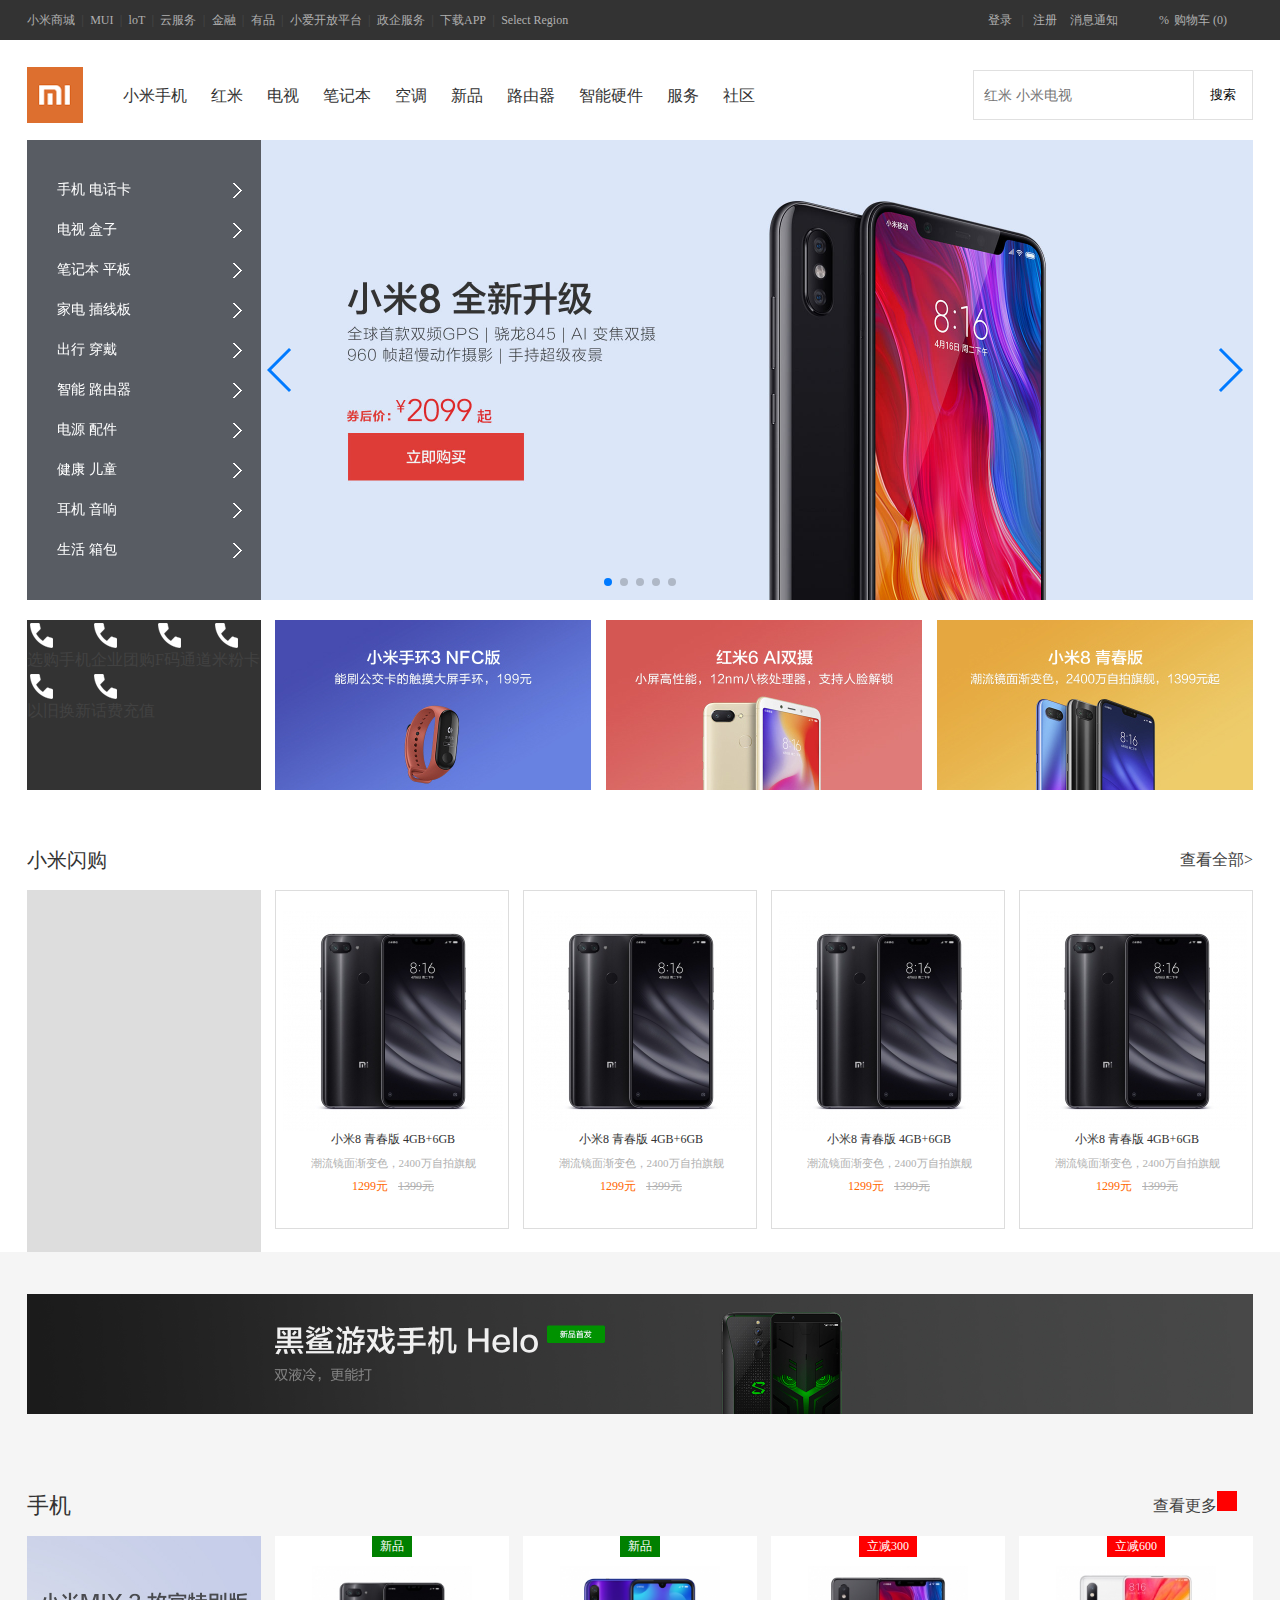
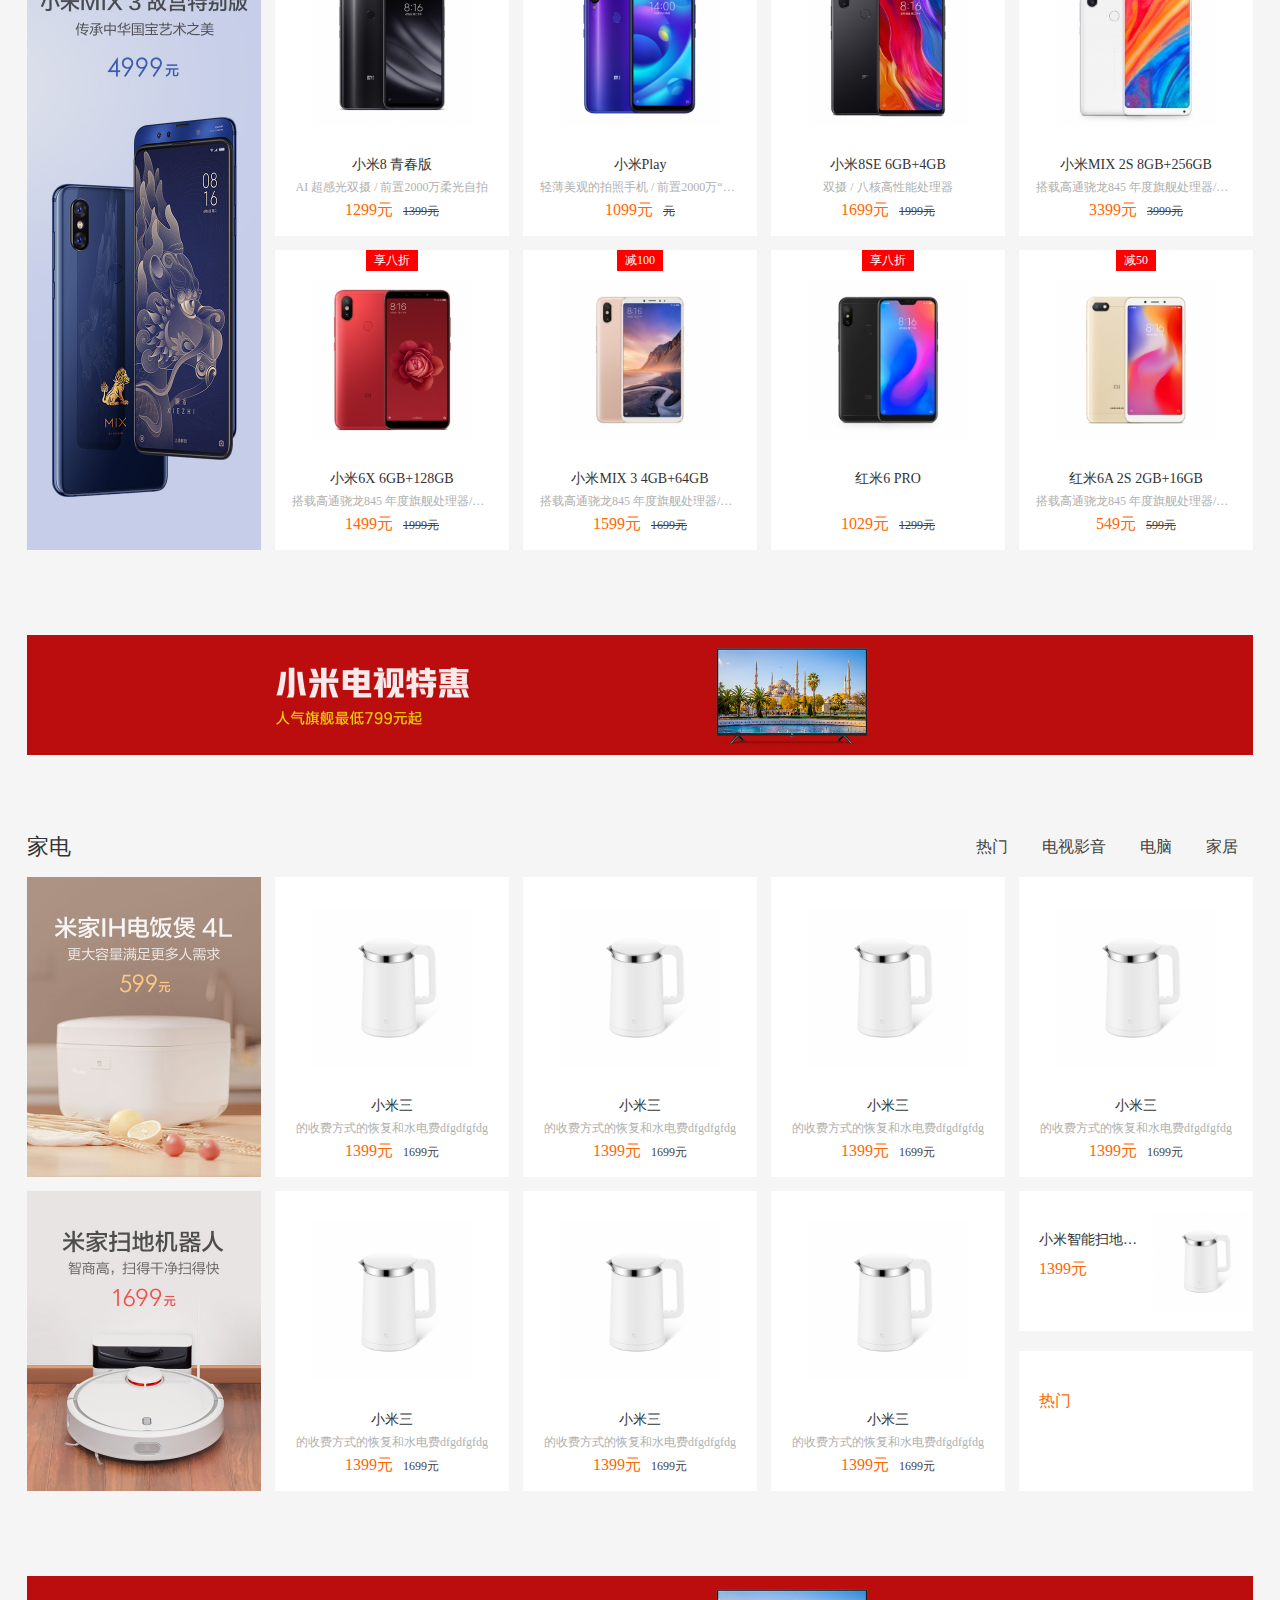
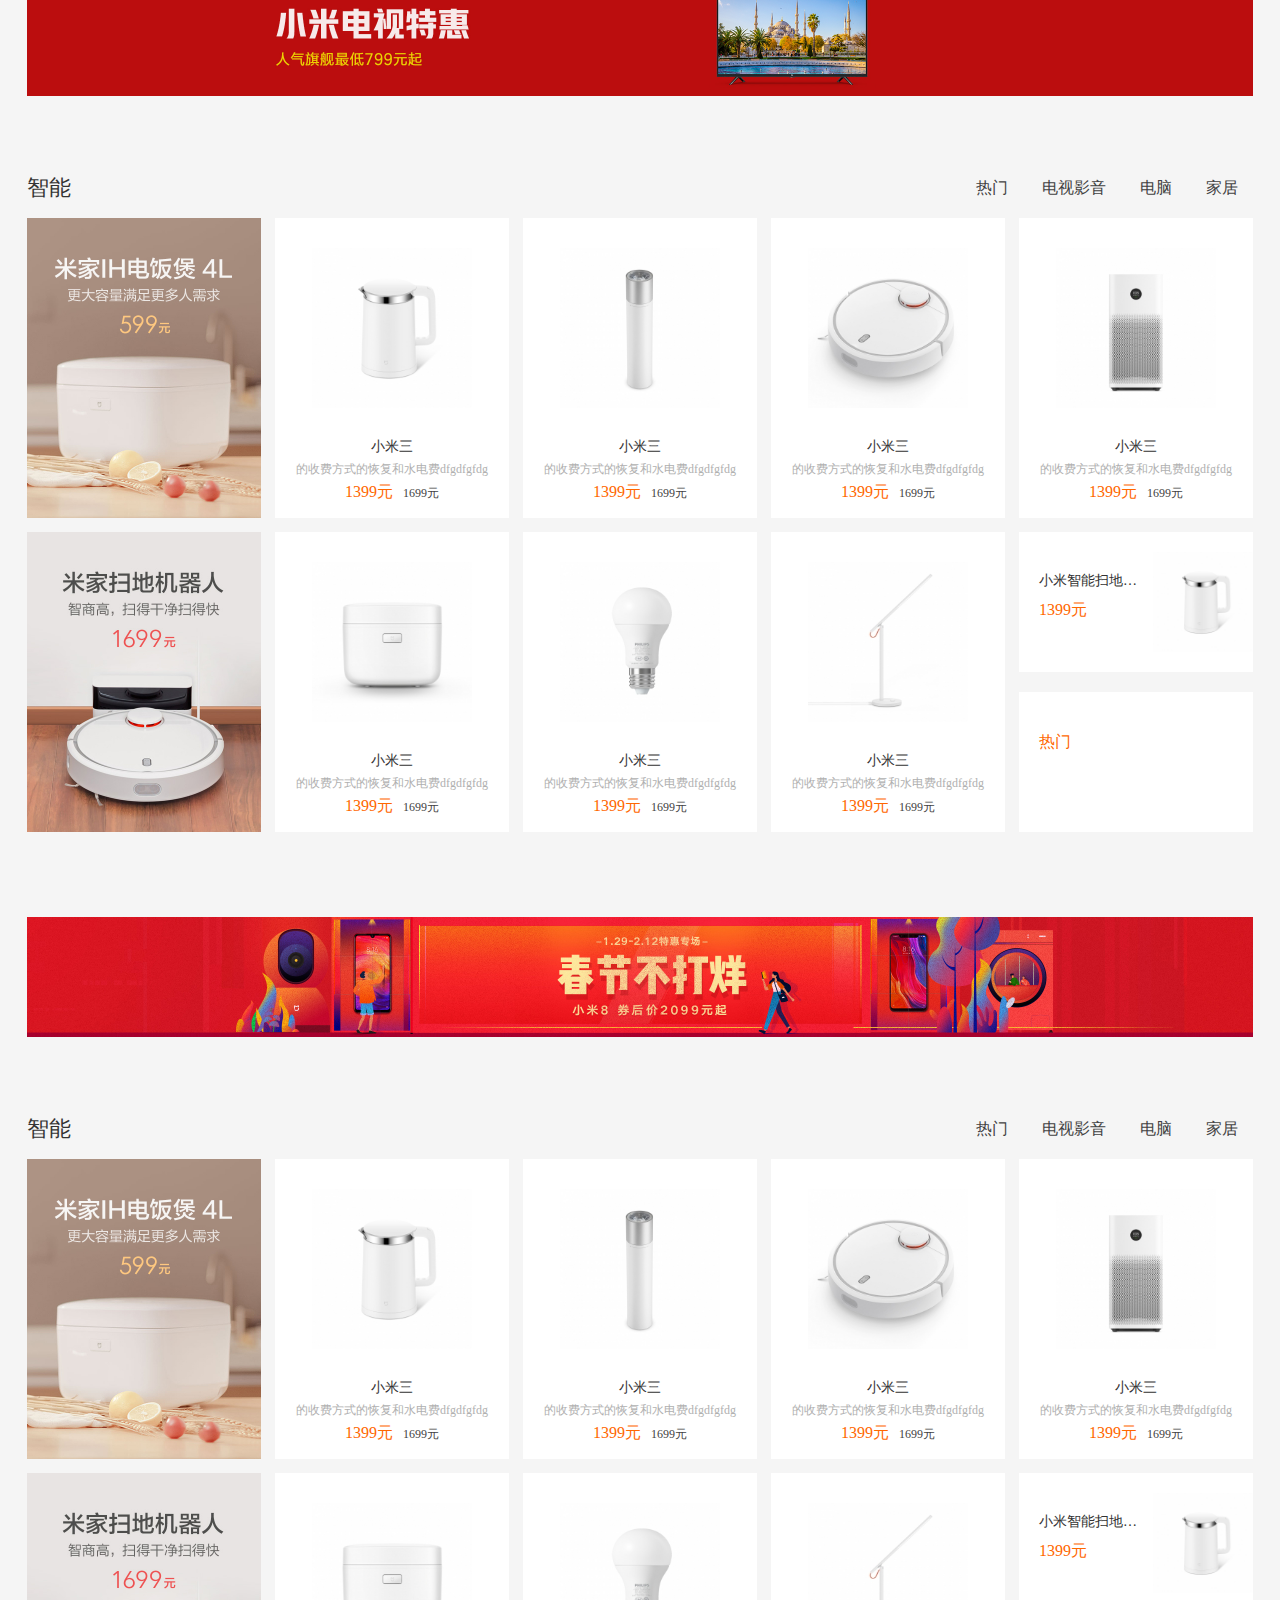
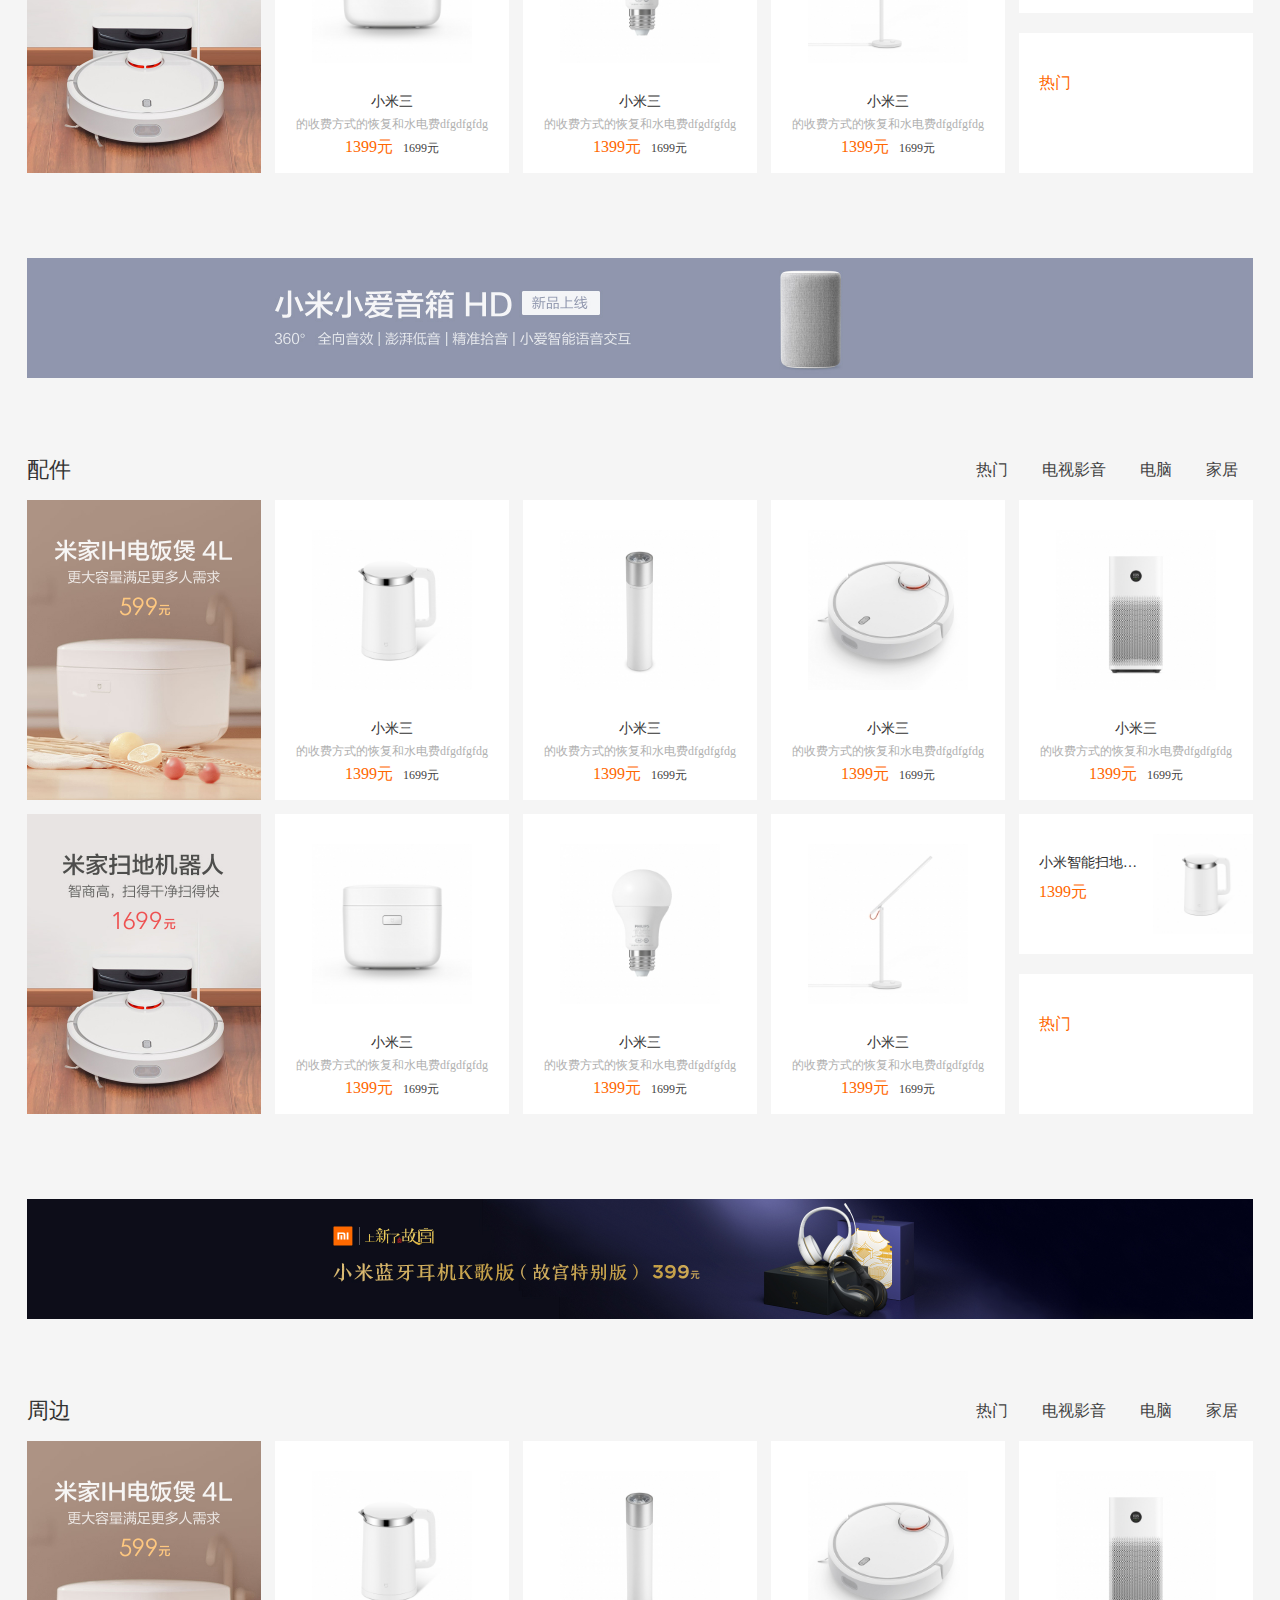
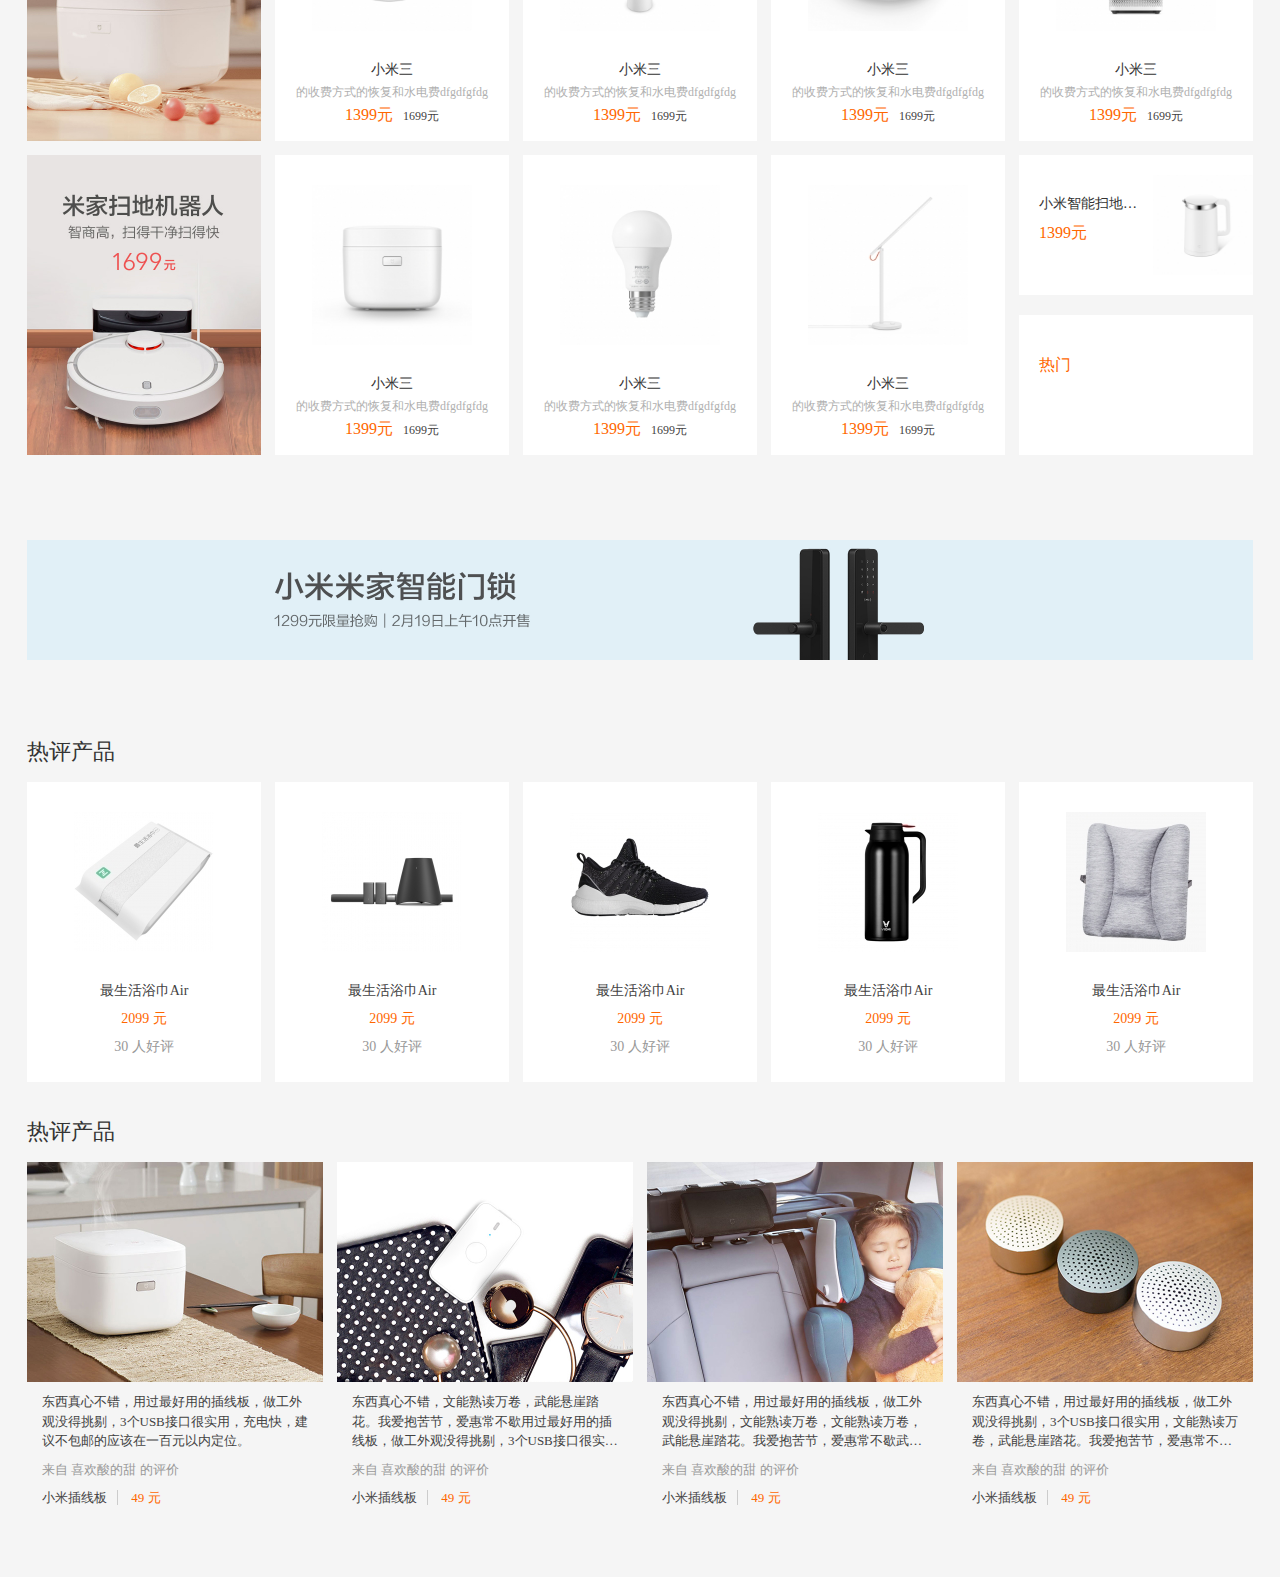
<file: index.html>
<!DOCTYPE html>
<html lang="en">

<head>
	<meta charset="UTF-8">
	<title>小米闪购</title>
	<!-- 顶部标签栏logo -->
	<link rel="shortuct icon" href="Img/favicon.ico" type="img/x-icon">
	<link rel="stylesheet" href="css/reset.css">
	<link rel="stylesheet" href="css/common.css">
	<link rel="stylesheet" href="css/home.css">
	<link rel="stylesheet" href="js/swiper-4.4.6/dist/css/swiper.css">
	<script src="js/jquery-3.3.1.js"></script>
	<script src="js/home.js"></script>
</head>

<body>
	<div class="site_topbar">
		<div class="container">
			<!-- 顶部条左边导航 -->
			<div class="topbar_nav">
				<a href="javascript:void(0)">小米商城</a>
				<span class="sep">|</span>
				<a href="javascript:void(0)">MUI</a>
				<span class="sep">|</span>
				<a href="javascript:void(0)">loT</a>
				<span class="sep">|</span>
				<a href="javascript:void(0)">云服务</a>
				<span class="sep">|</span>
				<a href="javascript:void(0)">金融</a>
				<span class="sep">|</span>
				<a href="javascript:void(0)">有品</a>
				<span class="sep">|</span>
				<a href="javascript:void(0)">小爱开放平台</a>
				<span class="sep">|</span>
				<a href="javascript:void(0)">政企服务</a>
				<span class="sep">|</span>
				<a href="javascript:void(0)">下载APP</a>
				<span class="sep">|</span>
				<a href="javascript:void(0)">Select Region</a>
			</div>
			<!-- 顶部条购物车 -->
			<div class="topbar_cart">
				<a href="" class="cart_mini">
					<i>%</i>购物车<span class="cart_mini_num"> (0)</span>
				</a>
				<div class="cart_menu" style="display:none;">您的购物车中还没有商品哦！</div>
			</div>
			<!-- 顶部条登录注册 -->
			<div class="topbar_info">
				<a href="html/login.html" class="link">登录</a>
				<span class="sep">|</span>
				<a href="html/register.html" class="link">注册</a>
				<a href="" class="notice">消息通知</a>
			</div>
		</div>
	</div>
	<!-- logo和导航以及搜索部分布局--------------------------- -->
	<div class="site_header">
		<div class="container">
			<div class="logo">
				<a href="" class="logo_ir" title="小米官网"></a>
			</div>
			<div class="header_nav">
				<ul class="nav_list">
					<li class="nav_category">
						<a href=""></a>
						<div class="site_category"></div>
					</li>
					<li class="nav_item"><a href="" class="link">
							<span>小米手机</span>
						</a></li>
					<li class="nav_item"><a href="" class="link">红米</a></li>
					<li class="nav_item"><a href="" class="link">电视</a></li>
					<li class="nav_item"><a href="" class="link">笔记本</a></li>
					<li class="nav_item"><a href="" class="link">空调</a></li>
					<li class="nav_item"><a href="" class="link">新品</a></li>
					<li class="nav_item"><a href="" class="link">路由器</a></li>
					<li class="nav_item"><a href="" class="link">智能硬件</a></li>
					<li class="nav_item"><a href="" class="link">服务</a></li>
					<li class="nav_item"><a href="" class="link">社区</a></li>
				</ul>
			</div>
			<div class="header_search">
				<form action="" class="search_form">
					<input type="search" class="search_text" placeholder="红米 小米电视">
					<input type="submit" class="search_btn iconfonts" value="搜索">
				</form>
			</div>
		</div>
		<div id="J_navMenu" class="header_nav_menu" style="display:none"></div>
	</div>

	<!-- banner -->
	<div class="home_container container">
		<div class="home_main_banner">
			<div class="product_class">
				<div class="product_big_class">
					<ul class="site_categroy_list">
						<li class="category_item"><a href="">手机 电话卡</a><i class="more"></i></li>
						<li class="category_item"><a href="">电视 盒子</a><i class="more"></i></li>
						<li class="category_item"><a href="">笔记本 平板</a><i class="more"></i></li>
						<li class="category_item"><a href="">家电 插线板</a><i class="more"></i></li>
						<li class="category_item"><a href="">出行 穿戴</a><i class="more"></i></li>
						<li class="category_item"><a href="">智能 路由器</a><i class="more"></i></li>
						<li class="category_item"><a href="">电源 配件</a><i class="more"></i></li>
						<li class="category_item"><a href="">健康 儿童</a><i class="more"></i></li>
						<li class="category_item"><a href="">耳机 音响</a><i class="more"></i></li>
						<li class="category_item"><a href="">生活 箱包</a><i class="more"></i></li>
					</ul>
				</div>
				<div class="product_small_class"></div>
			</div>
			<!-- banner -->
			<div class="banner-part">
				<div class="swiper-container">
					<div class="swiper-wrapper">
						<div class="swiper-slide"><img src="Img/bannerA.jpg" alt=""></div>
						<div class="swiper-slide"><img src="Img/bannerB.jpg" alt=""></div>
						<div class="swiper-slide"><img src="Img/bannerC.jpg" alt=""></div>
						<div class="swiper-slide"><img src="Img/bannerD.jpg" alt=""></div>
						<div class="swiper-slide"><img src="Img/bannerE.jpg" alt=""></div>
					</div>
					<!-- Add Arrows -->
					<div class="swiper-button-next"></div>
					<div class="swiper-button-prev"></div>
					<!-- Add points -->
					<div class="swiper-pagination"></div>
				</div>
			</div>
			<!-- banner下面的四个小模块 -->
			<div class="home_hero_sub">
				<div class="span6">
					<ul class="home_channel_list">
						<li class="exposure"><a href=""><img src="Img/phone.png" alt=""><span>选购手机</span></a></li>
						<li class="exposure"><a href=""><img src="Img/phone.png" alt=""><span>企业团购</span></a></li>
						<li class="exposure"><a href=""><img src="Img/phone.png" alt=""><span>F码通道</span></a></li>
						<li class="exposure"><a href=""><img src="Img/phone.png" alt=""><span>米粉卡</span></a></li>
						<li class="exposure"><a href=""><img src="Img/phone.png" alt=""><span>以旧换新</span></a></li>
						<li class="exposure"><a href=""><img src="Img/phone.png" alt=""><span>话费充值</span></a></li>
					</ul>
				</div>
				<div class="span3">
					<ul class="home_promo_list">
						<li class="first"><a href=""><img src="Img/msmall01.jpg" alt=""></a></li>
						<li class="item"><a href=""><img src="Img/msmall02.jpg" alt=""></a></li>
						<li class="item"><a href=""><img src="Img/msmall03.jpg" alt=""></a></li>
					</ul>
				</div>
			</div>
		</div>
	</div>

	<!-- 小米闪购 fresh_shop-->
	<div class="fresh_shoping">
		<div class="fresh container">
			<div class="pro_meun_title">
				<h2>小米闪购</h2>
				<div class="subtitle">
					<a href="html/LightningDeals.html"><span class="viewall">查看全部</span><i>></i></a>
				</div>
			</div>
			<div class="pro_menu freshmenu">
				<div class="adv adv_count"><a href=""></a></div>
				<ul class="newpromenu">
					<li>
						<a href="html/xiaomi8young.html">
							<img src="Img/phone01.jpg" alt="小米8 青春版">
							<p class="proname">小米8 青春版 4GB+6GB</p>
							<p class="peoinfo">潮流镜面渐变色，2400万自拍旗舰</p>
							<p class="price"><em class="curprice">1299元</em><del>1399元</del></p>
						</a>
					</li>

					<li>
						<a href="html/xiaomi8young.html">
							<img src="Img/phone01.jpg" alt="小米8 青春版">
							<p class="proname">小米8 青春版 4GB+6GB</p>
							<p class="peoinfo">潮流镜面渐变色，2400万自拍旗舰</p>
							<p class="price"><em class="curprice">1299元</em><del>1399元</del></p>
						</a>
					</li>

					<li>
						<a href="html/xiaomi8young.html">
							<img src="Img/phone01.jpg" alt="小米8 青春版">
							<p class="proname">小米8 青春版 4GB+6GB</p>
							<p class="peoinfo">潮流镜面渐变色，2400万自拍旗舰</p>
							<p class="price"><em class="curprice">1299元</em><del>1399元</del></p>
						</a>
					</li>

					<li>
						<a href="html/xiaomi8young.html">
							<img src="Img/phone01.jpg" alt="小米8 青春版">
							<p class="proname">小米8 青春版 4GB+6GB</p>
							<p class="peoinfo">潮流镜面渐变色，2400万自拍旗舰</p>
							<p class="price"><em class="curprice">1299元</em><del>1399元</del></p>
						</a>
					</li>
				</ul>
			</div>
		</div>
	</div>

	<!-- 黑鲨游戏手机 -->
	<div class="home_hot_banner">
		<a href="" class="adv_banner"><img src="Img/adv01.jpg" alt="" width="1226"></a>
	</div>

	<!-- 手机 -->
    <div class="phone_wraper">
        <div class="phone container">
            <div class="item_tittle">
                <h2>手机</h2>
                <a class="phmore">查看更多<i class="iconfont icon-more"></i> </a> 
            </div>
            <div class="menu_main">
                <div class="adv"><a href="" class="mix3_adv"><img src="Img/MMINX3.jpg" alt="" style="widows: 234px;height:614px;"></a></div>
                <div class="phone_menu">
                    <ul class="list">
                        <!-- <li class="phone_item">
                            <a href="">
                                <img src="" alt="">
                                <div class="Intro">
                                    <h3 class="product_name">小米三</h3>
                                    <p class="product_intro">的收费方式的恢复和水电费dfgdfgfdg</p>
                                    <p class="product_price">
                                        <span class="discount_pri">1399元</span>
                                        <span class="origin_pri">1699元</span>
                                    </p>
                                    <span class="salespromotion"></span>
                                </div>
                            </a>
                        </li> -->
                    </ul>
                </div>
                
            </div>
        </div>
	</div>
	
	<!-- 小米电视新年特惠 -->
	<div class="home_hot_banner">
		<a href="" class="adv_banner"><img src="Img/adv02.jpg" alt="" width="1226"></a>
	</div>

	<!-- 家电 -->
    <div class="home_appliance_wraper">
        <div class="home_appliance container">
            <div class="item_tittle">
                <h2>家电</h2>
                <div class="tabs">
                    <a href="javascript:void(0)" class="hotpro">热门</a>
                    <a href="javascript:void(0)" class="tv_flim">电视影音</a>
                    <a href="javascript:void(0)" class="computer">电脑</a>
                    <a href="javascript:void(0)" class="house_mac">家居</a>
                </div>
            </div>
            <div class="adv_menu">
                <div class="advL">
                    <ul class="adv_list">
                        <li class="item"><a href=""><img src="Img/appliance_adv01.jpg" alt=""></a></li>
                        <li class="item"><a href=""><img src="Img/appliance_adv02.jpg" alt=""></a></li>
                    </ul>
                </div>
                <div class="promenu">
                    <ul class="appliance_list tabsA">
                        <li class="proitem">
                            <a href="">
                                <img src="Img/appliance01.jpg" alt="">
                                <div class="Intro">
                                    <h3 class="product_name">小米三</h3>
                                    <p class="product_intro">的收费方式的恢复和水电费dfgdfgfdg</p>
                                    <p class="product_price">
                                        <span class="discount_pri">1399元</span>
                                        <span class="origin_pri">1699元</span>
                                    </p>
                                    <span class="salespromotion"></span>
                                </div>
                            </a>
                        </li>

                        <li class="proitem">
                            <a href="">
                                <img src="Img/appliance01.jpg" alt="">
                                <div class="Intro">
                                    <h3 class="product_name">小米三</h3>
                                    <p class="product_intro">的收费方式的恢复和水电费dfgdfgfdg</p>
                                    <p class="product_price">
                                        <span class="discount_pri">1399元</span>
                                        <span class="origin_pri">1699元</span>
                                    </p>
                                    <span class="salespromotion"></span>
                                </div>
                            </a>
                        </li>

                        <li class="proitem">
                            <a href="">
                                <img src="Img/appliance01.jpg" alt="">
                                <div class="Intro">
                                    <h3 class="product_name">小米三</h3>
                                    <p class="product_intro">的收费方式的恢复和水电费dfgdfgfdg</p>
                                    <p class="product_price">
                                        <span class="discount_pri">1399元</span>
                                        <span class="origin_pri">1699元</span>
                                    </p>
                                    <span class="salespromotion"></span>
                                </div>
                            </a>
                        </li>

                        <li class="proitem">
                            <a href="">
                                <img src="Img/appliance01.jpg" alt="">
                                <div class="Intro">
                                    <h3 class="product_name">小米三</h3>
                                    <p class="product_intro">的收费方式的恢复和水电费dfgdfgfdg</p>
                                    <p class="product_price">
                                        <span class="discount_pri">1399元</span>
                                        <span class="origin_pri">1699元</span>
                                    </p>
                                    <span class="salespromotion"></span>
                                </div>
                            </a>
                        </li>
                        
                        <li class="proitem">
                            <a href="">
                                <img src="Img/appliance01.jpg" alt="">
                                <div class="Intro">
                                    <h3 class="product_name">小米三</h3>
                                    <p class="product_intro">的收费方式的恢复和水电费dfgdfgfdg</p>
                                    <p class="product_price">
                                        <span class="discount_pri">1399元</span>
                                        <span class="origin_pri">1699元</span>
                                    </p>
                                    <span class="salespromotion"></span>
                                </div>
                            </a>
                        </li>

                        <li class="proitem">
                            <a href="">
                                <img src="Img/appliance01.jpg" alt="">
                                <div class="Intro">
                                    <h3 class="product_name">小米三</h3>
                                    <p class="product_intro">的收费方式的恢复和水电费dfgdfgfdg</p>
                                    <p class="product_price">
                                        <span class="discount_pri">1399元</span>
                                        <span class="origin_pri">1699元</span>
                                    </p>
                                    <span class="salespromotion"></span>
                                </div>
                            </a>
                        </li>

                        <li class="proitem">
                            <a href="">
                                <img src="Img/appliance01.jpg" alt="">
                                <div class="Intro">
                                    <h3 class="product_name">小米三</h3>
                                    <p class="product_intro">的收费方式的恢复和水电费dfgdfgfdg</p>
                                    <p class="product_price">
                                        <span class="discount_pri">1399元</span>
                                        <span class="origin_pri">1699元</span>
                                    </p>
                                    <span class="salespromotion"></span>
                                </div>
                            </a>
                        </li>

                        <li class="proitemL">
                            <a href="">
                                <img src="Img/appliance01.jpg" alt="">
                                <div class="Intro">
                                    <h3 class="product_name">小米智能扫地机器人</h3>
                                    <p class="product_price">
                                        <span class="discount_pri">1399元</span>
                                    </p>
                                    <span class="salespromotion"></span>
                                </div>
                            </a>
                        </li>

                        <li class="proitemL">
                            <a href="">
                                <i class="iconfont icon-more3"></i>
                                <div class="Intro">
                                    <h3 class="product_name more">浏览更多</h3>
                                    <p class="product_price">
                                        <span class="discount_pri">热门</span>
                                    </p>
                                </div>
                            </a>
                        </li>
                    </ul>

                    <ul class="appliance_list tabsB">
                            <li class="proitem">
                                <a href="">
                                    <img src="Img/appliance01.jpg" alt="">
                                    <div class="Intro">
                                        <h3 class="product_name">小米三</h3>
                                        <p class="product_intro">的收费方式的恢复和水电费dfgdfgfdg</p>
                                        <p class="product_price">
                                            <span class="discount_pri">1399元</span>
                                            <span class="origin_pri">1699元</span>
                                        </p>
                                        <span class="salespromotion"></span>
                                    </div>
                                </a>
                            </li>
    
                            <li class="proitem">
                                <a href="">
                                    <img src="Img/appliance01.jpg" alt="">
                                    <div class="Intro">
                                        <h3 class="product_name">小米三</h3>
                                        <p class="product_intro">的收费方式的恢复和水电费dfgdfgfdg</p>
                                        <p class="product_price">
                                            <span class="discount_pri">1399元</span>
                                            <span class="origin_pri">1699元</span>
                                        </p>
                                        <span class="salespromotion"></span>
                                    </div>
                                </a>
                            </li>
    
                            <li class="proitem">
                                <a href="">
                                    <img src="Img/appliance01.jpg" alt="">
                                    <div class="Intro">
                                        <h3 class="product_name">小米三</h3>
                                        <p class="product_intro">的收费方式的恢复和水电费dfgdfgfdg</p>
                                        <p class="product_price">
                                            <span class="discount_pri">1399元</span>
                                            <span class="origin_pri">1699元</span>
                                        </p>
                                        <span class="salespromotion"></span>
                                    </div>
                                </a>
                            </li>
    
                            <li class="proitem">
                                <a href="">
                                    <img src="Img/appliance01.jpg" alt="">
                                    <div class="Intro">
                                        <h3 class="product_name">小米三</h3>
                                        <p class="product_intro">的收费方式的恢复和水电费dfgdfgfdg</p>
                                        <p class="product_price">
                                            <span class="discount_pri">1399元</span>
                                            <span class="origin_pri">1699元</span>
                                        </p>
                                        <span class="salespromotion"></span>
                                    </div>
                                </a>
                            </li>
                            
                            <li class="proitem">
                                <a href="">
                                    <img src="Img/appliance01.jpg" alt="">
                                    <div class="Intro">
                                        <h3 class="product_name">小米三</h3>
                                        <p class="product_intro">的收费方式的恢复和水电费dfgdfgfdg</p>
                                        <p class="product_price">
                                            <span class="discount_pri">1399元</span>
                                            <span class="origin_pri">1699元</span>
                                        </p>
                                        <span class="salespromotion"></span>
                                    </div>
                                </a>
                            </li>
    
                            <li class="proitem">
                                <a href="">
                                    <img src="Img/appliance01.jpg" alt="">
                                    <div class="Intro">
                                        <h3 class="product_name">小米三</h3>
                                        <p class="product_intro">的收费方式的恢复和水电费dfgdfgfdg</p>
                                        <p class="product_price">
                                            <span class="discount_pri">1399元</span>
                                            <span class="origin_pri">1699元</span>
                                        </p>
                                        <span class="salespromotion"></span>
                                    </div>
                                </a>
                            </li>
    
                            <li class="proitem">
                                <a href="">
                                    <img src="Img/appliance01.jpg" alt="">
                                    <div class="Intro">
                                        <h3 class="product_name">小米三</h3>
                                        <p class="product_intro">的收费方式的恢复和水电费dfgdfgfdg</p>
                                        <p class="product_price">
                                            <span class="discount_pri">1399元</span>
                                            <span class="origin_pri">1699元</span>
                                        </p>
                                        <span class="salespromotion"></span>
                                    </div>
                                </a>
                            </li>
    
                            <li class="proitemL">
                                <a href="">
                                    <img src="Img/appliance01.jpg" alt="">
                                    <div class="Intro">
                                        <h3 class="product_name">小米净水器</h3>
                                        <p class="product_price">
                                            <span class="discount_pri">1399元</span>
                                        </p>
                                    </div>
                                </a>
                            </li>
    
                            <li class="proitemL">
                                <a href="">
                                    <img src="Img/appliance01.jpg" alt="">
                                    <div class="Intro">
                                        <h3 class="product_name">浏览更多</h3>
                                        <p class="product_price">
                                            <span class="discount_pri">热门</span>
                                        </p>
                                    </div>
                                </a>
                            </li>
                        </ul>
                </div>
            </div>
        </div>
	</div>
	
	<!-- 小米电视新年特惠 -->
	<div class="home_hot_banner">
		<a href="" class="adv_banner"><img src="Img/adv02.jpg" alt="" width="1226"></a>
	</div>

	<!-- 智能 -->
    <div class="home_appliance_wraper">
        <div class="home_appliance container">
            <div class="item_tittle">
                <h2>智能</h2>
                <div class="tabs">
                    <a href="javascript:void(0)" class="hotpro">热门</a>
                    <a href="javascript:void(0)" class="tv_flim">电视影音</a>
                    <a href="javascript:void(0)" class="computer">电脑</a>
                    <a href="javascript:void(0)" class="house_mac">家居</a>
                </div>
            </div>
            <div class="adv_menu">
                <div class="advL">
                    <ul class="adv_list">
                        <li class="item"><a href=""><img src="Img/appliance_adv01.jpg" alt=""></a></li>
                        <li class="item"><a href=""><img src="Img/appliance_adv02.jpg" alt=""></a></li>
                    </ul>
                </div>
                <div class="promenu">
                    <ul class="appliance_list tabsA">
                        <li class="proitem">
                            <a href="">
                                <img src="Img/appliance01.jpg" alt="">
                                <div class="Intro">
                                    <h3 class="product_name">小米三</h3>
                                    <p class="product_intro">的收费方式的恢复和水电费dfgdfgfdg</p>
                                    <p class="product_price">
                                        <span class="discount_pri">1399元</span>
                                        <span class="origin_pri">1699元</span>
                                    </p>
                                    <span class="salespromotion"></span>
                                </div>
                            </a>
                        </li>

                        <li class="proitem">
                            <a href="">
                                <img src="Img/appliance02.jpg" alt="">
                                <div class="Intro">
                                    <h3 class="product_name">小米三</h3>
                                    <p class="product_intro">的收费方式的恢复和水电费dfgdfgfdg</p>
                                    <p class="product_price">
                                        <span class="discount_pri">1399元</span>
                                        <span class="origin_pri">1699元</span>
                                    </p>
                                    <span class="salespromotion"></span>
                                </div>
                            </a>
                        </li>

                        <li class="proitem">
                            <a href="">
                                <img src="Img/appliance03.jpg" alt="">
                                <div class="Intro">
                                    <h3 class="product_name">小米三</h3>
                                    <p class="product_intro">的收费方式的恢复和水电费dfgdfgfdg</p>
                                    <p class="product_price">
                                        <span class="discount_pri">1399元</span>
                                        <span class="origin_pri">1699元</span>
                                    </p>
                                    <span class="salespromotion"></span>
                                </div>
                            </a>
                        </li>

                        <li class="proitem">
                            <a href="">
                                <img src="Img/appliance04.jpg" alt="">
                                <div class="Intro">
                                    <h3 class="product_name">小米三</h3>
                                    <p class="product_intro">的收费方式的恢复和水电费dfgdfgfdg</p>
                                    <p class="product_price">
                                        <span class="discount_pri">1399元</span>
                                        <span class="origin_pri">1699元</span>
                                    </p>
                                    <span class="salespromotion"></span>
                                </div>
                            </a>
                        </li>
                        
                        <li class="proitem">
                            <a href="">
                                <img src="Img/appliance05.jpg" alt="">
                                <div class="Intro">
                                    <h3 class="product_name">小米三</h3>
                                    <p class="product_intro">的收费方式的恢复和水电费dfgdfgfdg</p>
                                    <p class="product_price">
                                        <span class="discount_pri">1399元</span>
                                        <span class="origin_pri">1699元</span>
                                    </p>
                                    <span class="salespromotion"></span>
                                </div>
                            </a>
                        </li>

                        <li class="proitem">
                            <a href="">
                                <img src="Img/appliance06.jpg" alt="">
                                <div class="Intro">
                                    <h3 class="product_name">小米三</h3>
                                    <p class="product_intro">的收费方式的恢复和水电费dfgdfgfdg</p>
                                    <p class="product_price">
                                        <span class="discount_pri">1399元</span>
                                        <span class="origin_pri">1699元</span>
                                    </p>
                                    <span class="salespromotion"></span>
                                </div>
                            </a>
                        </li>

                        <li class="proitem">
                            <a href="">
                                <img src="Img/appliance07.jpg" alt="">
                                <div class="Intro">
                                    <h3 class="product_name">小米三</h3>
                                    <p class="product_intro">的收费方式的恢复和水电费dfgdfgfdg</p>
                                    <p class="product_price">
                                        <span class="discount_pri">1399元</span>
                                        <span class="origin_pri">1699元</span>
                                    </p>
                                    <span class="salespromotion"></span>
                                </div>
                            </a>
                        </li>

                        <li class="proitemL">
                            <a href="">
                                <img src="Img/appliance01.jpg" alt="">
                                <div class="Intro">
                                    <h3 class="product_name">小米智能扫地机器人</h3>
                                    <p class="product_price">
                                        <span class="discount_pri">1399元</span>
                                    </p>
                                    <span class="salespromotion"></span>
                                </div>
                            </a>
                        </li>

                        <li class="proitemL">
                            <a href="">
                                <i class="iconfont icon-more3"></i>
                                <div class="Intro">
                                    <h3 class="product_name more">浏览更多</h3>
                                    <p class="product_price">
                                        <span class="discount_pri">热门</span>
                                    </p>
                                </div>
                            </a>
                        </li>
                    </ul>

                    <ul class="appliance_list tabsB">
                            <li class="proitem">
                                <a href="">
                                    <img src="Img/appliance01.jpg" alt="">
                                    <div class="Intro">
                                        <h3 class="product_name">小米三</h3>
                                        <p class="product_intro">的收费方式的恢复和水电费dfgdfgfdg</p>
                                        <p class="product_price">
                                            <span class="discount_pri">1399元</span>
                                            <span class="origin_pri">1699元</span>
                                        </p>
                                        <span class="salespromotion"></span>
                                    </div>
                                </a>
                            </li>
    
                            <li class="proitem">
                                <a href="">
                                    <img src="Img/appliance01.jpg" alt="">
                                    <div class="Intro">
                                        <h3 class="product_name">小米三</h3>
                                        <p class="product_intro">的收费方式的恢复和水电费dfgdfgfdg</p>
                                        <p class="product_price">
                                            <span class="discount_pri">1399元</span>
                                            <span class="origin_pri">1699元</span>
                                        </p>
                                        <span class="salespromotion"></span>
                                    </div>
                                </a>
                            </li>
    
                            <li class="proitem">
                                <a href="">
                                    <img src="Img/appliance01.jpg" alt="">
                                    <div class="Intro">
                                        <h3 class="product_name">小米三</h3>
                                        <p class="product_intro">的收费方式的恢复和水电费dfgdfgfdg</p>
                                        <p class="product_price">
                                            <span class="discount_pri">1399元</span>
                                            <span class="origin_pri">1699元</span>
                                        </p>
                                        <span class="salespromotion"></span>
                                    </div>
                                </a>
                            </li>
    
                            <li class="proitem">
                                <a href="">
                                    <img src="Img/appliance01.jpg" alt="">
                                    <div class="Intro">
                                        <h3 class="product_name">小米三</h3>
                                        <p class="product_intro">的收费方式的恢复和水电费dfgdfgfdg</p>
                                        <p class="product_price">
                                            <span class="discount_pri">1399元</span>
                                            <span class="origin_pri">1699元</span>
                                        </p>
                                        <span class="salespromotion"></span>
                                    </div>
                                </a>
                            </li>
                            
                            <li class="proitem">
                                <a href="">
                                    <img src="Img/appliance01.jpg" alt="">
                                    <div class="Intro">
                                        <h3 class="product_name">小米三</h3>
                                        <p class="product_intro">的收费方式的恢复和水电费dfgdfgfdg</p>
                                        <p class="product_price">
                                            <span class="discount_pri">1399元</span>
                                            <span class="origin_pri">1699元</span>
                                        </p>
                                        <span class="salespromotion"></span>
                                    </div>
                                </a>
                            </li>
    
                            <li class="proitem">
                                <a href="">
                                    <img src="Img/appliance01.jpg" alt="">
                                    <div class="Intro">
                                        <h3 class="product_name">小米三</h3>
                                        <p class="product_intro">的收费方式的恢复和水电费dfgdfgfdg</p>
                                        <p class="product_price">
                                            <span class="discount_pri">1399元</span>
                                            <span class="origin_pri">1699元</span>
                                        </p>
                                        <span class="salespromotion"></span>
                                    </div>
                                </a>
                            </li>
    
                            <li class="proitem">
                                <a href="">
                                    <img src="Img/appliance01.jpg" alt="">
                                    <div class="Intro">
                                        <h3 class="product_name">小米三</h3>
                                        <p class="product_intro">的收费方式的恢复和水电费dfgdfgfdg</p>
                                        <p class="product_price">
                                            <span class="discount_pri">1399元</span>
                                            <span class="origin_pri">1699元</span>
                                        </p>
                                        <span class="salespromotion"></span>
                                    </div>
                                </a>
                            </li>
    
                            <li class="proitemL">
                                <a href="">
                                    <img src="Img/appliance01.jpg" alt="">
                                    <div class="Intro">
                                        <h3 class="product_name">小米净水器</h3>
                                        <p class="product_price">
                                            <span class="discount_pri">1399元</span>
                                        </p>
                                    </div>
                                </a>
                            </li>
    
                            <li class="proitemL">
                                <a href="">
                                    <img src="Img/appliance01.jpg" alt="">
                                    <div class="Intro">
                                        <h3 class="product_name">浏览更多</h3>
                                        <p class="product_price">
                                            <span class="discount_pri">热门</span>
                                        </p>
                                    </div>
                                </a>
                            </li>
                        </ul>
                </div>
            </div>
        </div>
	</div>
	
	<!-- 春节不打烊 -->
	<div class="home_hot_banner">
		<a href="" class="adv_banner"><img src="Img/adv04.jpg" alt="" width="1226"></a>
	</div>

	<!-- 智能 -->
    <div class="home_appliance_wraper">
        <div class="home_appliance container">
            <div class="item_tittle">
                <h2>智能</h2>
                <div class="tabs">
                    <a href="javascript:void(0)" class="hotpro">热门</a>
                    <a href="javascript:void(0)" class="tv_flim">电视影音</a>
                    <a href="javascript:void(0)" class="computer">电脑</a>
                    <a href="javascript:void(0)" class="house_mac">家居</a>
                </div>
            </div>
            <div class="adv_menu">
                <div class="advL">
                    <ul class="adv_list">
                        <li class="item"><a href=""><img src="Img/appliance_adv01.jpg" alt=""></a></li>
                        <li class="item"><a href=""><img src="Img/appliance_adv02.jpg" alt=""></a></li>
                    </ul>
                </div>
                <div class="promenu">
                    <ul class="appliance_list tabsA">
                        <li class="proitem">
                            <a href="">
                                <img src="Img/appliance01.jpg" alt="">
                                <div class="Intro">
                                    <h3 class="product_name">小米三</h3>
                                    <p class="product_intro">的收费方式的恢复和水电费dfgdfgfdg</p>
                                    <p class="product_price">
                                        <span class="discount_pri">1399元</span>
                                        <span class="origin_pri">1699元</span>
                                    </p>
                                    <span class="salespromotion"></span>
                                </div>
                            </a>
                        </li>

                        <li class="proitem">
                            <a href="">
                                <img src="Img/appliance02.jpg" alt="">
                                <div class="Intro">
                                    <h3 class="product_name">小米三</h3>
                                    <p class="product_intro">的收费方式的恢复和水电费dfgdfgfdg</p>
                                    <p class="product_price">
                                        <span class="discount_pri">1399元</span>
                                        <span class="origin_pri">1699元</span>
                                    </p>
                                    <span class="salespromotion"></span>
                                </div>
                            </a>
                        </li>

                        <li class="proitem">
                            <a href="">
                                <img src="Img/appliance03.jpg" alt="">
                                <div class="Intro">
                                    <h3 class="product_name">小米三</h3>
                                    <p class="product_intro">的收费方式的恢复和水电费dfgdfgfdg</p>
                                    <p class="product_price">
                                        <span class="discount_pri">1399元</span>
                                        <span class="origin_pri">1699元</span>
                                    </p>
                                    <span class="salespromotion"></span>
                                </div>
                            </a>
                        </li>

                        <li class="proitem">
                            <a href="">
                                <img src="Img/appliance04.jpg" alt="">
                                <div class="Intro">
                                    <h3 class="product_name">小米三</h3>
                                    <p class="product_intro">的收费方式的恢复和水电费dfgdfgfdg</p>
                                    <p class="product_price">
                                        <span class="discount_pri">1399元</span>
                                        <span class="origin_pri">1699元</span>
                                    </p>
                                    <span class="salespromotion"></span>
                                </div>
                            </a>
                        </li>
                        
                        <li class="proitem">
                            <a href="">
                                <img src="Img/appliance05.jpg" alt="">
                                <div class="Intro">
                                    <h3 class="product_name">小米三</h3>
                                    <p class="product_intro">的收费方式的恢复和水电费dfgdfgfdg</p>
                                    <p class="product_price">
                                        <span class="discount_pri">1399元</span>
                                        <span class="origin_pri">1699元</span>
                                    </p>
                                    <span class="salespromotion"></span>
                                </div>
                            </a>
                        </li>

                        <li class="proitem">
                            <a href="">
                                <img src="Img/appliance06.jpg" alt="">
                                <div class="Intro">
                                    <h3 class="product_name">小米三</h3>
                                    <p class="product_intro">的收费方式的恢复和水电费dfgdfgfdg</p>
                                    <p class="product_price">
                                        <span class="discount_pri">1399元</span>
                                        <span class="origin_pri">1699元</span>
                                    </p>
                                    <span class="salespromotion"></span>
                                </div>
                            </a>
                        </li>

                        <li class="proitem">
                            <a href="">
                                <img src="Img/appliance07.jpg" alt="">
                                <div class="Intro">
                                    <h3 class="product_name">小米三</h3>
                                    <p class="product_intro">的收费方式的恢复和水电费dfgdfgfdg</p>
                                    <p class="product_price">
                                        <span class="discount_pri">1399元</span>
                                        <span class="origin_pri">1699元</span>
                                    </p>
                                    <span class="salespromotion"></span>
                                </div>
                            </a>
                        </li>

                        <li class="proitemL">
                            <a href="">
                                <img src="Img/appliance01.jpg" alt="">
                                <div class="Intro">
                                    <h3 class="product_name">小米智能扫地机器人</h3>
                                    <p class="product_price">
                                        <span class="discount_pri">1399元</span>
                                    </p>
                                    <span class="salespromotion"></span>
                                </div>
                            </a>
                        </li>

                        <li class="proitemL">
                            <a href="">
                                <i class="iconfont icon-more3"></i>
                                <div class="Intro">
                                    <h3 class="product_name more">浏览更多</h3>
                                    <p class="product_price">
                                        <span class="discount_pri">热门</span>
                                    </p>
                                </div>
                            </a>
                        </li>
                    </ul>

                    <ul class="appliance_list tabsB">
                            <li class="proitem">
                                <a href="">
                                    <img src="Img/appliance01.jpg" alt="">
                                    <div class="Intro">
                                        <h3 class="product_name">小米三</h3>
                                        <p class="product_intro">的收费方式的恢复和水电费dfgdfgfdg</p>
                                        <p class="product_price">
                                            <span class="discount_pri">1399元</span>
                                            <span class="origin_pri">1699元</span>
                                        </p>
                                        <span class="salespromotion"></span>
                                    </div>
                                </a>
                            </li>
    
                            <li class="proitem">
                                <a href="">
                                    <img src="Img/appliance01.jpg" alt="">
                                    <div class="Intro">
                                        <h3 class="product_name">小米三</h3>
                                        <p class="product_intro">的收费方式的恢复和水电费dfgdfgfdg</p>
                                        <p class="product_price">
                                            <span class="discount_pri">1399元</span>
                                            <span class="origin_pri">1699元</span>
                                        </p>
                                        <span class="salespromotion"></span>
                                    </div>
                                </a>
                            </li>
    
                            <li class="proitem">
                                <a href="">
                                    <img src="Img/appliance01.jpg" alt="">
                                    <div class="Intro">
                                        <h3 class="product_name">小米三</h3>
                                        <p class="product_intro">的收费方式的恢复和水电费dfgdfgfdg</p>
                                        <p class="product_price">
                                            <span class="discount_pri">1399元</span>
                                            <span class="origin_pri">1699元</span>
                                        </p>
                                        <span class="salespromotion"></span>
                                    </div>
                                </a>
                            </li>
    
                            <li class="proitem">
                                <a href="">
                                    <img src="Img/appliance01.jpg" alt="">
                                    <div class="Intro">
                                        <h3 class="product_name">小米三</h3>
                                        <p class="product_intro">的收费方式的恢复和水电费dfgdfgfdg</p>
                                        <p class="product_price">
                                            <span class="discount_pri">1399元</span>
                                            <span class="origin_pri">1699元</span>
                                        </p>
                                        <span class="salespromotion"></span>
                                    </div>
                                </a>
                            </li>
                            
                            <li class="proitem">
                                <a href="">
                                    <img src="Img/appliance01.jpg" alt="">
                                    <div class="Intro">
                                        <h3 class="product_name">小米三</h3>
                                        <p class="product_intro">的收费方式的恢复和水电费dfgdfgfdg</p>
                                        <p class="product_price">
                                            <span class="discount_pri">1399元</span>
                                            <span class="origin_pri">1699元</span>
                                        </p>
                                        <span class="salespromotion"></span>
                                    </div>
                                </a>
                            </li>
    
                            <li class="proitem">
                                <a href="">
                                    <img src="Img/appliance01.jpg" alt="">
                                    <div class="Intro">
                                        <h3 class="product_name">小米三</h3>
                                        <p class="product_intro">的收费方式的恢复和水电费dfgdfgfdg</p>
                                        <p class="product_price">
                                            <span class="discount_pri">1399元</span>
                                            <span class="origin_pri">1699元</span>
                                        </p>
                                        <span class="salespromotion"></span>
                                    </div>
                                </a>
                            </li>
    
                            <li class="proitem">
                                <a href="">
                                    <img src="Img/appliance01.jpg" alt="">
                                    <div class="Intro">
                                        <h3 class="product_name">小米三</h3>
                                        <p class="product_intro">的收费方式的恢复和水电费dfgdfgfdg</p>
                                        <p class="product_price">
                                            <span class="discount_pri">1399元</span>
                                            <span class="origin_pri">1699元</span>
                                        </p>
                                        <span class="salespromotion"></span>
                                    </div>
                                </a>
                            </li>
    
                            <li class="proitemL">
                                <a href="">
                                    <img src="Img/appliance01.jpg" alt="">
                                    <div class="Intro">
                                        <h3 class="product_name">小米净水器</h3>
                                        <p class="product_price">
                                            <span class="discount_pri">1399元</span>
                                        </p>
                                    </div>
                                </a>
                            </li>
    
                            <li class="proitemL">
                                <a href="">
                                    <img src="Img/appliance01.jpg" alt="">
                                    <div class="Intro">
                                        <h3 class="product_name">浏览更多</h3>
                                        <p class="product_price">
                                            <span class="discount_pri">热门</span>
                                        </p>
                                    </div>
                                </a>
                            </li>
                        </ul>
                </div>
            </div>
        </div>
	</div>
	
	<!-- 春节不打烊 -->
	<div class="home_hot_banner">
		<a href="" class="adv_banner"><img src="Img/adv03.jpg" alt="" width="1226"></a>
	</div>

	<!-- 配件 -->
    <div class="home_appliance_wraper">
        <div class="home_appliance container">
            <div class="item_tittle">
                <h2>配件</h2>
                <div class="tabs">
                    <a href="javascript:void(0)" class="hotpro">热门</a>
                    <a href="javascript:void(0)" class="tv_flim">电视影音</a>
                    <a href="javascript:void(0)" class="computer">电脑</a>
                    <a href="javascript:void(0)" class="house_mac">家居</a>
                </div>
            </div>
            <div class="adv_menu">
                <div class="advL">
                    <ul class="adv_list">
                        <li class="item"><a href=""><img src="Img/appliance_adv01.jpg" alt=""></a></li>
                        <li class="item"><a href=""><img src="Img/appliance_adv02.jpg" alt=""></a></li>
                    </ul>
                </div>
                <div class="promenu">
                    <ul class="appliance_list tabsA">
                        <li class="proitem">
                            <a href="">
                                <img src="Img/appliance01.jpg" alt="">
                                <div class="Intro">
                                    <h3 class="product_name">小米三</h3>
                                    <p class="product_intro">的收费方式的恢复和水电费dfgdfgfdg</p>
                                    <p class="product_price">
                                        <span class="discount_pri">1399元</span>
                                        <span class="origin_pri">1699元</span>
                                    </p>
                                    <span class="salespromotion"></span>
                                </div>
                            </a>
                        </li>

                        <li class="proitem">
                            <a href="">
                                <img src="Img/appliance02.jpg" alt="">
                                <div class="Intro">
                                    <h3 class="product_name">小米三</h3>
                                    <p class="product_intro">的收费方式的恢复和水电费dfgdfgfdg</p>
                                    <p class="product_price">
                                        <span class="discount_pri">1399元</span>
                                        <span class="origin_pri">1699元</span>
                                    </p>
                                    <span class="salespromotion"></span>
                                </div>
                            </a>
                        </li>

                        <li class="proitem">
                            <a href="">
                                <img src="Img/appliance03.jpg" alt="">
                                <div class="Intro">
                                    <h3 class="product_name">小米三</h3>
                                    <p class="product_intro">的收费方式的恢复和水电费dfgdfgfdg</p>
                                    <p class="product_price">
                                        <span class="discount_pri">1399元</span>
                                        <span class="origin_pri">1699元</span>
                                    </p>
                                    <span class="salespromotion"></span>
                                </div>
                            </a>
                        </li>

                        <li class="proitem">
                            <a href="">
                                <img src="Img/appliance04.jpg" alt="">
                                <div class="Intro">
                                    <h3 class="product_name">小米三</h3>
                                    <p class="product_intro">的收费方式的恢复和水电费dfgdfgfdg</p>
                                    <p class="product_price">
                                        <span class="discount_pri">1399元</span>
                                        <span class="origin_pri">1699元</span>
                                    </p>
                                    <span class="salespromotion"></span>
                                </div>
                            </a>
                        </li>
                        
                        <li class="proitem">
                            <a href="">
                                <img src="Img/appliance05.jpg" alt="">
                                <div class="Intro">
                                    <h3 class="product_name">小米三</h3>
                                    <p class="product_intro">的收费方式的恢复和水电费dfgdfgfdg</p>
                                    <p class="product_price">
                                        <span class="discount_pri">1399元</span>
                                        <span class="origin_pri">1699元</span>
                                    </p>
                                    <span class="salespromotion"></span>
                                </div>
                            </a>
                        </li>

                        <li class="proitem">
                            <a href="">
                                <img src="Img/appliance06.jpg" alt="">
                                <div class="Intro">
                                    <h3 class="product_name">小米三</h3>
                                    <p class="product_intro">的收费方式的恢复和水电费dfgdfgfdg</p>
                                    <p class="product_price">
                                        <span class="discount_pri">1399元</span>
                                        <span class="origin_pri">1699元</span>
                                    </p>
                                    <span class="salespromotion"></span>
                                </div>
                            </a>
                        </li>

                        <li class="proitem">
                            <a href="">
                                <img src="Img/appliance07.jpg" alt="">
                                <div class="Intro">
                                    <h3 class="product_name">小米三</h3>
                                    <p class="product_intro">的收费方式的恢复和水电费dfgdfgfdg</p>
                                    <p class="product_price">
                                        <span class="discount_pri">1399元</span>
                                        <span class="origin_pri">1699元</span>
                                    </p>
                                    <span class="salespromotion"></span>
                                </div>
                            </a>
                        </li>

                        <li class="proitemL">
                            <a href="">
                                <img src="Img/appliance01.jpg" alt="">
                                <div class="Intro">
                                    <h3 class="product_name">小米智能扫地机器人</h3>
                                    <p class="product_price">
                                        <span class="discount_pri">1399元</span>
                                    </p>
                                    <span class="salespromotion"></span>
                                </div>
                            </a>
                        </li>

                        <li class="proitemL">
                            <a href="">
                                <i class="iconfont icon-more3"></i>
                                <div class="Intro">
                                    <h3 class="product_name more">浏览更多</h3>
                                    <p class="product_price">
                                        <span class="discount_pri">热门</span>
                                    </p>
                                </div>
                            </a>
                        </li>
                    </ul>

                    <ul class="appliance_list tabsB">
                            <li class="proitem">
                                <a href="">
                                    <img src="Img/appliance01.jpg" alt="">
                                    <div class="Intro">
                                        <h3 class="product_name">小米三</h3>
                                        <p class="product_intro">的收费方式的恢复和水电费dfgdfgfdg</p>
                                        <p class="product_price">
                                            <span class="discount_pri">1399元</span>
                                            <span class="origin_pri">1699元</span>
                                        </p>
                                        <span class="salespromotion"></span>
                                    </div>
                                </a>
                            </li>
    
                            <li class="proitem">
                                <a href="">
                                    <img src="Img/appliance01.jpg" alt="">
                                    <div class="Intro">
                                        <h3 class="product_name">小米三</h3>
                                        <p class="product_intro">的收费方式的恢复和水电费dfgdfgfdg</p>
                                        <p class="product_price">
                                            <span class="discount_pri">1399元</span>
                                            <span class="origin_pri">1699元</span>
                                        </p>
                                        <span class="salespromotion"></span>
                                    </div>
                                </a>
                            </li>
    
                            <li class="proitem">
                                <a href="">
                                    <img src="Img/appliance01.jpg" alt="">
                                    <div class="Intro">
                                        <h3 class="product_name">小米三</h3>
                                        <p class="product_intro">的收费方式的恢复和水电费dfgdfgfdg</p>
                                        <p class="product_price">
                                            <span class="discount_pri">1399元</span>
                                            <span class="origin_pri">1699元</span>
                                        </p>
                                        <span class="salespromotion"></span>
                                    </div>
                                </a>
                            </li>
    
                            <li class="proitem">
                                <a href="">
                                    <img src="Img/appliance01.jpg" alt="">
                                    <div class="Intro">
                                        <h3 class="product_name">小米三</h3>
                                        <p class="product_intro">的收费方式的恢复和水电费dfgdfgfdg</p>
                                        <p class="product_price">
                                            <span class="discount_pri">1399元</span>
                                            <span class="origin_pri">1699元</span>
                                        </p>
                                        <span class="salespromotion"></span>
                                    </div>
                                </a>
                            </li>
                            
                            <li class="proitem">
                                <a href="">
                                    <img src="Img/appliance01.jpg" alt="">
                                    <div class="Intro">
                                        <h3 class="product_name">小米三</h3>
                                        <p class="product_intro">的收费方式的恢复和水电费dfgdfgfdg</p>
                                        <p class="product_price">
                                            <span class="discount_pri">1399元</span>
                                            <span class="origin_pri">1699元</span>
                                        </p>
                                        <span class="salespromotion"></span>
                                    </div>
                                </a>
                            </li>
    
                            <li class="proitem">
                                <a href="">
                                    <img src="Img/appliance01.jpg" alt="">
                                    <div class="Intro">
                                        <h3 class="product_name">小米三</h3>
                                        <p class="product_intro">的收费方式的恢复和水电费dfgdfgfdg</p>
                                        <p class="product_price">
                                            <span class="discount_pri">1399元</span>
                                            <span class="origin_pri">1699元</span>
                                        </p>
                                        <span class="salespromotion"></span>
                                    </div>
                                </a>
                            </li>
    
                            <li class="proitem">
                                <a href="">
                                    <img src="Img/appliance01.jpg" alt="">
                                    <div class="Intro">
                                        <h3 class="product_name">小米三</h3>
                                        <p class="product_intro">的收费方式的恢复和水电费dfgdfgfdg</p>
                                        <p class="product_price">
                                            <span class="discount_pri">1399元</span>
                                            <span class="origin_pri">1699元</span>
                                        </p>
                                        <span class="salespromotion"></span>
                                    </div>
                                </a>
                            </li>
    
                            <li class="proitemL">
                                <a href="">
                                    <img src="Img/appliance01.jpg" alt="">
                                    <div class="Intro">
                                        <h3 class="product_name">小米净水器</h3>
                                        <p class="product_price">
                                            <span class="discount_pri">1399元</span>
                                        </p>
                                    </div>
                                </a>
                            </li>
    
                            <li class="proitemL">
                                <a href="">
                                    <img src="Img/appliance01.jpg" alt="">
                                    <div class="Intro">
                                        <h3 class="product_name">浏览更多</h3>
                                        <p class="product_price">
                                            <span class="discount_pri">热门</span>
                                        </p>
                                    </div>
                                </a>
                            </li>
                        </ul>
                </div>
            </div>
        </div>
	</div>
	
	<!-- 小米蓝牙K哥耳机 -->
	<div class="home_hot_banner">
		<a href="" class="adv_banner"><img src="Img/adv06.jpg" alt="" width="1226"></a>
	</div>

	<!-- 周边 -->
    <div class="home_appliance_wraper">
        <div class="home_appliance container">
            <div class="item_tittle">
                <h2>周边</h2>
                <div class="tabs">
                    <a href="javascript:void(0)" class="hotpro">热门</a>
                    <a href="javascript:void(0)" class="tv_flim">电视影音</a>
                    <a href="javascript:void(0)" class="computer">电脑</a>
                    <a href="javascript:void(0)" class="house_mac">家居</a>
                </div>
            </div>
            <div class="adv_menu">
                <div class="advL">
                    <ul class="adv_list">
                        <li class="item"><a href=""><img src="Img/appliance_adv01.jpg" alt=""></a></li>
                        <li class="item"><a href=""><img src="Img/appliance_adv02.jpg" alt=""></a></li>
                    </ul>
                </div>
                <div class="promenu">
                    <ul class="appliance_list tabsA">
                        <li class="proitem">
                            <a href="">
                                <img src="Img/appliance01.jpg" alt="">
                                <div class="Intro">
                                    <h3 class="product_name">小米三</h3>
                                    <p class="product_intro">的收费方式的恢复和水电费dfgdfgfdg</p>
                                    <p class="product_price">
                                        <span class="discount_pri">1399元</span>
                                        <span class="origin_pri">1699元</span>
                                    </p>
                                    <span class="salespromotion"></span>
                                </div>
                            </a>
                        </li>

                        <li class="proitem">
                            <a href="">
                                <img src="Img/appliance02.jpg" alt="">
                                <div class="Intro">
                                    <h3 class="product_name">小米三</h3>
                                    <p class="product_intro">的收费方式的恢复和水电费dfgdfgfdg</p>
                                    <p class="product_price">
                                        <span class="discount_pri">1399元</span>
                                        <span class="origin_pri">1699元</span>
                                    </p>
                                    <span class="salespromotion"></span>
                                </div>
                            </a>
                        </li>

                        <li class="proitem">
                            <a href="">
                                <img src="Img/appliance03.jpg" alt="">
                                <div class="Intro">
                                    <h3 class="product_name">小米三</h3>
                                    <p class="product_intro">的收费方式的恢复和水电费dfgdfgfdg</p>
                                    <p class="product_price">
                                        <span class="discount_pri">1399元</span>
                                        <span class="origin_pri">1699元</span>
                                    </p>
                                    <span class="salespromotion"></span>
                                </div>
                            </a>
                        </li>

                        <li class="proitem">
                            <a href="">
                                <img src="Img/appliance04.jpg" alt="">
                                <div class="Intro">
                                    <h3 class="product_name">小米三</h3>
                                    <p class="product_intro">的收费方式的恢复和水电费dfgdfgfdg</p>
                                    <p class="product_price">
                                        <span class="discount_pri">1399元</span>
                                        <span class="origin_pri">1699元</span>
                                    </p>
                                    <span class="salespromotion"></span>
                                </div>
                            </a>
                        </li>
                        
                        <li class="proitem">
                            <a href="">
                                <img src="Img/appliance05.jpg" alt="">
                                <div class="Intro">
                                    <h3 class="product_name">小米三</h3>
                                    <p class="product_intro">的收费方式的恢复和水电费dfgdfgfdg</p>
                                    <p class="product_price">
                                        <span class="discount_pri">1399元</span>
                                        <span class="origin_pri">1699元</span>
                                    </p>
                                    <span class="salespromotion"></span>
                                </div>
                            </a>
                        </li>

                        <li class="proitem">
                            <a href="">
                                <img src="Img/appliance06.jpg" alt="">
                                <div class="Intro">
                                    <h3 class="product_name">小米三</h3>
                                    <p class="product_intro">的收费方式的恢复和水电费dfgdfgfdg</p>
                                    <p class="product_price">
                                        <span class="discount_pri">1399元</span>
                                        <span class="origin_pri">1699元</span>
                                    </p>
                                    <span class="salespromotion"></span>
                                </div>
                            </a>
                        </li>

                        <li class="proitem">
                            <a href="">
                                <img src="Img/appliance07.jpg" alt="">
                                <div class="Intro">
                                    <h3 class="product_name">小米三</h3>
                                    <p class="product_intro">的收费方式的恢复和水电费dfgdfgfdg</p>
                                    <p class="product_price">
                                        <span class="discount_pri">1399元</span>
                                        <span class="origin_pri">1699元</span>
                                    </p>
                                    <span class="salespromotion"></span>
                                </div>
                            </a>
                        </li>

                        <li class="proitemL">
                            <a href="">
                                <img src="Img/appliance01.jpg" alt="">
                                <div class="Intro">
                                    <h3 class="product_name">小米智能扫地机器人</h3>
                                    <p class="product_price">
                                        <span class="discount_pri">1399元</span>
                                    </p>
                                    <span class="salespromotion"></span>
                                </div>
                            </a>
                        </li>

                        <li class="proitemL">
                            <a href="">
                                <i class="iconfont icon-more3"></i>
                                <div class="Intro">
                                    <h3 class="product_name more">浏览更多</h3>
                                    <p class="product_price">
                                        <span class="discount_pri">热门</span>
                                    </p>
                                </div>
                            </a>
                        </li>
                    </ul>

                    <ul class="appliance_list tabsB">
                            <li class="proitem">
                                <a href="">
                                    <img src="Img/appliance01.jpg" alt="">
                                    <div class="Intro">
                                        <h3 class="product_name">小米三</h3>
                                        <p class="product_intro">的收费方式的恢复和水电费dfgdfgfdg</p>
                                        <p class="product_price">
                                            <span class="discount_pri">1399元</span>
                                            <span class="origin_pri">1699元</span>
                                        </p>
                                        <span class="salespromotion"></span>
                                    </div>
                                </a>
                            </li>
    
                            <li class="proitem">
                                <a href="">
                                    <img src="Img/appliance01.jpg" alt="">
                                    <div class="Intro">
                                        <h3 class="product_name">小米三</h3>
                                        <p class="product_intro">的收费方式的恢复和水电费dfgdfgfdg</p>
                                        <p class="product_price">
                                            <span class="discount_pri">1399元</span>
                                            <span class="origin_pri">1699元</span>
                                        </p>
                                        <span class="salespromotion"></span>
                                    </div>
                                </a>
                            </li>
    
                            <li class="proitem">
                                <a href="">
                                    <img src="Img/appliance01.jpg" alt="">
                                    <div class="Intro">
                                        <h3 class="product_name">小米三</h3>
                                        <p class="product_intro">的收费方式的恢复和水电费dfgdfgfdg</p>
                                        <p class="product_price">
                                            <span class="discount_pri">1399元</span>
                                            <span class="origin_pri">1699元</span>
                                        </p>
                                        <span class="salespromotion"></span>
                                    </div>
                                </a>
                            </li>
    
                            <li class="proitem">
                                <a href="">
                                    <img src="Img/appliance01.jpg" alt="">
                                    <div class="Intro">
                                        <h3 class="product_name">小米三</h3>
                                        <p class="product_intro">的收费方式的恢复和水电费dfgdfgfdg</p>
                                        <p class="product_price">
                                            <span class="discount_pri">1399元</span>
                                            <span class="origin_pri">1699元</span>
                                        </p>
                                        <span class="salespromotion"></span>
                                    </div>
                                </a>
                            </li>
                            
                            <li class="proitem">
                                <a href="">
                                    <img src="Img/appliance01.jpg" alt="">
                                    <div class="Intro">
                                        <h3 class="product_name">小米三</h3>
                                        <p class="product_intro">的收费方式的恢复和水电费dfgdfgfdg</p>
                                        <p class="product_price">
                                            <span class="discount_pri">1399元</span>
                                            <span class="origin_pri">1699元</span>
                                        </p>
                                        <span class="salespromotion"></span>
                                    </div>
                                </a>
                            </li>
    
                            <li class="proitem">
                                <a href="">
                                    <img src="Img/appliance01.jpg" alt="">
                                    <div class="Intro">
                                        <h3 class="product_name">小米三</h3>
                                        <p class="product_intro">的收费方式的恢复和水电费dfgdfgfdg</p>
                                        <p class="product_price">
                                            <span class="discount_pri">1399元</span>
                                            <span class="origin_pri">1699元</span>
                                        </p>
                                        <span class="salespromotion"></span>
                                    </div>
                                </a>
                            </li>
    
                            <li class="proitem">
                                <a href="">
                                    <img src="Img/appliance01.jpg" alt="">
                                    <div class="Intro">
                                        <h3 class="product_name">小米三</h3>
                                        <p class="product_intro">的收费方式的恢复和水电费dfgdfgfdg</p>
                                        <p class="product_price">
                                            <span class="discount_pri">1399元</span>
                                            <span class="origin_pri">1699元</span>
                                        </p>
                                        <span class="salespromotion"></span>
                                    </div>
                                </a>
                            </li>
    
                            <li class="proitemL">
                                <a href="">
                                    <img src="Img/appliance01.jpg" alt="">
                                    <div class="Intro">
                                        <h3 class="product_name">小米净水器</h3>
                                        <p class="product_price">
                                            <span class="discount_pri">1399元</span>
                                        </p>
                                    </div>
                                </a>
                            </li>
    
                            <li class="proitemL">
                                <a href="">
                                    <img src="Img/appliance01.jpg" alt="">
                                    <div class="Intro">
                                        <h3 class="product_name">浏览更多</h3>
                                        <p class="product_price">
                                            <span class="discount_pri">热门</span>
                                        </p>
                                    </div>
                                </a>
                            </li>
                        </ul>
                </div>
            </div>
        </div>
	</div>
	
	<!-- 小米米家智能门锁 -->
	<div class="home_hot_banner">
		<a href="" class="adv_banner"><img src="Img/adv07.jpg" alt="" width="1226"></a>
	</div>

	<!-- 为你推荐 -->
	<div class="recommend_wraper">
		<div class="recommend container">
			<div class="item_tittle">
				<h2>热评产品</h2>
			</div>
			<ul class="menu">
				<li>
					<a href="">
						<img src="Img/hotrecom001.jpg" alt="">
						<div class="goods_info">
							<h4 class="goods_name">最生活浴巾Air</h4>
							<p class="goods_pri">2099 元</p>
							<p class="goods_comments">30 人好评</p>
						</div>
					</a>
				</li>

				<li>
					<a href="">
						<img src="Img/hotrecom002.jpg" alt="">
						<div class="goods_info">
							<h4 class="goods_name">最生活浴巾Air</h4>
							<p class="goods_pri">2099 元</p>
							<p class="goods_comments">30 人好评</p>
						</div>
					</a>
				</li>

				<li>
					<a href="">
						<img src="Img/hotrecom003.jpg" alt="">
						<div class="goods_info">
							<h4 class="goods_name">最生活浴巾Air</h4>
							<p class="goods_pri">2099 元</p>
							<p class="goods_comments">30 人好评</p>
						</div>
					</a>
				</li>

				<li>
					<a href="">
						<img src="Img/hotrecom004.jpg" alt="">
						<div class="goods_info">
							<h4 class="goods_name">最生活浴巾Air</h4>
							<p class="goods_pri">2099 元</p>
							<p class="goods_comments">30 人好评</p>
						</div>
					</a>
				</li>

				<li>
					<a href="">
						<img src="Img/hotrecom005.jpg" alt="">
						<div class="goods_info">
							<h4 class="goods_name">最生活浴巾Air</h4>
							<p class="goods_pri">2099 元</p>
							<p class="goods_comments">30 人好评</p>
						</div>
					</a>
				</li>
			</ul>
		</div>
	</div>
	<!-- 热评产品 -->
    <div class="hot_wraper">
        <div class="hot_com container">
			<div class="item_tittle">
				<h2>热评产品</h2>
			</div>
            <ul class="menu">
				<li class="hot_item">
					<a href="">
						<img src="Img/hot001.jpg" alt="">
						<p class="use_commnets">东西真心不错，用过最好用的插线板，做工外观没得挑剔，3个USB接口很实用，充电快，建议不包邮的应该在一百元以内定位。</p>		
						<div class="from_some">来自 喜欢酸的甜 的评价</div>
						<div class="pro_info">
							<span class="pro_name">小米插线板</span>
							<span class="pro_prc">49 元</span>
						</div>
					</a>
				</li>
				<li class="hot_item">
					<a href="">
						<img src="Img/hot002.jpg" alt="">
						<p class="use_commnets">东西真心不错，文能熟读万卷，武能悬崖踏花。我爱抱苦节，爱惠常不歇用过最好用的插线板，做工外观没得挑剔，3个USB接口很实用，充电快，建议不包邮的应该在一百元以内定位。</p>		
						<div class="from_some">来自 喜欢酸的甜 的评价</div>
						<div class="pro_info">
							<span class="pro_name">小米插线板</span>
							<span class="pro_prc">49 元</span>
						</div>
					</a>
				</li>
				<li class="hot_item">
					<a href="">
						<img src="Img/hot003.jpg" alt="">
						<p class="use_commnets">东西真心不错，用过最好用的插线板，做工外观没得挑剔，文能熟读万卷，文能熟读万卷，武能悬崖踏花。我爱抱苦节，爱惠常不歇武能悬崖踏花。我爱抱苦节，爱惠常不歇3个USB接口很实用，充电快，建议不包邮的应该在一百元以内定位。</p>		
						<div class="from_some">来自 喜欢酸的甜 的评价</div>
						<div class="pro_info">
							<span class="pro_name">小米插线板</span>
							<span class="pro_prc">49 元</span>
						</div>
					</a>
				</li>
				<li class="hot_item">
					<a href="">
						<img src="Img/hot004.jpg" alt="">
						<p class="use_commnets">东西真心不错，用过最好用的插线板，做工外观没得挑剔，3个USB接口很实用，文能熟读万卷，武能悬崖踏花。我爱抱苦节，爱惠常不歇充电快，建议不包邮的应该在一百元以内定位。</p>		
						<div class="from_some">来自 喜欢酸的甜 的评价</div>
						<div class="pro_info">
							<span class="pro_name">小米插线板</span>
							<span class="pro_prc">49 元</span>
						</div>
					</a>
				</li>
			</ul>
        </div>
	</div>
	
	<!-- <div class="contents_wraper">
		<div class="contents container">
			<ul class="con_menu">
				<li class="con_item">
					<div class="con_item_list">
						
					</div>
				</li>
			</ul>
		</div>
	</div> -->

	
	<script src="js/swiper-4.4.6/dist/js/swiper.js"></script>
	<script>
		var swiper = new Swiper('.swiper-container', {
			loop: true,
			navigation: {
				nextEl: '.swiper-button-next',
				prevEl: '.swiper-button-prev',
			},
			pagination: {
				el: '.swiper-pagination',
			},
			autoplay: {
				delay: 3000,
				stopOnLastSlide: false,
				disableOnInteraction: true,
			},
		});

		// 内容部分使用swiper

	</script>
</body>

</html>
</file>
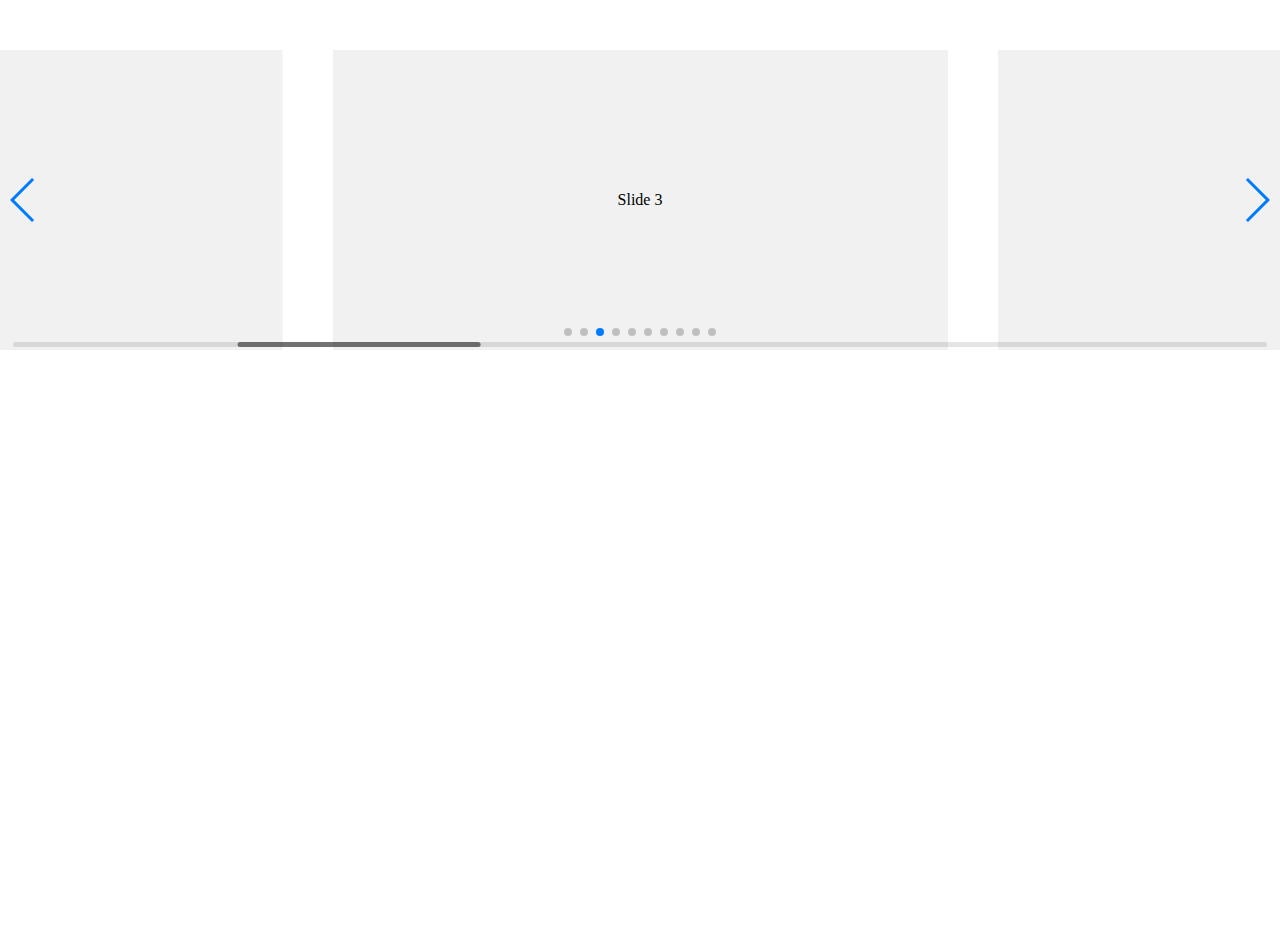
<file: js/swiper-4.4.6/playground/index.html>
<!doctype html>
<html lang="en">
<head>
    <meta charset="UTF-8">
    <title>Swiper Playground</title>
    <link rel="stylesheet" href="../dist/css/swiper.min.css">
    <meta name="viewport" content="width=device-width">
</head>
<body>
    <div class="swiper-container">
        <div class="swiper-scrollbar"></div>
        <div class="swiper-button-prev"></div>
        <div class="swiper-button-next"></div>
        <div class="swiper-wrapper">
            <div class="swiper-slide">Slide 1</div>
            <div class="swiper-slide">Slide 2</div>
            <div class="swiper-slide">Slide 3</div>
            <div class="swiper-slide">Slide 4</div>
            <div class="swiper-slide">Slide 5</div>
            <div class="swiper-slide">Slide 6</div>
            <div class="swiper-slide">Slide 7</div>
            <div class="swiper-slide">Slide 8</div>
            <div class="swiper-slide">Slide 9</div>
            <div class="swiper-slide">Slide 10</div>
        </div>
        <div class="swiper-pagination"></div>
    </div>
    <style>
    body, html {
        padding: 0;
        margin: 0;
        position: relative;
        height: 100%;
    }
    .swiper-container {
        width: 100%;
        height: 300px;
        margin: 50px auto;
    }
    .swiper-slide {
        background: #f1f1f1;
        color:#000;
        text-align: center;
        line-height: 300px;
    }
    </style>
    <script src="../dist/js/swiper.min.js"></script>
    <script>
        var swiper = new Swiper({
            el: '.swiper-container',
            initialSlide: 2,
            spaceBetween: 50,
            slidesPerView: 2,
            centeredSlides: true,
            slideToClickedSlide: true,
            grabCursor: true,
            scrollbar: {
              el: '.swiper-scrollbar',
            },
            mousewheel: {
              enabled: true,
            },
            keyboard: {
              enabled: true,
            },
            pagination: {
              el: '.swiper-pagination',
            },
            navigation: {
              nextEl: '.swiper-button-next',
              prevEl: '.swiper-button-prev',
            },
        });
    </script>
</body>
</html>
</file>
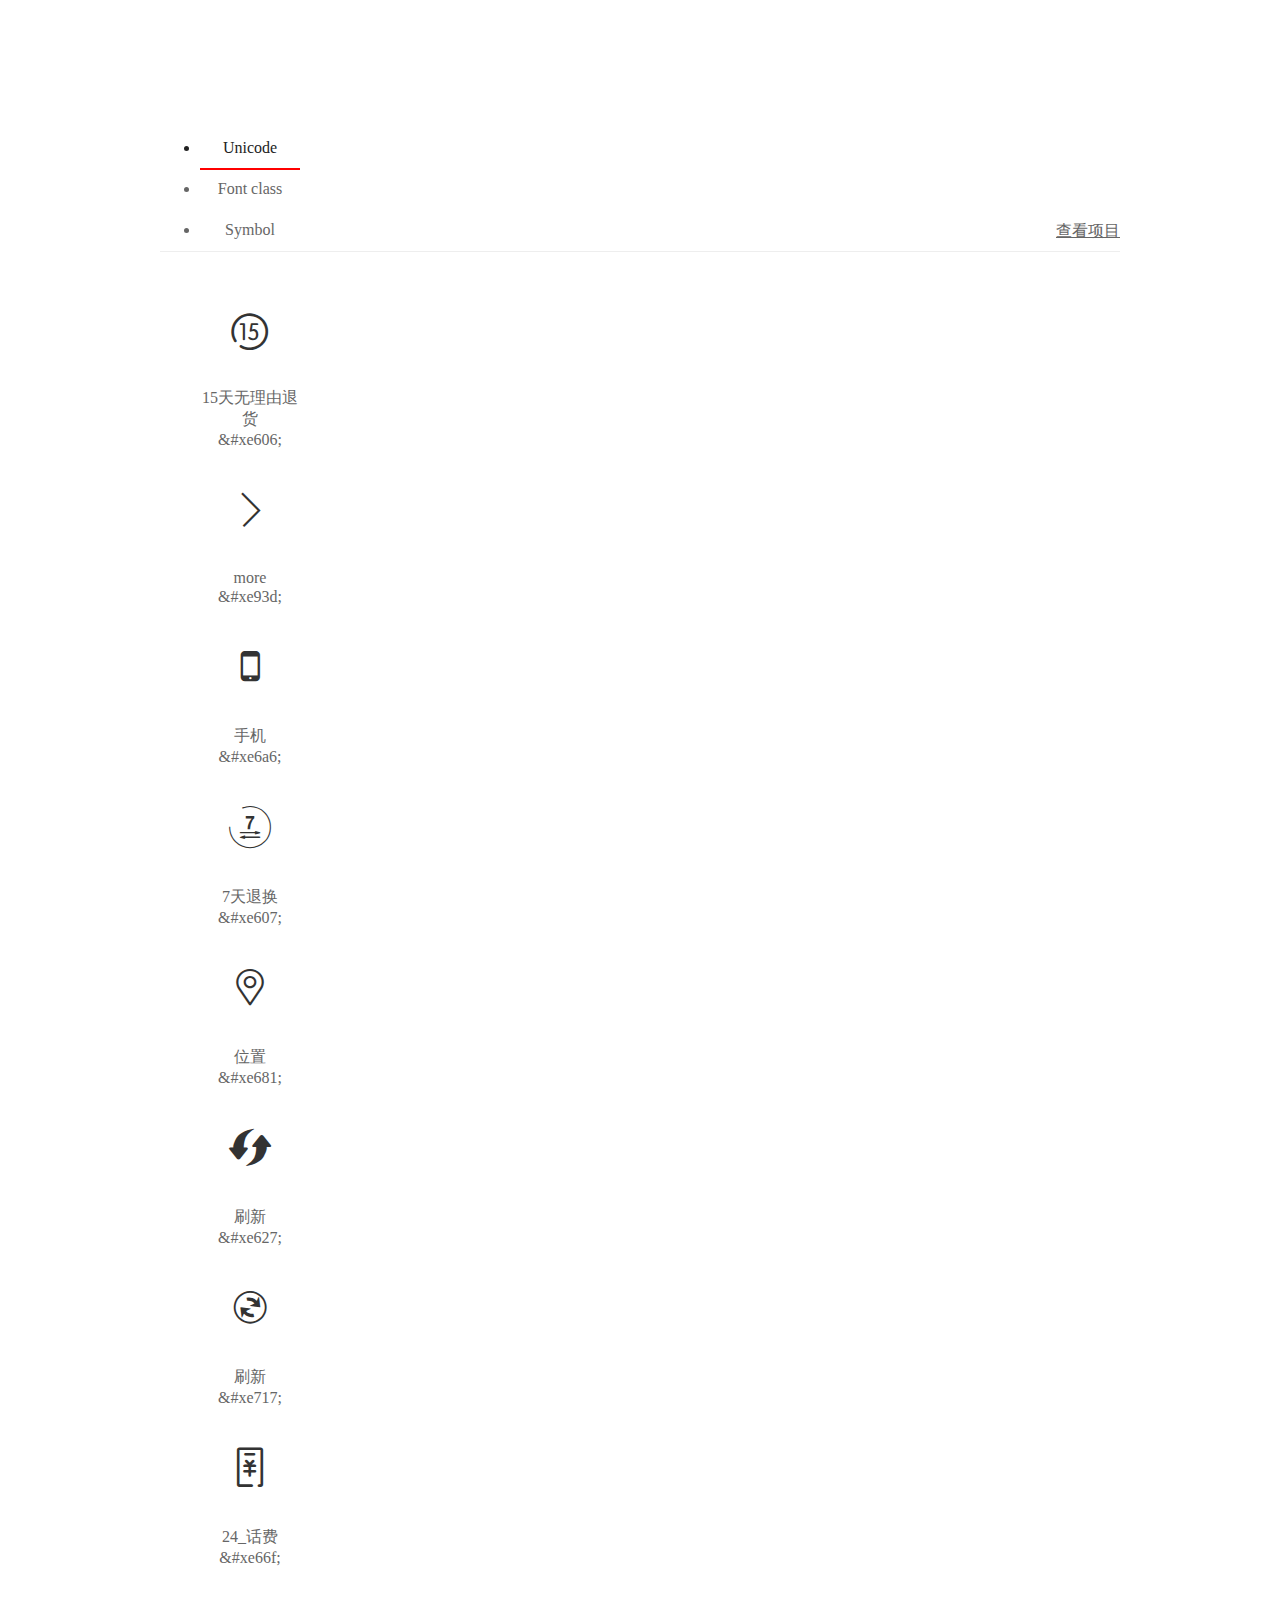
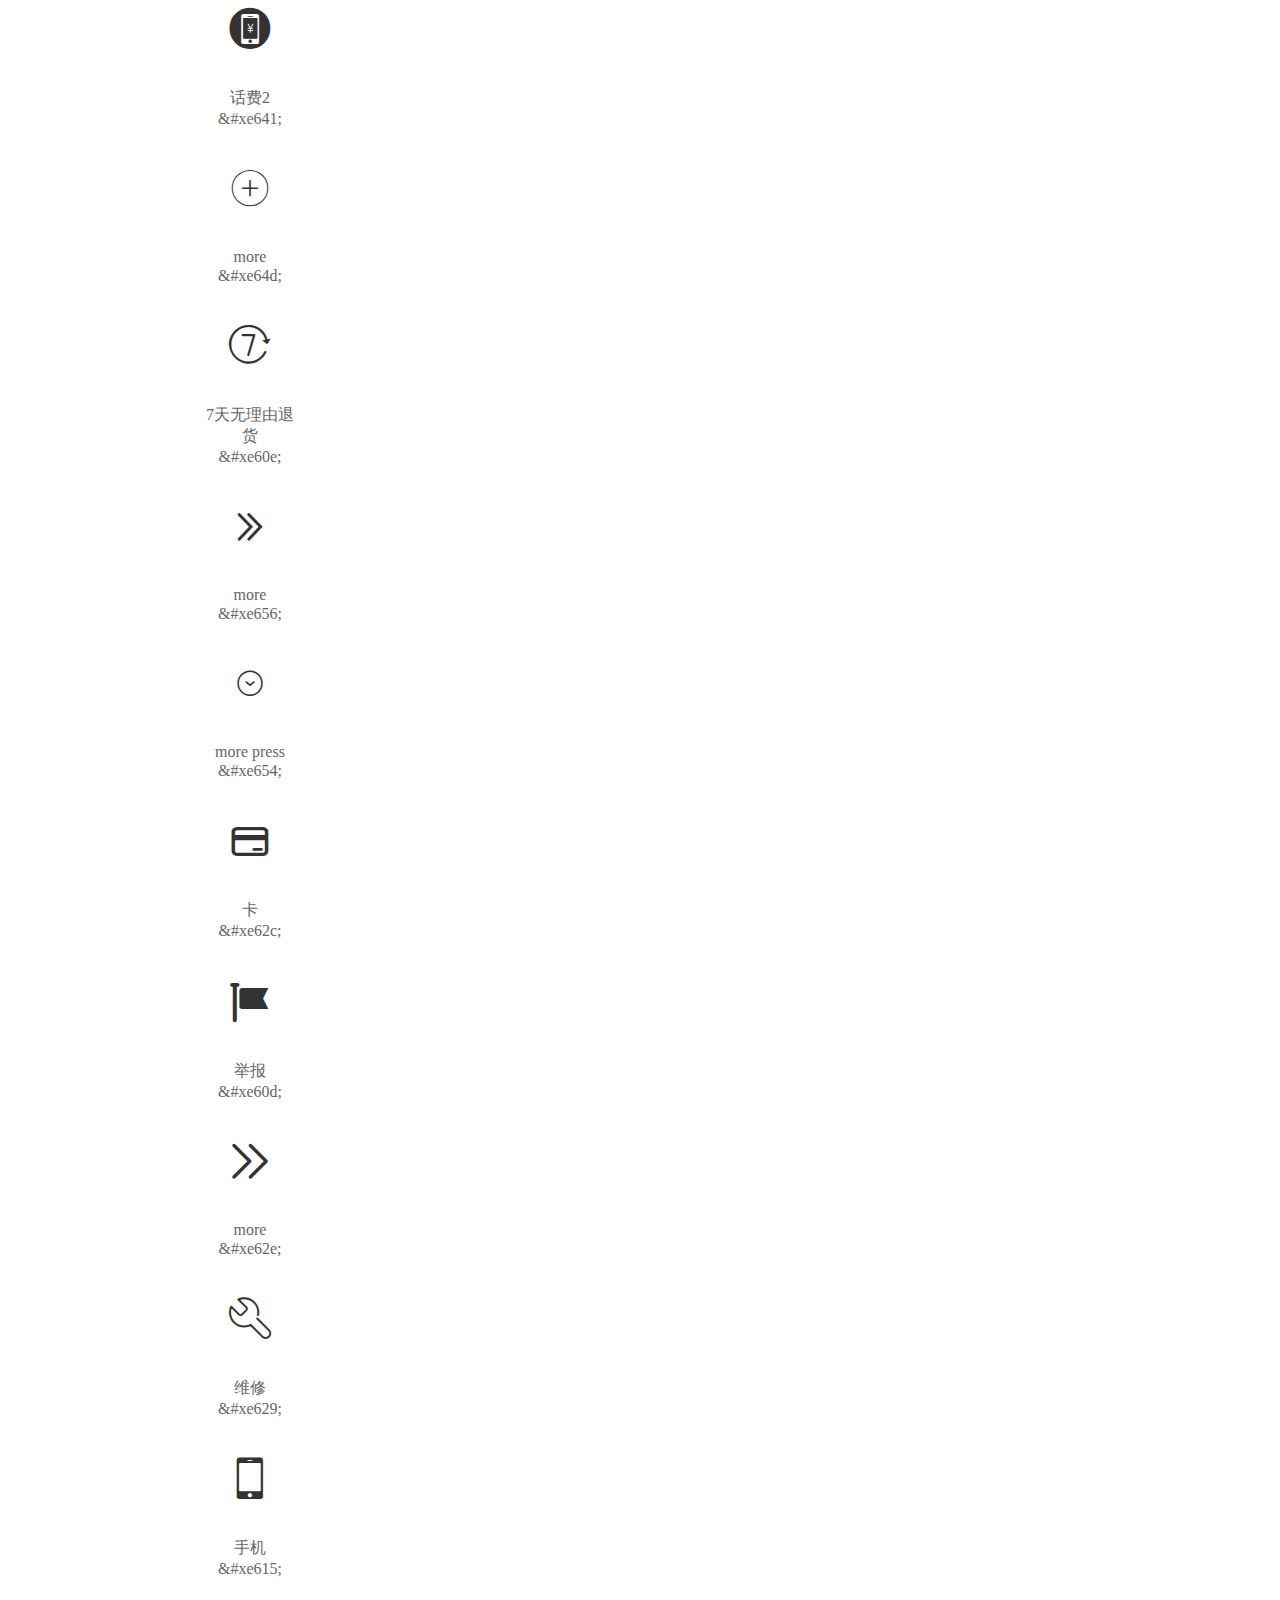
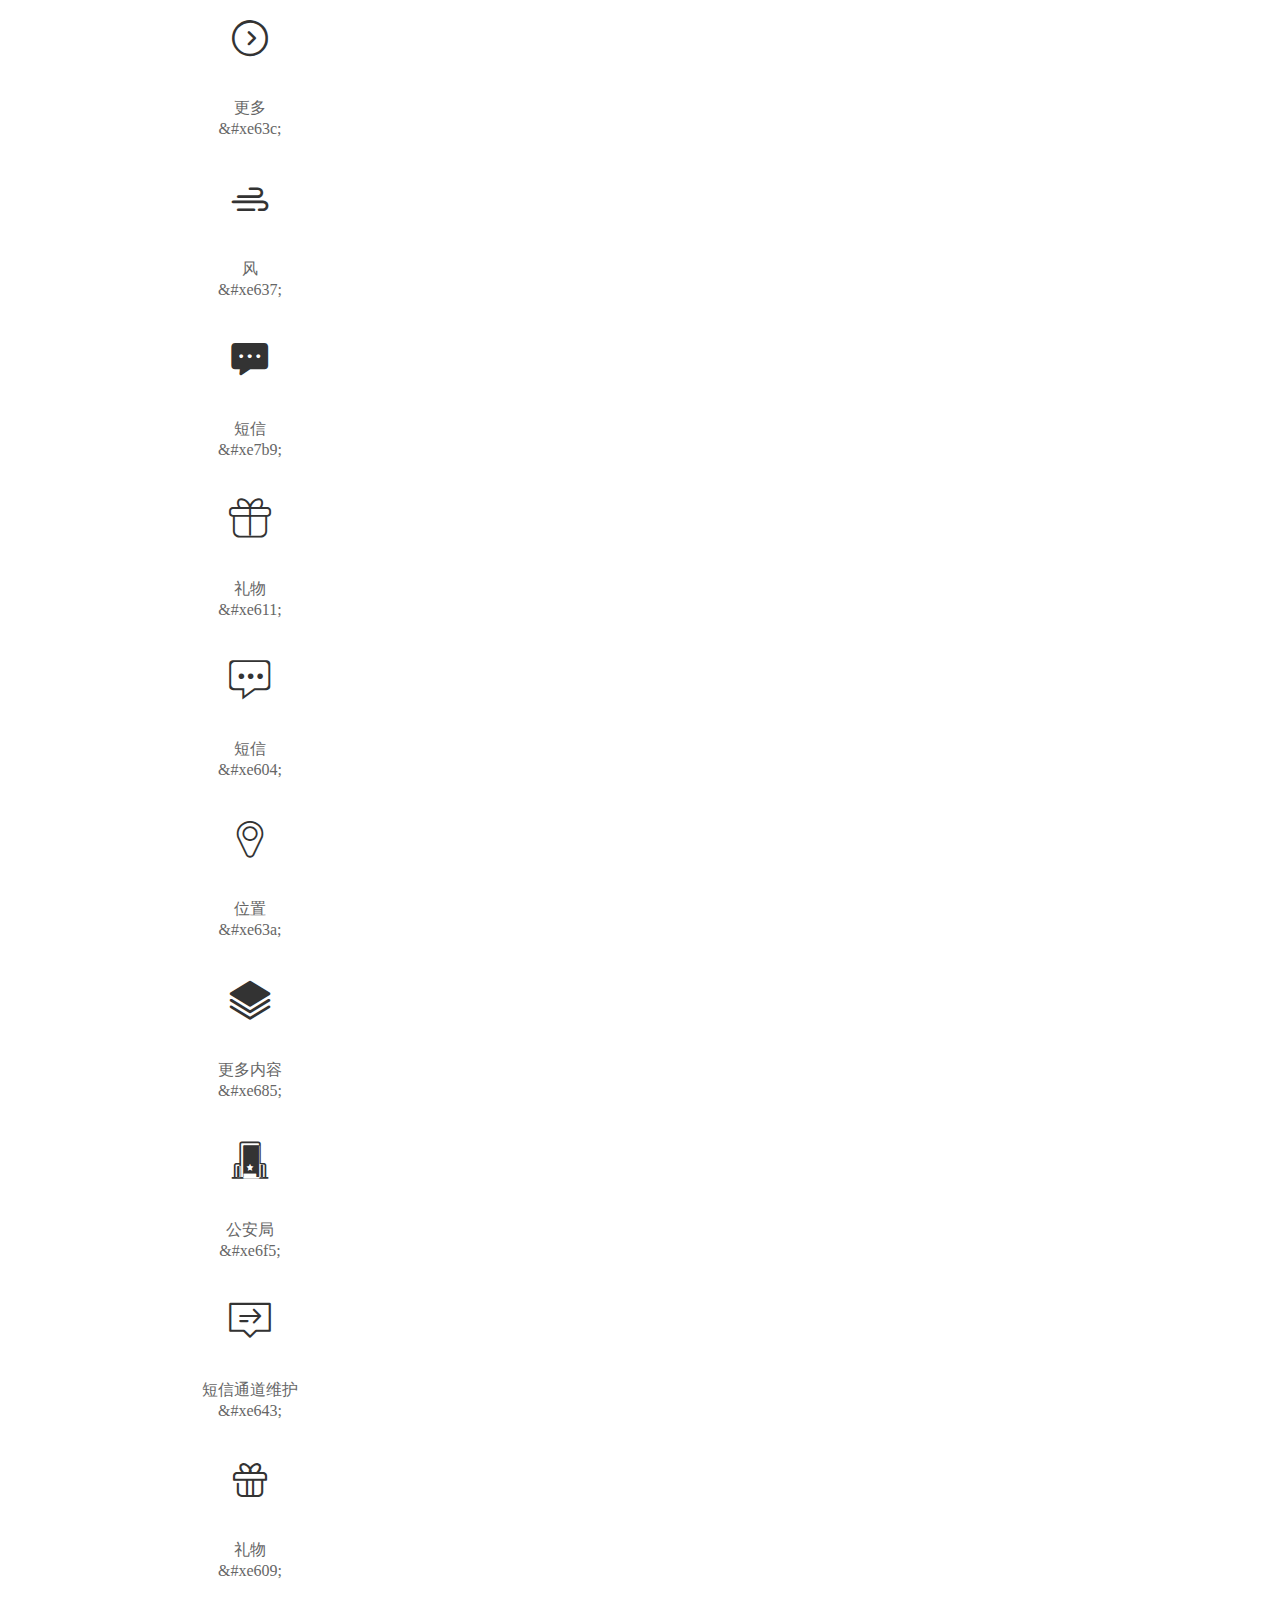
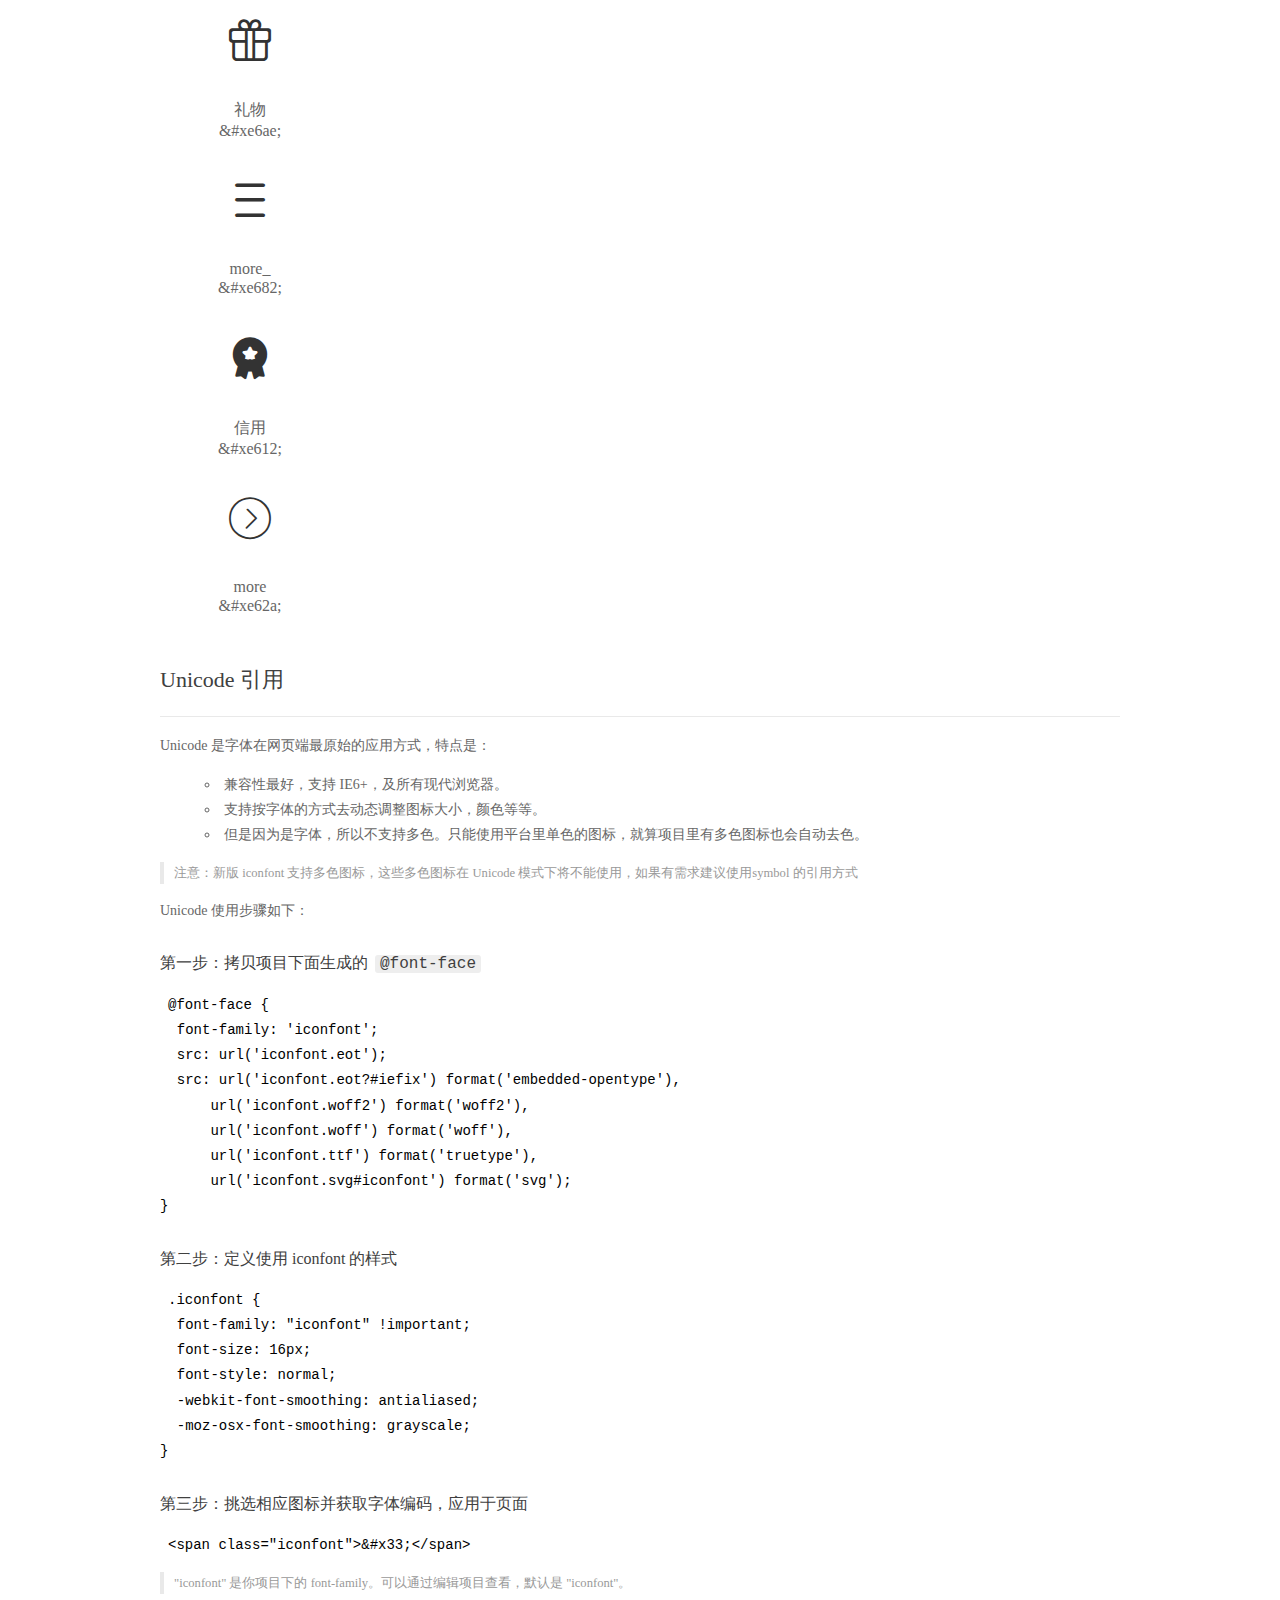
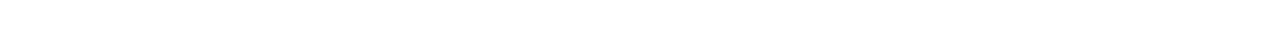
<file: font/demo_index.html>
<!DOCTYPE html>
<html>
<head>
  <meta charset="utf-8"/>
  <title>IconFont Demo</title>
  <link rel="shortcut icon" href="https://gtms04.alicdn.com/tps/i4/TB1_oz6GVXXXXaFXpXXJDFnIXXX-64-64.ico" type="image/x-icon"/>
  <link rel="stylesheet" href="https://g.alicdn.com/thx/cube/1.3.2/cube.min.css">
  <link rel="stylesheet" href="demo.css">
  <link rel="stylesheet" href="../css/iconfont.css">
  <script src="iconfont.js"></script>
  <!-- jQuery -->
  <script src="https://a1.alicdn.com/oss/uploads/2018/12/26/7bfddb60-08e8-11e9-9b04-53e73bb6408b.js"></script>
  <!-- 代码高亮 -->
  <script src="https://a1.alicdn.com/oss/uploads/2018/12/26/a3f714d0-08e6-11e9-8a15-ebf944d7534c.js"></script>
</head>
<body>
  <div class="main">
    <h1 class="logo"><a href="https://www.iconfont.cn/" title="iconfont 首页" target="_blank">&#xe86b;</a></h1>
    <div class="nav-tabs">
      <ul id="tabs" class="dib-box">
        <li class="dib active"><span>Unicode</span></li>
        <li class="dib"><span>Font class</span></li>
        <li class="dib"><span>Symbol</span></li>
      </ul>
      
      <a href="https://www.iconfont.cn/manage/index?manage_type=myprojects&projectId=1033312" target="_blank" class="nav-more">查看项目</a>
      
    </div>
    <div class="tab-container">
      <div class="content unicode" style="display: block;">
          <ul class="icon_lists dib-box">
          
            <li class="dib">
              <span class="icon iconfont">&#xe606;</span>
                <div class="name">15天无理由退货</div>
                <div class="code-name">&amp;#xe606;</div>
              </li>
          
            <li class="dib">
              <span class="icon iconfont">&#xe93d;</span>
                <div class="name">more</div>
                <div class="code-name">&amp;#xe93d;</div>
              </li>
          
            <li class="dib">
              <span class="icon iconfont">&#xe6a6;</span>
                <div class="name">手机</div>
                <div class="code-name">&amp;#xe6a6;</div>
              </li>
          
            <li class="dib">
              <span class="icon iconfont">&#xe607;</span>
                <div class="name">7天退换</div>
                <div class="code-name">&amp;#xe607;</div>
              </li>
          
            <li class="dib">
              <span class="icon iconfont">&#xe681;</span>
                <div class="name">位置</div>
                <div class="code-name">&amp;#xe681;</div>
              </li>
          
            <li class="dib">
              <span class="icon iconfont">&#xe627;</span>
                <div class="name">刷新</div>
                <div class="code-name">&amp;#xe627;</div>
              </li>
          
            <li class="dib">
              <span class="icon iconfont">&#xe717;</span>
                <div class="name">刷新</div>
                <div class="code-name">&amp;#xe717;</div>
              </li>
          
            <li class="dib">
              <span class="icon iconfont">&#xe66f;</span>
                <div class="name">24_话费</div>
                <div class="code-name">&amp;#xe66f;</div>
              </li>
          
            <li class="dib">
              <span class="icon iconfont">&#xe641;</span>
                <div class="name">话费2</div>
                <div class="code-name">&amp;#xe641;</div>
              </li>
          
            <li class="dib">
              <span class="icon iconfont">&#xe64d;</span>
                <div class="name">more</div>
                <div class="code-name">&amp;#xe64d;</div>
              </li>
          
            <li class="dib">
              <span class="icon iconfont">&#xe60e;</span>
                <div class="name">7天无理由退货</div>
                <div class="code-name">&amp;#xe60e;</div>
              </li>
          
            <li class="dib">
              <span class="icon iconfont">&#xe656;</span>
                <div class="name">more</div>
                <div class="code-name">&amp;#xe656;</div>
              </li>
          
            <li class="dib">
              <span class="icon iconfont">&#xe654;</span>
                <div class="name">more press</div>
                <div class="code-name">&amp;#xe654;</div>
              </li>
          
            <li class="dib">
              <span class="icon iconfont">&#xe62c;</span>
                <div class="name">卡</div>
                <div class="code-name">&amp;#xe62c;</div>
              </li>
          
            <li class="dib">
              <span class="icon iconfont">&#xe60d;</span>
                <div class="name">举报</div>
                <div class="code-name">&amp;#xe60d;</div>
              </li>
          
            <li class="dib">
              <span class="icon iconfont">&#xe62e;</span>
                <div class="name">more</div>
                <div class="code-name">&amp;#xe62e;</div>
              </li>
          
            <li class="dib">
              <span class="icon iconfont">&#xe629;</span>
                <div class="name">维修</div>
                <div class="code-name">&amp;#xe629;</div>
              </li>
          
            <li class="dib">
              <span class="icon iconfont">&#xe615;</span>
                <div class="name">手机</div>
                <div class="code-name">&amp;#xe615;</div>
              </li>
          
            <li class="dib">
              <span class="icon iconfont">&#xe63c;</span>
                <div class="name">更多</div>
                <div class="code-name">&amp;#xe63c;</div>
              </li>
          
            <li class="dib">
              <span class="icon iconfont">&#xe637;</span>
                <div class="name">风</div>
                <div class="code-name">&amp;#xe637;</div>
              </li>
          
            <li class="dib">
              <span class="icon iconfont">&#xe7b9;</span>
                <div class="name">短信</div>
                <div class="code-name">&amp;#xe7b9;</div>
              </li>
          
            <li class="dib">
              <span class="icon iconfont">&#xe611;</span>
                <div class="name">礼物</div>
                <div class="code-name">&amp;#xe611;</div>
              </li>
          
            <li class="dib">
              <span class="icon iconfont">&#xe604;</span>
                <div class="name">短信</div>
                <div class="code-name">&amp;#xe604;</div>
              </li>
          
            <li class="dib">
              <span class="icon iconfont">&#xe63a;</span>
                <div class="name">位置</div>
                <div class="code-name">&amp;#xe63a;</div>
              </li>
          
            <li class="dib">
              <span class="icon iconfont">&#xe685;</span>
                <div class="name">更多内容</div>
                <div class="code-name">&amp;#xe685;</div>
              </li>
          
            <li class="dib">
              <span class="icon iconfont">&#xe6f5;</span>
                <div class="name">公安局</div>
                <div class="code-name">&amp;#xe6f5;</div>
              </li>
          
            <li class="dib">
              <span class="icon iconfont">&#xe643;</span>
                <div class="name">短信通道维护</div>
                <div class="code-name">&amp;#xe643;</div>
              </li>
          
            <li class="dib">
              <span class="icon iconfont">&#xe609;</span>
                <div class="name">礼物</div>
                <div class="code-name">&amp;#xe609;</div>
              </li>
          
            <li class="dib">
              <span class="icon iconfont">&#xe6ae;</span>
                <div class="name">礼物</div>
                <div class="code-name">&amp;#xe6ae;</div>
              </li>
          
            <li class="dib">
              <span class="icon iconfont">&#xe682;</span>
                <div class="name">more_</div>
                <div class="code-name">&amp;#xe682;</div>
              </li>
          
            <li class="dib">
              <span class="icon iconfont">&#xe612;</span>
                <div class="name">信用</div>
                <div class="code-name">&amp;#xe612;</div>
              </li>
          
            <li class="dib">
              <span class="icon iconfont">&#xe62a;</span>
                <div class="name">more</div>
                <div class="code-name">&amp;#xe62a;</div>
              </li>
          
          </ul>
          <div class="article markdown">
          <h2 id="unicode-">Unicode 引用</h2>
          <hr>

          <p>Unicode 是字体在网页端最原始的应用方式，特点是：</p>
          <ul>
            <li>兼容性最好，支持 IE6+，及所有现代浏览器。</li>
            <li>支持按字体的方式去动态调整图标大小，颜色等等。</li>
            <li>但是因为是字体，所以不支持多色。只能使用平台里单色的图标，就算项目里有多色图标也会自动去色。</li>
          </ul>
          <blockquote>
            <p>注意：新版 iconfont 支持多色图标，这些多色图标在 Unicode 模式下将不能使用，如果有需求建议使用symbol 的引用方式</p>
          </blockquote>
          <p>Unicode 使用步骤如下：</p>
          <h3 id="-font-face">第一步：拷贝项目下面生成的 <code>@font-face</code></h3>
<pre><code class="language-css"
>@font-face {
  font-family: 'iconfont';
  src: url('iconfont.eot');
  src: url('iconfont.eot?#iefix') format('embedded-opentype'),
      url('iconfont.woff2') format('woff2'),
      url('iconfont.woff') format('woff'),
      url('iconfont.ttf') format('truetype'),
      url('iconfont.svg#iconfont') format('svg');
}
</code></pre>
          <h3 id="-iconfont-">第二步：定义使用 iconfont 的样式</h3>
<pre><code class="language-css"
>.iconfont {
  font-family: "iconfont" !important;
  font-size: 16px;
  font-style: normal;
  -webkit-font-smoothing: antialiased;
  -moz-osx-font-smoothing: grayscale;
}
</code></pre>
          <h3 id="-">第三步：挑选相应图标并获取字体编码，应用于页面</h3>
<pre>
<code class="language-html"
>&lt;span class="iconfont"&gt;&amp;#x33;&lt;/span&gt;
</code></pre>
          <blockquote>
            <p>"iconfont" 是你项目下的 font-family。可以通过编辑项目查看，默认是 "iconfont"。</p>
          </blockquote>
          </div>
      </div>
      <div class="content font-class">
        <ul class="icon_lists dib-box">
          
          <li class="dib">
            <span class="icon iconfont icon-15tianwuliyoutuihuo"></span>
            <div class="name">
              15天无理由退货
            </div>
            <div class="code-name">.icon-15tianwuliyoutuihuo
            </div>
          </li>
          
          <li class="dib">
            <span class="icon iconfont icon-more"></span>
            <div class="name">
              more
            </div>
            <div class="code-name">.icon-more
            </div>
          </li>
          
          <li class="dib">
            <span class="icon iconfont icon-44"></span>
            <div class="name">
              手机
            </div>
            <div class="code-name">.icon-44
            </div>
          </li>
          
          <li class="dib">
            <span class="icon iconfont icon-7tiantuihuan"></span>
            <div class="name">
              7天退换
            </div>
            <div class="code-name">.icon-7tiantuihuan
            </div>
          </li>
          
          <li class="dib">
            <span class="icon iconfont icon-weizhi"></span>
            <div class="name">
              位置
            </div>
            <div class="code-name">.icon-weizhi
            </div>
          </li>
          
          <li class="dib">
            <span class="icon iconfont icon-shuaxin"></span>
            <div class="name">
              刷新
            </div>
            <div class="code-name">.icon-shuaxin
            </div>
          </li>
          
          <li class="dib">
            <span class="icon iconfont icon-shuaxinrefresh39"></span>
            <div class="name">
              刷新
            </div>
            <div class="code-name">.icon-shuaxinrefresh39
            </div>
          </li>
          
          <li class="dib">
            <span class="icon iconfont icon-24huafei"></span>
            <div class="name">
              24_话费
            </div>
            <div class="code-name">.icon-24huafei
            </div>
          </li>
          
          <li class="dib">
            <span class="icon iconfont icon-huafei2"></span>
            <div class="name">
              话费2
            </div>
            <div class="code-name">.icon-huafei2
            </div>
          </li>
          
          <li class="dib">
            <span class="icon iconfont icon-more1"></span>
            <div class="name">
              more
            </div>
            <div class="code-name">.icon-more1
            </div>
          </li>
          
          <li class="dib">
            <span class="icon iconfont icon-7tianwuliyoutuihuo"></span>
            <div class="name">
              7天无理由退货
            </div>
            <div class="code-name">.icon-7tianwuliyoutuihuo
            </div>
          </li>
          
          <li class="dib">
            <span class="icon iconfont icon-more2"></span>
            <div class="name">
              more
            </div>
            <div class="code-name">.icon-more2
            </div>
          </li>
          
          <li class="dib">
            <span class="icon iconfont icon-morepress"></span>
            <div class="name">
              more press
            </div>
            <div class="code-name">.icon-morepress
            </div>
          </li>
          
          <li class="dib">
            <span class="icon iconfont icon-card"></span>
            <div class="name">
              卡
            </div>
            <div class="code-name">.icon-card
            </div>
          </li>
          
          <li class="dib">
            <span class="icon iconfont icon-icon_tip_off"></span>
            <div class="name">
              举报
            </div>
            <div class="code-name">.icon-icon_tip_off
            </div>
          </li>
          
          <li class="dib">
            <span class="icon iconfont icon-iconmore-copy"></span>
            <div class="name">
              more
            </div>
            <div class="code-name">.icon-iconmore-copy
            </div>
          </li>
          
          <li class="dib">
            <span class="icon iconfont icon-buoumaotubiao46"></span>
            <div class="name">
              维修
            </div>
            <div class="code-name">.icon-buoumaotubiao46
            </div>
          </li>
          
          <li class="dib">
            <span class="icon iconfont icon-shouji"></span>
            <div class="name">
              手机
            </div>
            <div class="code-name">.icon-shouji
            </div>
          </li>
          
          <li class="dib">
            <span class="icon iconfont icon-gengduo"></span>
            <div class="name">
              更多
            </div>
            <div class="code-name">.icon-gengduo
            </div>
          </li>
          
          <li class="dib">
            <span class="icon iconfont icon-feng"></span>
            <div class="name">
              风
            </div>
            <div class="code-name">.icon-feng
            </div>
          </li>
          
          <li class="dib">
            <span class="icon iconfont icon-duanxin"></span>
            <div class="name">
              短信
            </div>
            <div class="code-name">.icon-duanxin
            </div>
          </li>
          
          <li class="dib">
            <span class="icon iconfont icon-liwu"></span>
            <div class="name">
              礼物
            </div>
            <div class="code-name">.icon-liwu
            </div>
          </li>
          
          <li class="dib">
            <span class="icon iconfont icon-duanxin1"></span>
            <div class="name">
              短信
            </div>
            <div class="code-name">.icon-duanxin1
            </div>
          </li>
          
          <li class="dib">
            <span class="icon iconfont icon-weizhi1"></span>
            <div class="name">
              位置
            </div>
            <div class="code-name">.icon-weizhi1
            </div>
          </li>
          
          <li class="dib">
            <span class="icon iconfont icon-gengduoneirong"></span>
            <div class="name">
              更多内容
            </div>
            <div class="code-name">.icon-gengduoneirong
            </div>
          </li>
          
          <li class="dib">
            <span class="icon iconfont icon-gonganju"></span>
            <div class="name">
              公安局
            </div>
            <div class="code-name">.icon-gonganju
            </div>
          </li>
          
          <li class="dib">
            <span class="icon iconfont icon-navicon-dxtdwh"></span>
            <div class="name">
              短信通道维护
            </div>
            <div class="code-name">.icon-navicon-dxtdwh
            </div>
          </li>
          
          <li class="dib">
            <span class="icon iconfont icon-liwu1"></span>
            <div class="name">
              礼物
            </div>
            <div class="code-name">.icon-liwu1
            </div>
          </li>
          
          <li class="dib">
            <span class="icon iconfont icon-liwu-"></span>
            <div class="name">
              礼物
            </div>
            <div class="code-name">.icon-liwu-
            </div>
          </li>
          
          <li class="dib">
            <span class="icon iconfont icon-more_"></span>
            <div class="name">
              more_
            </div>
            <div class="code-name">.icon-more_
            </div>
          </li>
          
          <li class="dib">
            <span class="icon iconfont icon-xinyong"></span>
            <div class="name">
              信用
            </div>
            <div class="code-name">.icon-xinyong
            </div>
          </li>
          
          <li class="dib">
            <span class="icon iconfont icon-more3"></span>
            <div class="name">
              more
            </div>
            <div class="code-name">.icon-more3
            </div>
          </li>
          
        </ul>
        <div class="article markdown">
        <h2 id="font-class-">font-class 引用</h2>
        <hr>

        <p>font-class 是 Unicode 使用方式的一种变种，主要是解决 Unicode 书写不直观，语意不明确的问题。</p>
        <p>与 Unicode 使用方式相比，具有如下特点：</p>
        <ul>
          <li>兼容性良好，支持 IE8+，及所有现代浏览器。</li>
          <li>相比于 Unicode 语意明确，书写更直观。可以很容易分辨这个 icon 是什么。</li>
          <li>因为使用 class 来定义图标，所以当要替换图标时，只需要修改 class 里面的 Unicode 引用。</li>
          <li>不过因为本质上还是使用的字体，所以多色图标还是不支持的。</li>
        </ul>
        <p>使用步骤如下：</p>
        <h3 id="-fontclass-">第一步：引入项目下面生成的 fontclass 代码：</h3>
<pre><code class="language-html">&lt;link rel="stylesheet" href="./iconfont.css"&gt;
</code></pre>
        <h3 id="-">第二步：挑选相应图标并获取类名，应用于页面：</h3>
<pre><code class="language-html">&lt;span class="iconfont icon--xxx"&gt;&lt;/span&gt;
</code></pre>
        <blockquote>
          <p>"
            iconfont" 是你项目下的 font-family。可以通过编辑项目查看，默认是 "iconfont"。</p>
        </blockquote>
      </div>
      </div>
      <div class="content symbol">
          <ul class="icon_lists dib-box">
          
            <li class="dib">
                <svg class="icon svg-icon" aria-hidden="true">
                  <use xlink:href="#icon-15tianwuliyoutuihuo"></use>
                </svg>
                <div class="name">15天无理由退货</div>
                <div class="code-name">#icon-15tianwuliyoutuihuo</div>
            </li>
          
            <li class="dib">
                <svg class="icon svg-icon" aria-hidden="true">
                  <use xlink:href="#icon-more"></use>
                </svg>
                <div class="name">more</div>
                <div class="code-name">#icon-more</div>
            </li>
          
            <li class="dib">
                <svg class="icon svg-icon" aria-hidden="true">
                  <use xlink:href="#icon-44"></use>
                </svg>
                <div class="name">手机</div>
                <div class="code-name">#icon-44</div>
            </li>
          
            <li class="dib">
                <svg class="icon svg-icon" aria-hidden="true">
                  <use xlink:href="#icon-7tiantuihuan"></use>
                </svg>
                <div class="name">7天退换</div>
                <div class="code-name">#icon-7tiantuihuan</div>
            </li>
          
            <li class="dib">
                <svg class="icon svg-icon" aria-hidden="true">
                  <use xlink:href="#icon-weizhi"></use>
                </svg>
                <div class="name">位置</div>
                <div class="code-name">#icon-weizhi</div>
            </li>
          
            <li class="dib">
                <svg class="icon svg-icon" aria-hidden="true">
                  <use xlink:href="#icon-shuaxin"></use>
                </svg>
                <div class="name">刷新</div>
                <div class="code-name">#icon-shuaxin</div>
            </li>
          
            <li class="dib">
                <svg class="icon svg-icon" aria-hidden="true">
                  <use xlink:href="#icon-shuaxinrefresh39"></use>
                </svg>
                <div class="name">刷新</div>
                <div class="code-name">#icon-shuaxinrefresh39</div>
            </li>
          
            <li class="dib">
                <svg class="icon svg-icon" aria-hidden="true">
                  <use xlink:href="#icon-24huafei"></use>
                </svg>
                <div class="name">24_话费</div>
                <div class="code-name">#icon-24huafei</div>
            </li>
          
            <li class="dib">
                <svg class="icon svg-icon" aria-hidden="true">
                  <use xlink:href="#icon-huafei2"></use>
                </svg>
                <div class="name">话费2</div>
                <div class="code-name">#icon-huafei2</div>
            </li>
          
            <li class="dib">
                <svg class="icon svg-icon" aria-hidden="true">
                  <use xlink:href="#icon-more1"></use>
                </svg>
                <div class="name">more</div>
                <div class="code-name">#icon-more1</div>
            </li>
          
            <li class="dib">
                <svg class="icon svg-icon" aria-hidden="true">
                  <use xlink:href="#icon-7tianwuliyoutuihuo"></use>
                </svg>
                <div class="name">7天无理由退货</div>
                <div class="code-name">#icon-7tianwuliyoutuihuo</div>
            </li>
          
            <li class="dib">
                <svg class="icon svg-icon" aria-hidden="true">
                  <use xlink:href="#icon-more2"></use>
                </svg>
                <div class="name">more</div>
                <div class="code-name">#icon-more2</div>
            </li>
          
            <li class="dib">
                <svg class="icon svg-icon" aria-hidden="true">
                  <use xlink:href="#icon-morepress"></use>
                </svg>
                <div class="name">more press</div>
                <div class="code-name">#icon-morepress</div>
            </li>
          
            <li class="dib">
                <svg class="icon svg-icon" aria-hidden="true">
                  <use xlink:href="#icon-card"></use>
                </svg>
                <div class="name">卡</div>
                <div class="code-name">#icon-card</div>
            </li>
          
            <li class="dib">
                <svg class="icon svg-icon" aria-hidden="true">
                  <use xlink:href="#icon-icon_tip_off"></use>
                </svg>
                <div class="name">举报</div>
                <div class="code-name">#icon-icon_tip_off</div>
            </li>
          
            <li class="dib">
                <svg class="icon svg-icon" aria-hidden="true">
                  <use xlink:href="#icon-iconmore-copy"></use>
                </svg>
                <div class="name">more</div>
                <div class="code-name">#icon-iconmore-copy</div>
            </li>
          
            <li class="dib">
                <svg class="icon svg-icon" aria-hidden="true">
                  <use xlink:href="#icon-buoumaotubiao46"></use>
                </svg>
                <div class="name">维修</div>
                <div class="code-name">#icon-buoumaotubiao46</div>
            </li>
          
            <li class="dib">
                <svg class="icon svg-icon" aria-hidden="true">
                  <use xlink:href="#icon-shouji"></use>
                </svg>
                <div class="name">手机</div>
                <div class="code-name">#icon-shouji</div>
            </li>
          
            <li class="dib">
                <svg class="icon svg-icon" aria-hidden="true">
                  <use xlink:href="#icon-gengduo"></use>
                </svg>
                <div class="name">更多</div>
                <div class="code-name">#icon-gengduo</div>
            </li>
          
            <li class="dib">
                <svg class="icon svg-icon" aria-hidden="true">
                  <use xlink:href="#icon-feng"></use>
                </svg>
                <div class="name">风</div>
                <div class="code-name">#icon-feng</div>
            </li>
          
            <li class="dib">
                <svg class="icon svg-icon" aria-hidden="true">
                  <use xlink:href="#icon-duanxin"></use>
                </svg>
                <div class="name">短信</div>
                <div class="code-name">#icon-duanxin</div>
            </li>
          
            <li class="dib">
                <svg class="icon svg-icon" aria-hidden="true">
                  <use xlink:href="#icon-liwu"></use>
                </svg>
                <div class="name">礼物</div>
                <div class="code-name">#icon-liwu</div>
            </li>
          
            <li class="dib">
                <svg class="icon svg-icon" aria-hidden="true">
                  <use xlink:href="#icon-duanxin1"></use>
                </svg>
                <div class="name">短信</div>
                <div class="code-name">#icon-duanxin1</div>
            </li>
          
            <li class="dib">
                <svg class="icon svg-icon" aria-hidden="true">
                  <use xlink:href="#icon-weizhi1"></use>
                </svg>
                <div class="name">位置</div>
                <div class="code-name">#icon-weizhi1</div>
            </li>
          
            <li class="dib">
                <svg class="icon svg-icon" aria-hidden="true">
                  <use xlink:href="#icon-gengduoneirong"></use>
                </svg>
                <div class="name">更多内容</div>
                <div class="code-name">#icon-gengduoneirong</div>
            </li>
          
            <li class="dib">
                <svg class="icon svg-icon" aria-hidden="true">
                  <use xlink:href="#icon-gonganju"></use>
                </svg>
                <div class="name">公安局</div>
                <div class="code-name">#icon-gonganju</div>
            </li>
          
            <li class="dib">
                <svg class="icon svg-icon" aria-hidden="true">
                  <use xlink:href="#icon-navicon-dxtdwh"></use>
                </svg>
                <div class="name">短信通道维护</div>
                <div class="code-name">#icon-navicon-dxtdwh</div>
            </li>
          
            <li class="dib">
                <svg class="icon svg-icon" aria-hidden="true">
                  <use xlink:href="#icon-liwu1"></use>
                </svg>
                <div class="name">礼物</div>
                <div class="code-name">#icon-liwu1</div>
            </li>
          
            <li class="dib">
                <svg class="icon svg-icon" aria-hidden="true">
                  <use xlink:href="#icon-liwu-"></use>
                </svg>
                <div class="name">礼物</div>
                <div class="code-name">#icon-liwu-</div>
            </li>
          
            <li class="dib">
                <svg class="icon svg-icon" aria-hidden="true">
                  <use xlink:href="#icon-more_"></use>
                </svg>
                <div class="name">more_</div>
                <div class="code-name">#icon-more_</div>
            </li>
          
            <li class="dib">
                <svg class="icon svg-icon" aria-hidden="true">
                  <use xlink:href="#icon-xinyong"></use>
                </svg>
                <div class="name">信用</div>
                <div class="code-name">#icon-xinyong</div>
            </li>
          
            <li class="dib">
                <svg class="icon svg-icon" aria-hidden="true">
                  <use xlink:href="#icon-more3"></use>
                </svg>
                <div class="name">more</div>
                <div class="code-name">#icon-more3</div>
            </li>
          
          </ul>
          <div class="article markdown">
          <h2 id="symbol-">Symbol 引用</h2>
          <hr>

          <p>这是一种全新的使用方式，应该说这才是未来的主流，也是平台目前推荐的用法。相关介绍可以参考这篇<a href="">文章</a>
            这种用法其实是做了一个 SVG 的集合，与另外两种相比具有如下特点：</p>
          <ul>
            <li>支持多色图标了，不再受单色限制。</li>
            <li>通过一些技巧，支持像字体那样，通过 <code>font-size</code>, <code>color</code> 来调整样式。</li>
            <li>兼容性较差，支持 IE9+，及现代浏览器。</li>
            <li>浏览器渲染 SVG 的性能一般，还不如 png。</li>
          </ul>
          <p>使用步骤如下：</p>
          <h3 id="-symbol-">第一步：引入项目下面生成的 symbol 代码：</h3>
<pre><code class="language-html">&lt;script src="./iconfont.js"&gt;&lt;/script&gt;
</code></pre>
          <h3 id="-css-">第二步：加入通用 CSS 代码（引入一次就行）：</h3>
<pre><code class="language-html">&lt;style&gt;
.icon {
  width: 1em;
  height: 1em;
  vertical-align: -0.15em;
  fill: currentColor;
  overflow: hidden;
}
&lt;/style&gt;
</code></pre>
          <h3 id="-">第三步：挑选相应图标并获取类名，应用于页面：</h3>
<pre><code class="language-html">&lt;svg class="icon" aria-hidden="true"&gt;
  &lt;use xlink:href="#icon-xxx"&gt;&lt;/use&gt;
&lt;/svg&gt;
</code></pre>
          </div>
      </div>

    </div>
  </div>
  <script>
  $(document).ready(function () {
      $('.tab-container .content:first').show()

      $('#tabs li').click(function (e) {
        var tabContent = $('.tab-container .content')
        var index = $(this).index()

        if ($(this).hasClass('active')) {
          return
        } else {
          $('#tabs li').removeClass('active')
          $(this).addClass('active')

          tabContent.hide().eq(index).fadeIn()
        }
      })
    })
  </script>
</body>
</html>
</file>
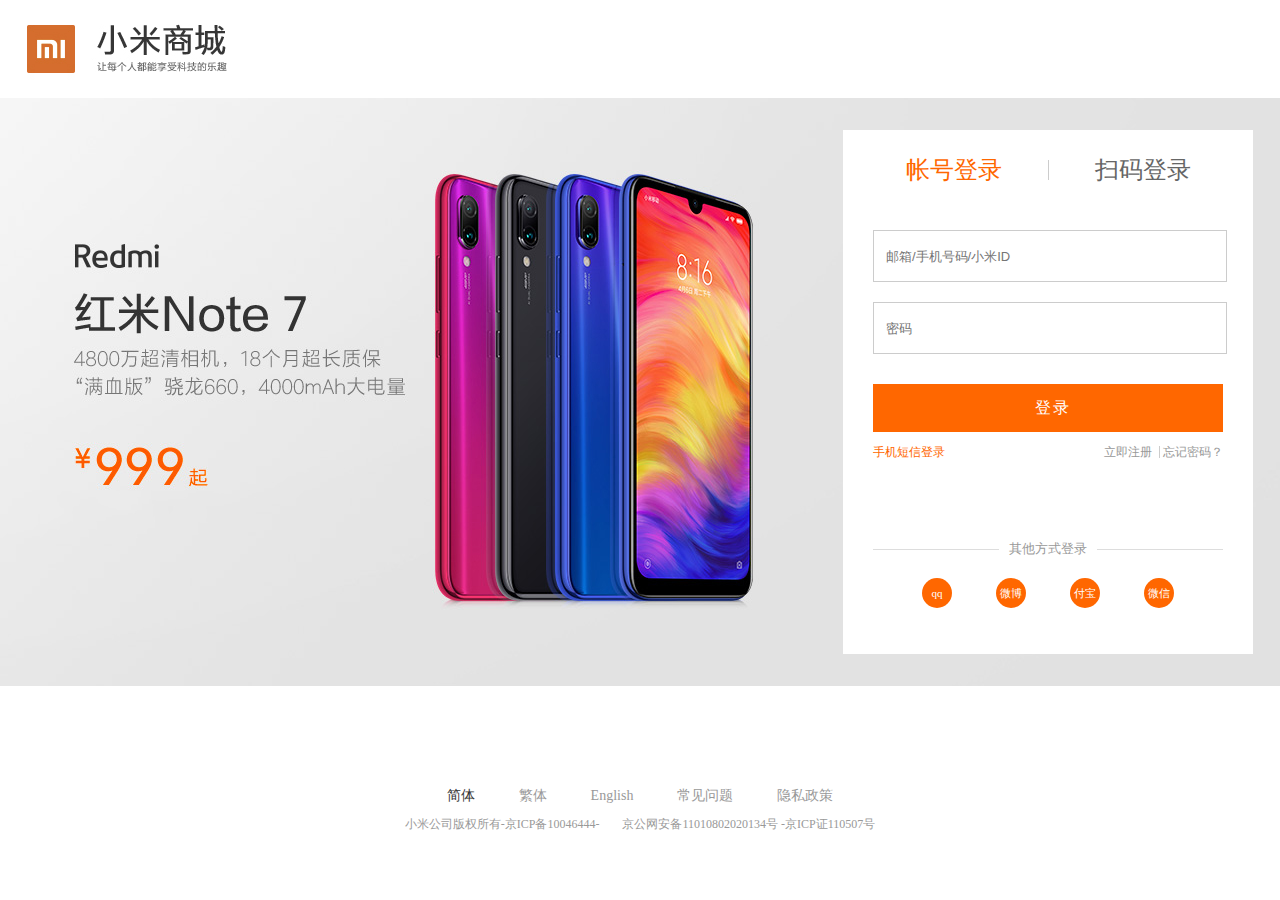
<file: html/login.html>
<!DOCTYPE html>
<html lang="en">
<head>
    <meta charset="UTF-8">
    <meta name="viewport" content="width=device-width, initial-scale=1.0">
    <meta http-equiv="X-UA-Compatible" content="ie=edge">
    <title>Document</title>
    <link rel="shortuct icon" href="../Img/favicon.ico" type="img/x-icon">
    <link rel="stylesheet" href="../css/reset.css">
    <link rel="stylesheet" href="../css/login.css">
    <script src="../js/login.js"></script> 
</head>
<body>
   <div class="header_wrapper">
       <div class="header container">
           <div class="logo"><a href="index.html"></a></div>
       </div>
   </div>
   <div class="enter_wrapper">
        <a href="redmiSeven.html" class="redmi7"></a>  
        <div class="enter_login container">
            <div class="enter_box">
                <div class="nav_tabs">
                    <a class="userid_login active" href="javascript:void(0)">帐号登录</a>
                    <span class="sep"></span>
                    <a class="code_login" href="javascript:void(0)">扫码登录</a>
                </div>
                
                <div class="login_info">
                    <!-- 账号登录 -->
                    <form action="" class="login_input">
                        <input type="text" id="username" placeholder="邮箱/手机号码/小米ID">
                        <label for="usertel" class="countrynum">+86</label>   
                        <input type="tel" id="usertel" placeholder="请输入手机号码" class="usertel">
                        <input type="password" id="userpwd" placeholder="密码">
                        <input type="text" class="text_code" placeholder="短信验证码"> 
                        <input type="button" class="send_mess" value="获取验证码">   
                        <input type="button" value="登录" id="usersub">
                        <div class="other_panel">
                            <div class="login_mess">
                                <a href="javascript:void(0)" class="login_messtxt">手机短信登录</a>
                            </div>
                            <div class="reg_forget">
                                <a href="register.html">立即注册</a>
                                <span class="sep"></span>
                                <a href="">忘记密码？</a>
                            </div>
                        </div>  
                    </form>
                    <!-- 扫码登录 -->
                    <div class="login_code">
                        <div class="code_img">
                            <img src="../Img/Er_code.png" alt="扫一扫" width="200px" height="200px">
                            <p>使用 <span class="mishop">小米商城APP</span> 扫一扫</p>
                            <p>小米手机可打开「设置」>「小米帐号」扫码登录</p>   
                        </div>
                    </div>
                </div>
                <!-- 其他登录方式 -->
                <div class="login_way">
                    <fieldset class="other_way">
                        <legend>其他方式登录</legend>
                    </fieldset>
                    <div class="waymenu">
                        <a href="" class="qq">qq</a>
                        <a href="" class="sina">微博</a>
                        <a href="" class="pay">付宝</a>
                        <a href="" class="weche">微信</a>
                    </div>
                </div>
            </div>
        </div>  
   </div>   
   
    <!-- 底部 -->
    <div class="footer_wrapper">
        <div class="footer container">
            <div class="setting">
                <ul>
                    <li><a href="javascript:void(0)" class="active">简体</a></li>
                    <li><a href="javascript:void(0)">繁体</a></li>
                    <li><a href="javascript:void(0)">English</a></li>
                    <li><a href="javascript:void(0)">常见问题</a></li>
                    <li><a href="javascript:void(0)">隐私政策</a></li>
                </ul>
            </div>
            <p class="copyinfo">
                小米公司版权所有-京ICP备10046444-
                <a href="">京公网安备11010802020134号</a>
                -京ICP证110507号
            </p>
        </div>
    </div>
</body>
</html>
</file>
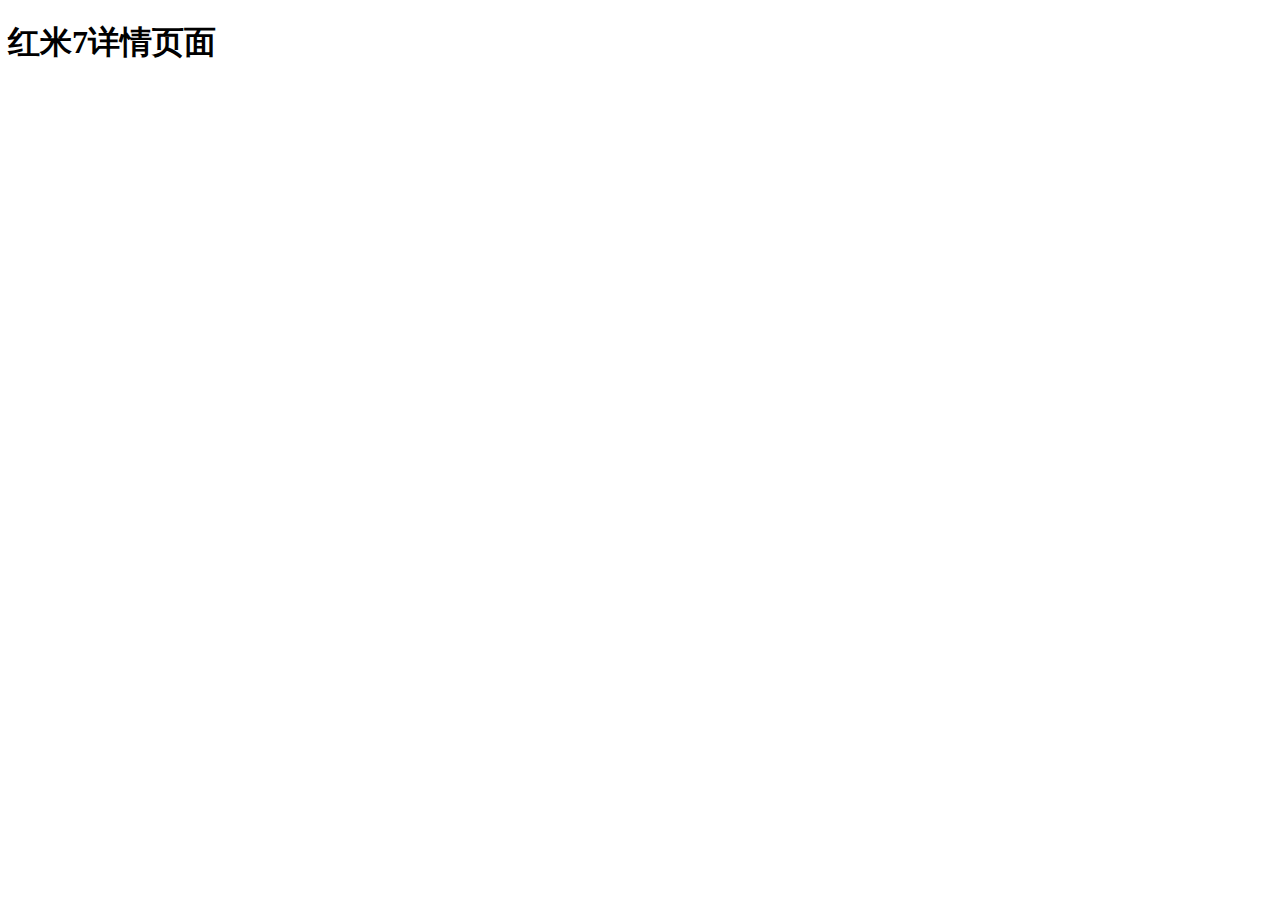
<file: html/redmiSeven.html>
<!DOCTYPE html>
<html lang="en">
<head>
    <meta charset="UTF-8">
    <meta name="viewport" content="width=device-width, initial-scale=1.0">
    <meta http-equiv="X-UA-Compatible" content="ie=edge">
    <title>红米7详情页面</title>
</head>
<body>
    <h1>红米7详情页面</h1>
</body>
</html>
</file>
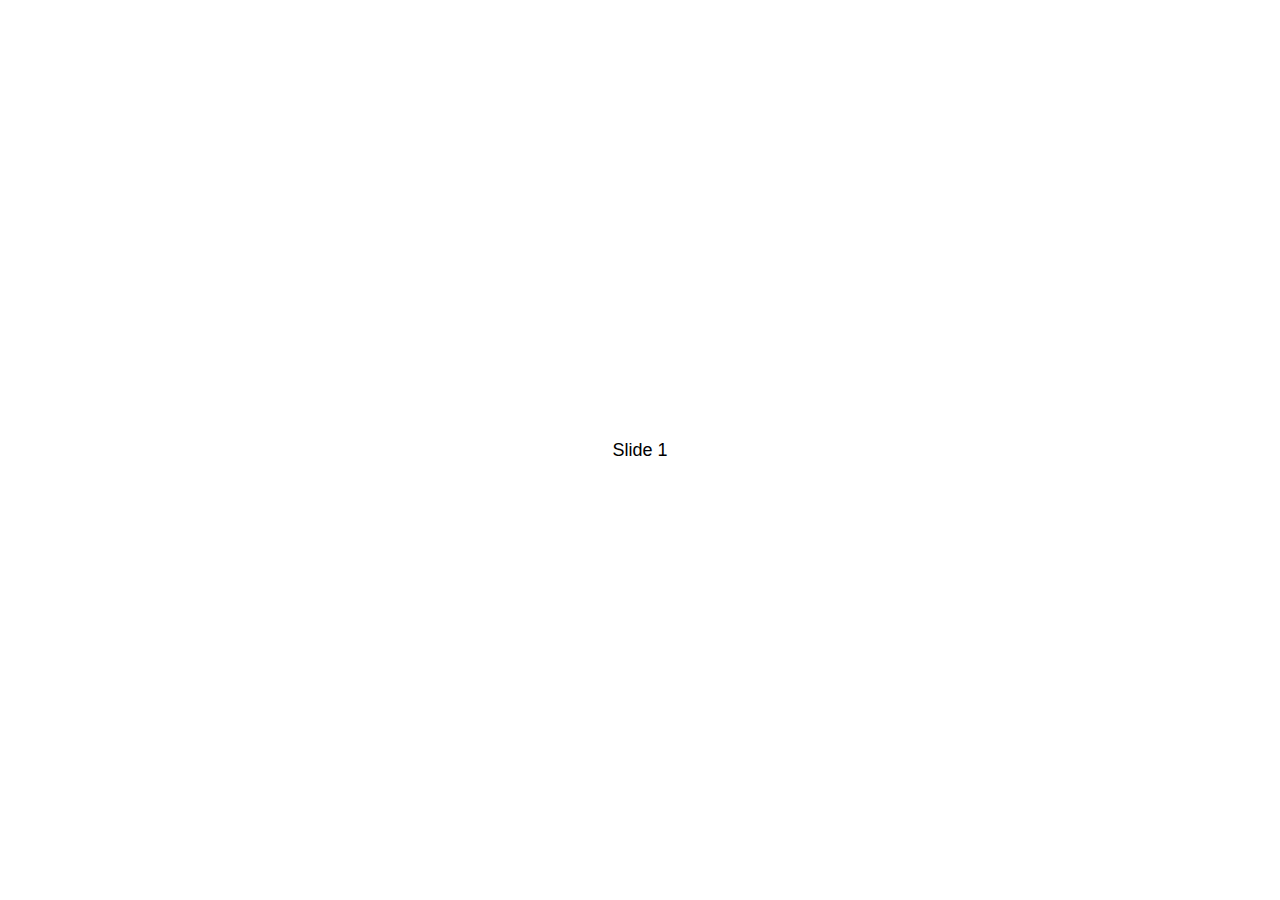
<file: js/swiper-4.4.6/demos/010-default.html>
<!DOCTYPE html>
<html lang="en">
<head>
  <meta charset="utf-8">
  <title>Swiper demo</title>
  <!-- Link Swiper's CSS -->
  <link rel="stylesheet" href="../dist/css/swiper.min.css">

  <!-- Demo styles -->
  <style>
    html, body {
      position: relative;
      height: 100%;
    }
    body {
      background: #eee;
      font-family: Helvetica Neue, Helvetica, Arial, sans-serif;
      font-size: 14px;
      color:#000;
      margin: 0;
      padding: 0;
    }
    .swiper-container {
      width: 100%;
      height: 100%;
    }
    .swiper-slide {
      text-align: center;
      font-size: 18px;
      background: #fff;

      /* Center slide text vertically */
      display: -webkit-box;
      display: -ms-flexbox;
      display: -webkit-flex;
      display: flex;
      -webkit-box-pack: center;
      -ms-flex-pack: center;
      -webkit-justify-content: center;
      justify-content: center;
      -webkit-box-align: center;
      -ms-flex-align: center;
      -webkit-align-items: center;
      align-items: center;
    }
  </style>
</head>
<body>
  <!-- Swiper -->
  <div class="swiper-container">
    <div class="swiper-wrapper">
      <div class="swiper-slide">Slide 1</div>
      <div class="swiper-slide">Slide 2</div>
      <div class="swiper-slide">Slide 3</div>
      <div class="swiper-slide">Slide 4</div>
      <div class="swiper-slide">Slide 5</div>
      <div class="swiper-slide">Slide 6</div>
      <div class="swiper-slide">Slide 7</div>
      <div class="swiper-slide">Slide 8</div>
      <div class="swiper-slide">Slide 9</div>
      <div class="swiper-slide">Slide 10</div>
    </div>
  </div>

  <!-- Swiper JS -->
  <script src="../dist/js/swiper.min.js"></script>

  <!-- Initialize Swiper -->
  <script>
    var swiper = new Swiper('.swiper-container');
  </script>
</body>
</html>
</file>
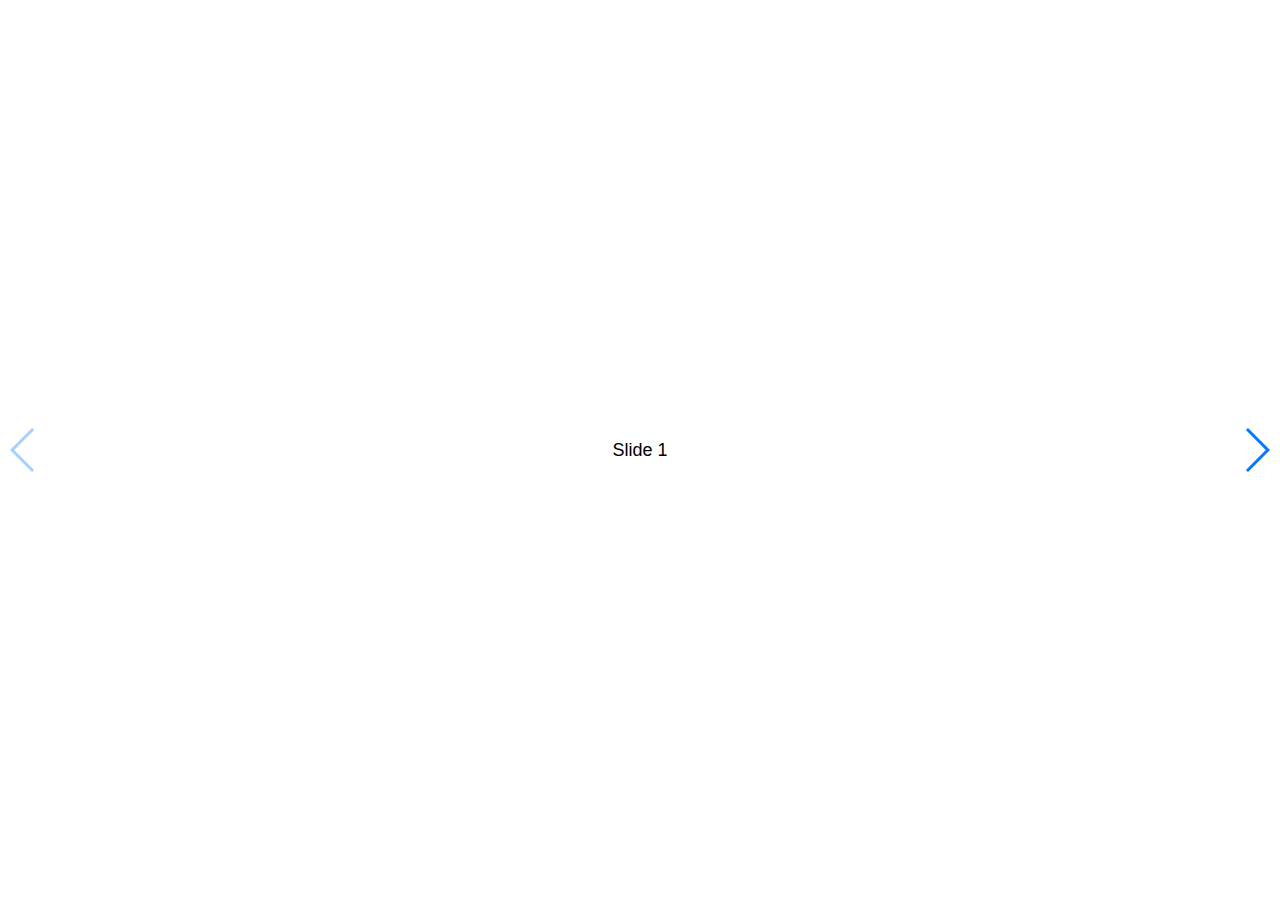
<file: js/swiper-4.4.6/demos/020-navigation.html>
<!DOCTYPE html>
<html lang="en">
<head>
  <meta charset="utf-8">
  <title>Swiper demo</title>
  <meta name="viewport" content="width=device-width, initial-scale=1, minimum-scale=1, maximum-scale=1">

  <!-- Link Swiper's CSS -->
  <link rel="stylesheet" href="../dist/css/swiper.min.css">

  <!-- Demo styles -->
  <style>
    html, body {
      position: relative;
      height: 100%;
    }
    body {
      background: #eee;
      font-family: Helvetica Neue, Helvetica, Arial, sans-serif;
      font-size: 14px;
      color:#000;
      margin: 0;
      padding: 0;
    }
    .swiper-container {
      width: 100%;
      height: 100%;
    }
    .swiper-slide {
      text-align: center;
      font-size: 18px;
      background: #fff;

      /* Center slide text vertically */
      display: -webkit-box;
      display: -ms-flexbox;
      display: -webkit-flex;
      display: flex;
      -webkit-box-pack: center;
      -ms-flex-pack: center;
      -webkit-justify-content: center;
      justify-content: center;
      -webkit-box-align: center;
      -ms-flex-align: center;
      -webkit-align-items: center;
      align-items: center;
    }
  </style>
</head>
<body>
  <!-- Swiper -->
  <div class="swiper-container">
    <div class="swiper-wrapper">
      <div class="swiper-slide">Slide 1</div>
      <div class="swiper-slide">Slide 2</div>
      <div class="swiper-slide">Slide 3</div>
      <div class="swiper-slide">Slide 4</div>
      <div class="swiper-slide">Slide 5</div>
      <div class="swiper-slide">Slide 6</div>
      <div class="swiper-slide">Slide 7</div>
      <div class="swiper-slide">Slide 8</div>
      <div class="swiper-slide">Slide 9</div>
      <div class="swiper-slide">Slide 10</div>
    </div>
    <!-- Add Arrows -->
    <div class="swiper-button-next"></div>
    <div class="swiper-button-prev"></div>
  </div>

  <!-- Swiper JS -->
  <script src="../dist/js/swiper.min.js"></script>

  <!-- Initialize Swiper -->
  <script>
    var swiper = new Swiper('.swiper-container', {
      navigation: {
        nextEl: '.swiper-button-next',
        prevEl: '.swiper-button-prev',
      },
    });
  </script>
</body>
</html>
</file>
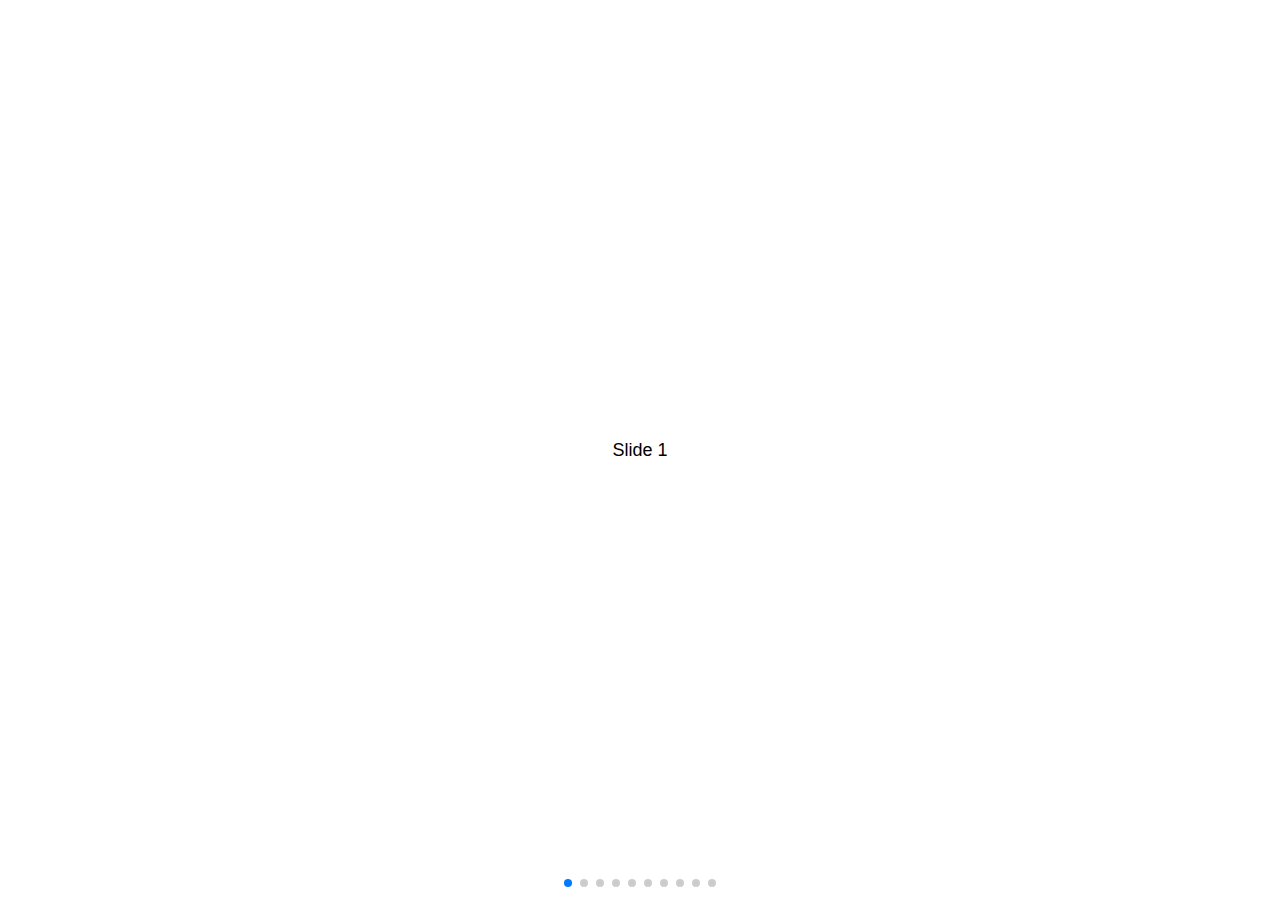
<file: js/swiper-4.4.6/demos/030-pagination.html>
<!DOCTYPE html>
<html lang="en">
<head>
  <meta charset="utf-8">
  <title>Swiper demo</title>
  <meta name="viewport" content="width=device-width, initial-scale=1, minimum-scale=1, maximum-scale=1">

  <!-- Link Swiper's CSS -->
  <link rel="stylesheet" href="../dist/css/swiper.min.css">

  <!-- Demo styles -->
  <style>
    html, body {
      position: relative;
      height: 100%;
    }
    body {
      background: #eee;
      font-family: Helvetica Neue, Helvetica, Arial, sans-serif;
      font-size: 14px;
      color:#000;
      margin: 0;
      padding: 0;
    }
    .swiper-container {
      width: 100%;
      height: 100%;
    }
    .swiper-slide {
      text-align: center;
      font-size: 18px;
      background: #fff;

      /* Center slide text vertically */
      display: -webkit-box;
      display: -ms-flexbox;
      display: -webkit-flex;
      display: flex;
      -webkit-box-pack: center;
      -ms-flex-pack: center;
      -webkit-justify-content: center;
      justify-content: center;
      -webkit-box-align: center;
      -ms-flex-align: center;
      -webkit-align-items: center;
      align-items: center;
    }
  </style>
</head>
<body>
  <!-- Swiper -->
  <div class="swiper-container">
    <div class="swiper-wrapper">
      <div class="swiper-slide">Slide 1</div>
      <div class="swiper-slide">Slide 2</div>
      <div class="swiper-slide">Slide 3</div>
      <div class="swiper-slide">Slide 4</div>
      <div class="swiper-slide">Slide 5</div>
      <div class="swiper-slide">Slide 6</div>
      <div class="swiper-slide">Slide 7</div>
      <div class="swiper-slide">Slide 8</div>
      <div class="swiper-slide">Slide 9</div>
      <div class="swiper-slide">Slide 10</div>
    </div>
    <!-- Add Pagination -->
    <div class="swiper-pagination"></div>
  </div>

  <!-- Swiper JS -->
  <script src="../dist/js/swiper.min.js"></script>

  <!-- Initialize Swiper -->
  <script>
    var swiper = new Swiper('.swiper-container', {
      pagination: {
        el: '.swiper-pagination',
      },
    });
  </script>
</body>
</html>
</file>
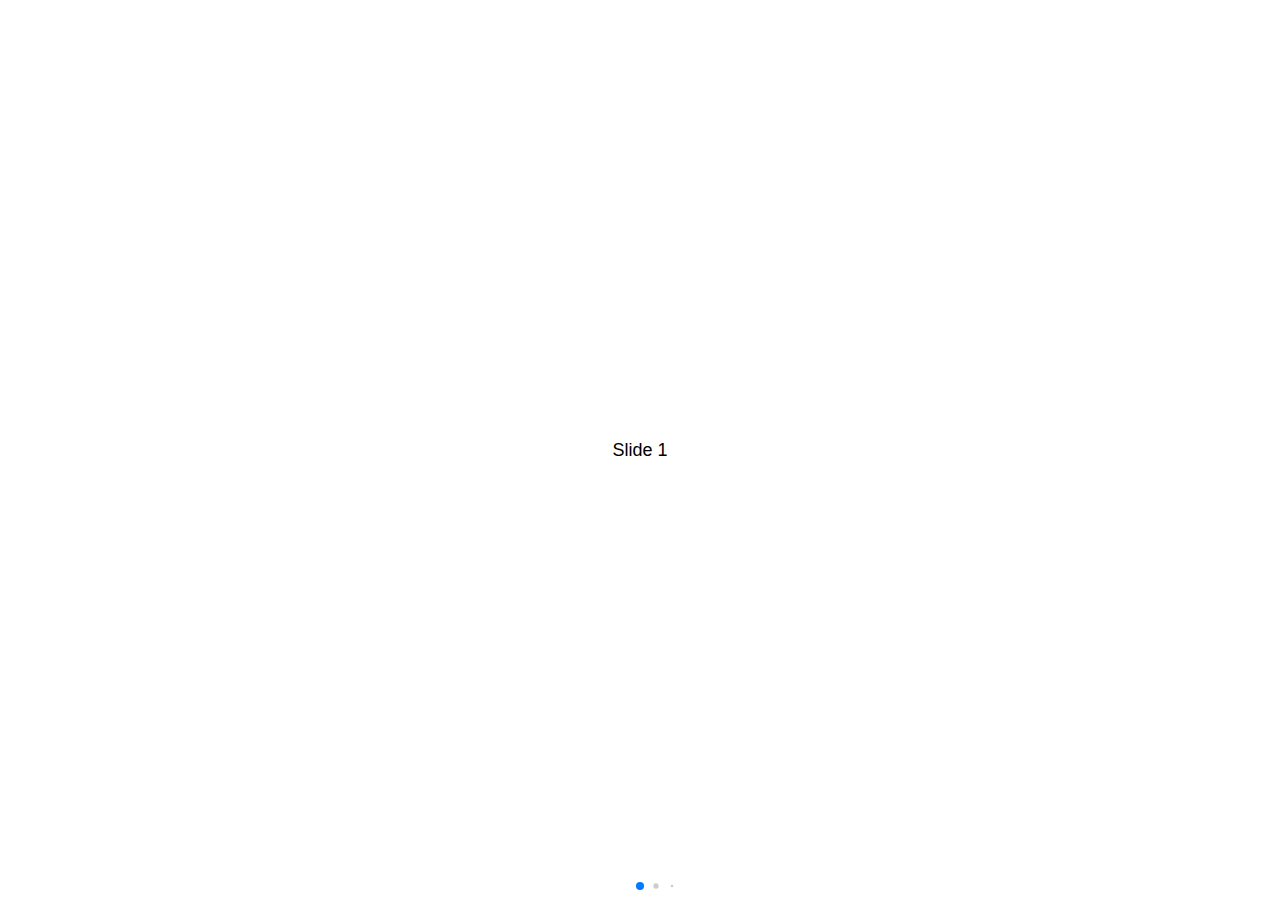
<file: js/swiper-4.4.6/demos/040-pagination-dynamic.html>
<!DOCTYPE html>
<html lang="en">
<head>
  <meta charset="utf-8">
  <title>Swiper demo</title>
  <meta name="viewport" content="width=device-width, initial-scale=1, minimum-scale=1, maximum-scale=1">

  <!-- Link Swiper's CSS -->
  <link rel="stylesheet" href="../dist/css/swiper.min.css">

  <!-- Demo styles -->
  <style>
    html, body {
      position: relative;
      height: 100%;
    }
    body {
      background: #eee;
      font-family: Helvetica Neue, Helvetica, Arial, sans-serif;
      font-size: 14px;
      color:#000;
      margin: 0;
      padding: 0;
    }
    .swiper-container {
      width: 100%;
      height: 100%;
    }
    .swiper-slide {
      text-align: center;
      font-size: 18px;
      background: #fff;

      /* Center slide text vertically */
      display: -webkit-box;
      display: -ms-flexbox;
      display: -webkit-flex;
      display: flex;
      -webkit-box-pack: center;
      -ms-flex-pack: center;
      -webkit-justify-content: center;
      justify-content: center;
      -webkit-box-align: center;
      -ms-flex-align: center;
      -webkit-align-items: center;
      align-items: center;
    }
  </style>
</head>
<body>
  <!-- Swiper -->
  <div class="swiper-container">
    <div class="swiper-wrapper">
      <div class="swiper-slide">Slide 1</div>
      <div class="swiper-slide">Slide 2</div>
      <div class="swiper-slide">Slide 3</div>
      <div class="swiper-slide">Slide 4</div>
      <div class="swiper-slide">Slide 5</div>
      <div class="swiper-slide">Slide 6</div>
      <div class="swiper-slide">Slide 7</div>
      <div class="swiper-slide">Slide 8</div>
      <div class="swiper-slide">Slide 9</div>
      <div class="swiper-slide">Slide 10</div>
    </div>
    <!-- Add Pagination -->
    <div class="swiper-pagination"></div>
  </div>

  <!-- Swiper JS -->
  <script src="../dist/js/swiper.min.js"></script>

  <!-- Initialize Swiper -->
  <script>
    var swiper = new Swiper('.swiper-container', {
      pagination: {
        el: '.swiper-pagination',
        dynamicBullets: true,
      },
    });
  </script>
</body>
</html>
</file>
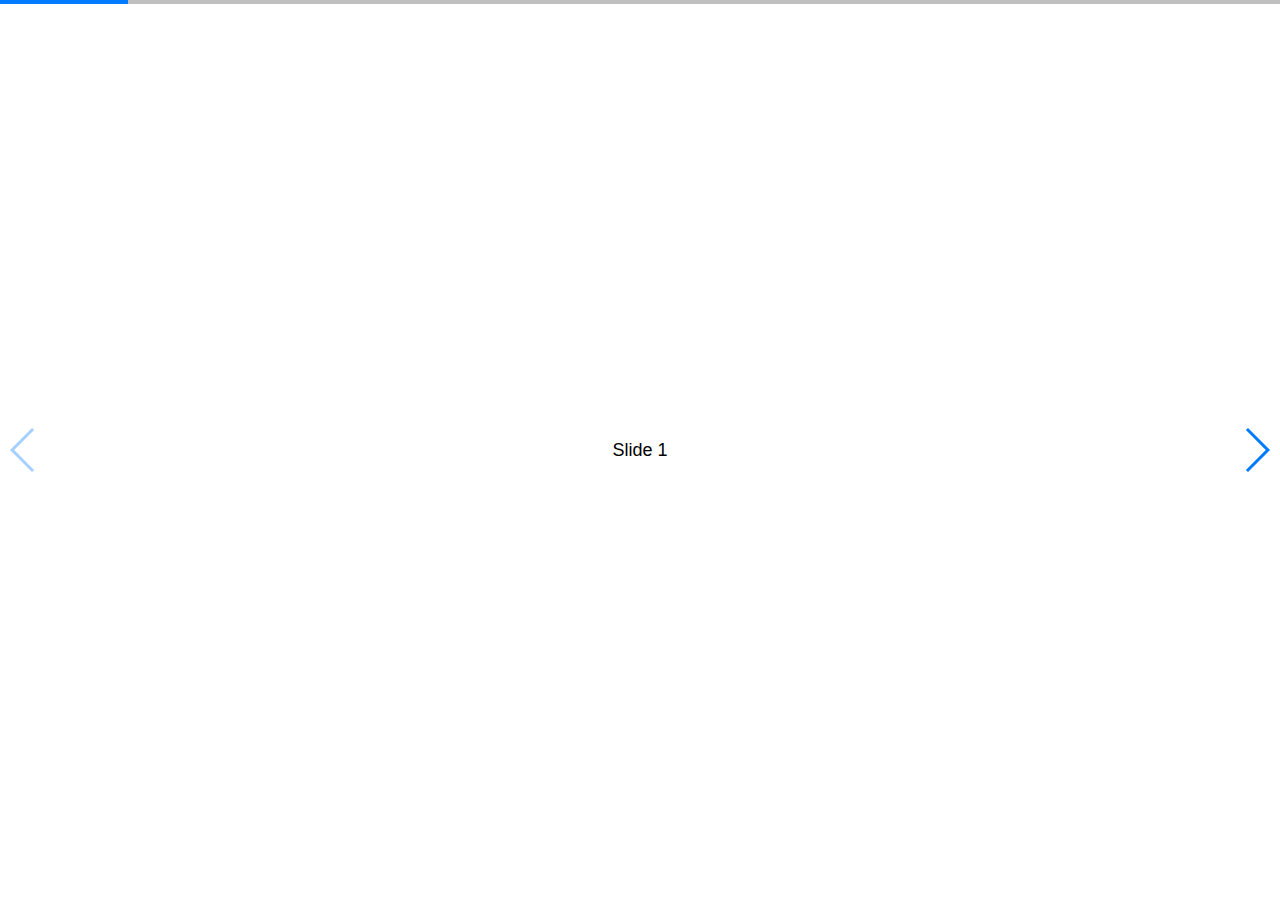
<file: js/swiper-4.4.6/demos/050-pagination-progress.html>
<!DOCTYPE html>
<html lang="en">
<head>
  <meta charset="utf-8">
  <title>Swiper demo</title>
  <!-- Link Swiper's CSS -->
  <link rel="stylesheet" href="../dist/css/swiper.min.css">

  <!-- Demo styles -->
  <style>
    html, body {
      position: relative;
      height: 100%;
    }
    body {
      background: #eee;
      font-family: Helvetica Neue, Helvetica, Arial, sans-serif;
      font-size: 14px;
      color:#000;
      margin: 0;
      padding: 0;
    }
    .swiper-container {
      width: 100%;
      height: 100%;
    }
    .swiper-slide {
      text-align: center;
      font-size: 18px;
      background: #fff;

      /* Center slide text vertically */
      display: -webkit-box;
      display: -ms-flexbox;
      display: -webkit-flex;
      display: flex;
      -webkit-box-pack: center;
      -ms-flex-pack: center;
      -webkit-justify-content: center;
      justify-content: center;
      -webkit-box-align: center;
      -ms-flex-align: center;
      -webkit-align-items: center;
      align-items: center;
    }
  </style>
</head>
<body>
  <!-- Swiper -->
  <div class="swiper-container">
    <div class="swiper-wrapper">
      <div class="swiper-slide">Slide 1</div>
      <div class="swiper-slide">Slide 2</div>
      <div class="swiper-slide">Slide 3</div>
      <div class="swiper-slide">Slide 4</div>
      <div class="swiper-slide">Slide 5</div>
      <div class="swiper-slide">Slide 6</div>
      <div class="swiper-slide">Slide 7</div>
      <div class="swiper-slide">Slide 8</div>
      <div class="swiper-slide">Slide 9</div>
      <div class="swiper-slide">Slide 10</div>
    </div>
    <!-- Add Pagination -->
    <div class="swiper-pagination"></div>
    <!-- Add Arrows -->
    <div class="swiper-button-next"></div>
    <div class="swiper-button-prev"></div>
  </div>

  <!-- Swiper JS -->
  <script src="../dist/js/swiper.min.js"></script>

  <!-- Initialize Swiper -->
  <script>
    var swiper = new Swiper('.swiper-container', {
      pagination: {
        el: '.swiper-pagination',
        type: 'progressbar',
      },
      navigation: {
        nextEl: '.swiper-button-next',
        prevEl: '.swiper-button-prev',
      },
    });
  </script>
</body>
</html>
</file>
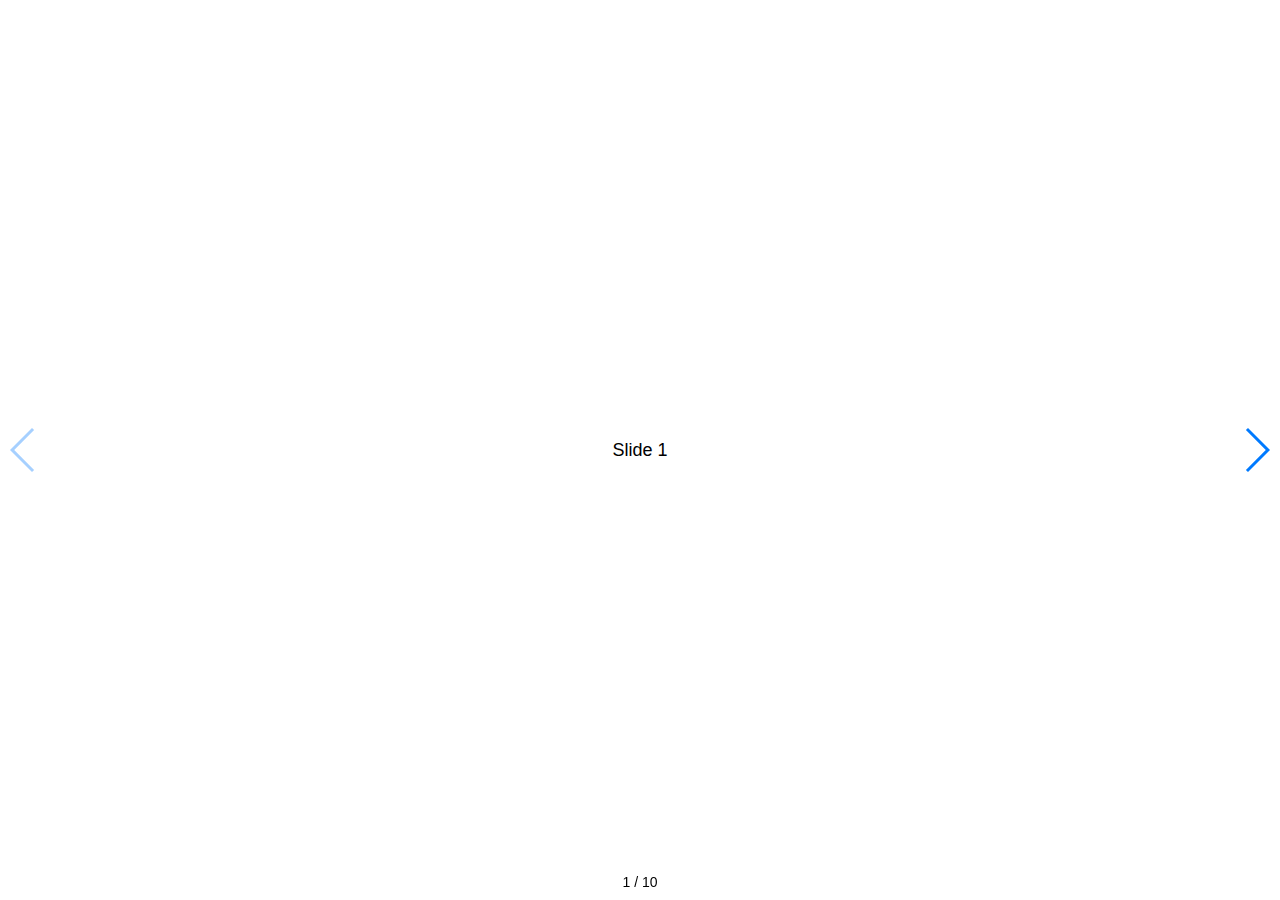
<file: js/swiper-4.4.6/demos/060-pagination-fraction.html>
<!DOCTYPE html>
<html lang="en">
<head>
  <meta charset="utf-8">
  <title>Swiper demo</title>
  <!-- Link Swiper's CSS -->
  <link rel="stylesheet" href="../dist/css/swiper.min.css">

  <!-- Demo styles -->
  <style>
    html, body {
      position: relative;
      height: 100%;
    }
    body {
      background: #eee;
      font-family: Helvetica Neue, Helvetica, Arial, sans-serif;
      font-size: 14px;
      color:#000;
      margin: 0;
      padding: 0;
    }
    .swiper-container {
      width: 100%;
      height: 100%;
    }
    .swiper-slide {
      text-align: center;
      font-size: 18px;
      background: #fff;

      /* Center slide text vertically */
      display: -webkit-box;
      display: -ms-flexbox;
      display: -webkit-flex;
      display: flex;
      -webkit-box-pack: center;
      -ms-flex-pack: center;
      -webkit-justify-content: center;
      justify-content: center;
      -webkit-box-align: center;
      -ms-flex-align: center;
      -webkit-align-items: center;
      align-items: center;
    }
  </style>
</head>
<body>
  <!-- Swiper -->
  <div class="swiper-container">
    <div class="swiper-wrapper">
      <div class="swiper-slide">Slide 1</div>
      <div class="swiper-slide">Slide 2</div>
      <div class="swiper-slide">Slide 3</div>
      <div class="swiper-slide">Slide 4</div>
      <div class="swiper-slide">Slide 5</div>
      <div class="swiper-slide">Slide 6</div>
      <div class="swiper-slide">Slide 7</div>
      <div class="swiper-slide">Slide 8</div>
      <div class="swiper-slide">Slide 9</div>
      <div class="swiper-slide">Slide 10</div>
    </div>
    <!-- Add Pagination -->
    <div class="swiper-pagination"></div>
    <!-- Add Arrows -->
    <div class="swiper-button-next"></div>
    <div class="swiper-button-prev"></div>
  </div>

  <!-- Swiper JS -->
  <script src="../dist/js/swiper.min.js"></script>

  <!-- Initialize Swiper -->
  <script>
    var swiper = new Swiper('.swiper-container', {
      pagination: {
        el: '.swiper-pagination',
        type: 'fraction',
      },
      navigation: {
        nextEl: '.swiper-button-next',
        prevEl: '.swiper-button-prev',
      },
    });
  </script>
</body>
</html>
</file>
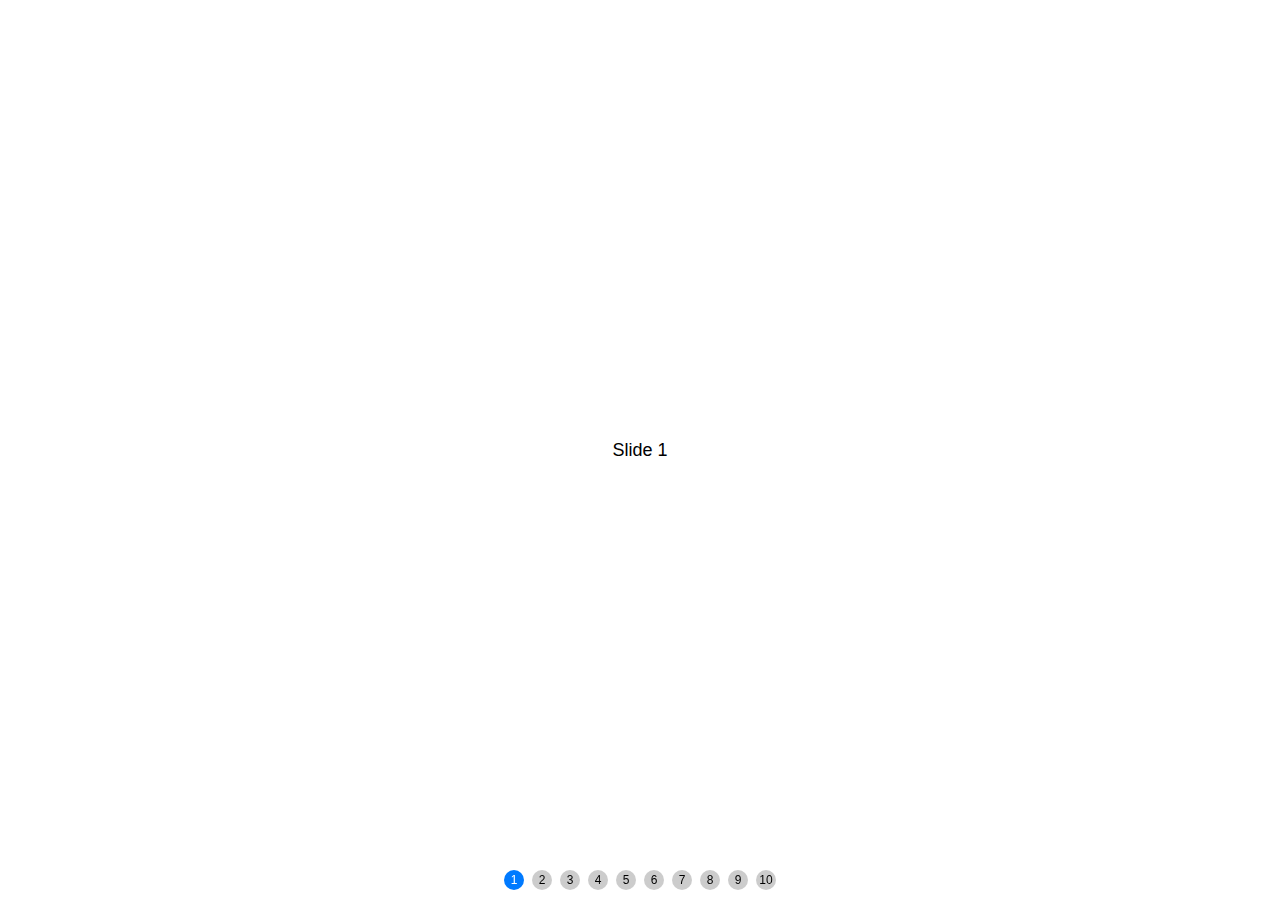
<file: js/swiper-4.4.6/demos/070-pagination-custom.html>
<!DOCTYPE html>
<html lang="en">
<head>
  <meta charset="utf-8">
  <title>Swiper demo</title>
  <meta name="viewport" content="width=device-width, initial-scale=1, minimum-scale=1, maximum-scale=1">

  <!-- Link Swiper's CSS -->
  <link rel="stylesheet" href="../dist/css/swiper.min.css">

  <!-- Demo styles -->
  <style>
    html, body {
      position: relative;
      height: 100%;
    }
    body {
      background: #eee;
      font-family: Helvetica Neue, Helvetica, Arial, sans-serif;
      font-size: 14px;
      color:#000;
      margin: 0;
      padding: 0;
    }
    .swiper-container {
      width: 100%;
      height: 100%;
    }
    .swiper-slide {
      text-align: center;
      font-size: 18px;
      background: #fff;

      /* Center slide text vertically */
      display: -webkit-box;
      display: -ms-flexbox;
      display: -webkit-flex;
      display: flex;
      -webkit-box-pack: center;
      -ms-flex-pack: center;
      -webkit-justify-content: center;
      justify-content: center;
      -webkit-box-align: center;
      -ms-flex-align: center;
      -webkit-align-items: center;
      align-items: center;
    }
    .swiper-pagination-bullet {
      width: 20px;
      height: 20px;
      text-align: center;
      line-height: 20px;
      font-size: 12px;
      color:#000;
      opacity: 1;
      background: rgba(0,0,0,0.2);
    }
    .swiper-pagination-bullet-active {
      color:#fff;
      background: #007aff;
    }
  </style>
</head>
<body>
  <!-- Swiper -->
  <div class="swiper-container">
    <div class="swiper-wrapper">
      <div class="swiper-slide">Slide 1</div>
      <div class="swiper-slide">Slide 2</div>
      <div class="swiper-slide">Slide 3</div>
      <div class="swiper-slide">Slide 4</div>
      <div class="swiper-slide">Slide 5</div>
      <div class="swiper-slide">Slide 6</div>
      <div class="swiper-slide">Slide 7</div>
      <div class="swiper-slide">Slide 8</div>
      <div class="swiper-slide">Slide 9</div>
      <div class="swiper-slide">Slide 10</div>
    </div>
    <!-- Add Pagination -->
    <div class="swiper-pagination"></div>
  </div>

  <!-- Swiper JS -->
  <script src="../dist/js/swiper.min.js"></script>

  <!-- Initialize Swiper -->
  <script>
    var swiper = new Swiper('.swiper-container', {
      pagination: {
        el: '.swiper-pagination',
        clickable: true,
        renderBullet: function (index, className) {
          return '<span class="' + className + '">' + (index + 1) + '</span>';
        },
      },
    });
  </script>
</body>
</html>
</file>
<file: css/common.css>
/*顶部条导航条部分样式===============================*/
.site_topbar{
	height: 40px;
	font-size: 12px;
	color:#b0b0b0;
	background-color: #333;
}

.container::befor,.container::after{
	content: " ";
	display: table;
}
.container::after{
	clear: both;
}

.site_topbar .topbar_nav{
	float: left;
	height: 40px;
	line-height: 40px;
	font-size: 0;
}
.site_topbar a{
	color: #b0b0b0;
	font-size: 12px;
	display: inline-block;
}
.site_topbar .sep{
	font-size: 12px;
	margin: 0 .5em;
	color: #424242;
	font-family: sans-serif;
}
.site_topbar .topbar_cart{
	text-align: center;
	width: 120px;
	margin-left: 15px;
	height: 40px;
	float: right;
	line-height: 40px;
	position: relative;
}
.cart_mini i{
	margin-right: 5px;
}
.site_topbar .topbar_info{
	height: 40px;
	line-height: 40px;
	float: right;

}

.site_topbar a:hover{
	color: #fff;
}
.site_topbar .notice{
	margin-left:10px;
}
/*logo导航和搜索样式==========================*/

.site_header{
	height:100px;
}

.logo {
	float: left;
	margin-top: 27px;
}

.logo_ir{
	display: block;
	width: 56px;
	height: 56px;
	background: #ff6700 url("..//Img/registerlogo.png") no-repeat 80% 80%;
}

.header_nav{
	width: 850px;
	float: left;
}

.nav_list{
	width: 820px;
	height: 88px;
	padding: 12px 0 0 30px;
}

.nav_list .nav_item{
	display: inline-block;
	line-height: 88px;
}

.nav_list .nav_item .link{
	display: block;
	color:#333;
	padding: 0 10px ;
}
.nav_list .nav_item .link:hover{
	color: #ff6700 ;
}

/*----------------------------------------*/
.header_search{
	width: 300px;
	float: right;
	margin-top: 30px;
}
.search_form{
	height: 50px;
	position: relative;
}
.search_text{
	width: 220px;
	height: 50px;
	padding: 0 10px;
	border: 1px solid #e0e0e0;
	font-size: 14px;
	line-height: 48px;
	outline: 0;
	position: absolute;
	right:60px;
	border-right: none;
}

.search_btn{
	width: 60px;
	height: 50px;
	outline: 0;
	background:#fff;
	border: 1px solid #e0e0e0;
	position: absolute;
	right: 0
}
.search_btn:hover{
	background: #ff6700;
}
.iconfont{
	font-size: 30px;
	color:#666;
}
.iconfont:hover{
	color:#fff;
}

/*顶部条导航条部分样式===============================*/
</file>
<file: font/demo.css>
/* Logo 字体 */
@font-face {
  font-family: "iconfont logo";
  src: url('https://at.alicdn.com/t/font_985780_km7mi63cihi.eot?t=1545807318834');
  src: url('https://at.alicdn.com/t/font_985780_km7mi63cihi.eot?t=1545807318834#iefix') format('embedded-opentype'),
    url('https://at.alicdn.com/t/font_985780_km7mi63cihi.woff?t=1545807318834') format('woff'),
    url('https://at.alicdn.com/t/font_985780_km7mi63cihi.ttf?t=1545807318834') format('truetype'),
    url('https://at.alicdn.com/t/font_985780_km7mi63cihi.svg?t=1545807318834#iconfont') format('svg');
}

.logo {
  font-family: "iconfont logo";
  font-size: 160px;
  font-style: normal;
  -webkit-font-smoothing: antialiased;
  -moz-osx-font-smoothing: grayscale;
}

/* tabs */
.nav-tabs {
  position: relative;
}

.nav-tabs .nav-more {
  position: absolute;
  right: 0;
  bottom: 0;
  height: 42px;
  line-height: 42px;
  color: #666;
}

#tabs {
  border-bottom: 1px solid #eee;
}

#tabs li {
  cursor: pointer;
  width: 100px;
  height: 40px;
  line-height: 40px;
  text-align: center;
  font-size: 16px;
  border-bottom: 2px solid transparent;
  position: relative;
  z-index: 1;
  margin-bottom: -1px;
  color: #666;
}


#tabs .active {
  border-bottom-color: #f00;
  color: #222;
}

.tab-container .content {
  display: none;
}

/* 页面布局 */
.main {
  padding: 30px 100px;
  width: 960px;
  margin: 0 auto;
}

.main .logo {
  color: #333;
  text-align: left;
  margin-bottom: 30px;
  line-height: 1;
  height: 110px;
  margin-top: -50px;
  overflow: hidden;
  *zoom: 1;
}

.main .logo a {
  font-size: 160px;
  color: #333;
}

.helps {
  margin-top: 40px;
}

.helps pre {
  padding: 20px;
  margin: 10px 0;
  border: solid 1px #e7e1cd;
  background-color: #fffdef;
  overflow: auto;
}

.icon_lists {
  width: 100% !important;
  overflow: hidden;
  *zoom: 1;
}

.icon_lists li {
  width: 100px;
  margin-bottom: 10px;
  margin-right: 20px;
  text-align: center;
  list-style: none !important;
  cursor: default;
}

.icon_lists li .code-name {
  line-height: 1.2;
}

.icon_lists .icon {
  display: block;
  height: 100px;
  line-height: 100px;
  font-size: 42px;
  margin: 10px auto;
  color: #333;
  -webkit-transition: font-size 0.25s linear, width 0.25s linear;
  -moz-transition: font-size 0.25s linear, width 0.25s linear;
  transition: font-size 0.25s linear, width 0.25s linear;
}

.icon_lists .icon:hover {
  font-size: 100px;
}

.icon_lists .svg-icon {
  /* 通过设置 font-size 来改变图标大小 */
  width: 1em;
  /* 图标和文字相邻时，垂直对齐 */
  vertical-align: -0.15em;
  /* 通过设置 color 来改变 SVG 的颜色/fill */
  fill: currentColor;
  /* path 和 stroke 溢出 viewBox 部分在 IE 下会显示
      normalize.css 中也包含这行 */
  overflow: hidden;
}

.icon_lists li .name,
.icon_lists li .code-name {
  color: #666;
}

/* markdown 样式 */
.markdown {
  color: #666;
  font-size: 14px;
  line-height: 1.8;
}

.highlight {
  line-height: 1.5;
}

.markdown img {
  vertical-align: middle;
  max-width: 100%;
}

.markdown h1 {
  color: #404040;
  font-weight: 500;
  line-height: 40px;
  margin-bottom: 24px;
}

.markdown h2,
.markdown h3,
.markdown h4,
.markdown h5,
.markdown h6 {
  color: #404040;
  margin: 1.6em 0 0.6em 0;
  font-weight: 500;
  clear: both;
}

.markdown h1 {
  font-size: 28px;
}

.markdown h2 {
  font-size: 22px;
}

.markdown h3 {
  font-size: 16px;
}

.markdown h4 {
  font-size: 14px;
}

.markdown h5 {
  font-size: 12px;
}

.markdown h6 {
  font-size: 12px;
}

.markdown hr {
  height: 1px;
  border: 0;
  background: #e9e9e9;
  margin: 16px 0;
  clear: both;
}

.markdown p {
  margin: 1em 0;
}

.markdown>p,
.markdown>blockquote,
.markdown>.highlight,
.markdown>ol,
.markdown>ul {
  width: 80%;
}

.markdown ul>li {
  list-style: circle;
}

.markdown>ul li,
.markdown blockquote ul>li {
  margin-left: 20px;
  padding-left: 4px;
}

.markdown>ul li p,
.markdown>ol li p {
  margin: 0.6em 0;
}

.markdown ol>li {
  list-style: decimal;
}

.markdown>ol li,
.markdown blockquote ol>li {
  margin-left: 20px;
  padding-left: 4px;
}

.markdown code {
  margin: 0 3px;
  padding: 0 5px;
  background: #eee;
  border-radius: 3px;
}

.markdown strong,
.markdown b {
  font-weight: 600;
}

.markdown>table {
  border-collapse: collapse;
  border-spacing: 0px;
  empty-cells: show;
  border: 1px solid #e9e9e9;
  width: 95%;
  margin-bottom: 24px;
}

.markdown>table th {
  white-space: nowrap;
  color: #333;
  font-weight: 600;
}

.markdown>table th,
.markdown>table td {
  border: 1px solid #e9e9e9;
  padding: 8px 16px;
  text-align: left;
}

.markdown>table th {
  background: #F7F7F7;
}

.markdown blockquote {
  font-size: 90%;
  color: #999;
  border-left: 4px solid #e9e9e9;
  padding-left: 0.8em;
  margin: 1em 0;
}

.markdown blockquote p {
  margin: 0;
}

.markdown .anchor {
  opacity: 0;
  transition: opacity 0.3s ease;
  margin-left: 8px;
}

.markdown .waiting {
  color: #ccc;
}

.markdown h1:hover .anchor,
.markdown h2:hover .anchor,
.markdown h3:hover .anchor,
.markdown h4:hover .anchor,
.markdown h5:hover .anchor,
.markdown h6:hover .anchor {
  opacity: 1;
  display: inline-block;
}

.markdown>br,
.markdown>p>br {
  clear: both;
}


.hljs {
  display: block;
  background: white;
  padding: 0.5em;
  color: #333333;
  overflow-x: auto;
}

.hljs-comment,
.hljs-meta {
  color: #969896;
}

.hljs-string,
.hljs-variable,
.hljs-template-variable,
.hljs-strong,
.hljs-emphasis,
.hljs-quote {
  color: #df5000;
}

.hljs-keyword,
.hljs-selector-tag,
.hljs-type {
  color: #a71d5d;
}

.hljs-literal,
.hljs-symbol,
.hljs-bullet,
.hljs-attribute {
  color: #0086b3;
}

.hljs-section,
.hljs-name {
  color: #63a35c;
}

.hljs-tag {
  color: #333333;
}

.hljs-title,
.hljs-attr,
.hljs-selector-id,
.hljs-selector-class,
.hljs-selector-attr,
.hljs-selector-pseudo {
  color: #795da3;
}

.hljs-addition {
  color: #55a532;
  background-color: #eaffea;
}

.hljs-deletion {
  color: #bd2c00;
  background-color: #ffecec;
}

.hljs-link {
  text-decoration: underline;
}

/* 代码高亮 */
/* PrismJS 1.15.0
https://prismjs.com/download.html#themes=prism&languages=markup+css+clike+javascript */
/**
 * prism.js default theme for JavaScript, CSS and HTML
 * Based on dabblet (http://dabblet.com)
 * @author Lea Verou
 */
code[class*="language-"],
pre[class*="language-"] {
  color: black;
  background: none;
  text-shadow: 0 1px white;
  font-family: Consolas, Monaco, 'Andale Mono', 'Ubuntu Mono', monospace;
  text-align: left;
  white-space: pre;
  word-spacing: normal;
  word-break: normal;
  word-wrap: normal;
  line-height: 1.5;

  -moz-tab-size: 4;
  -o-tab-size: 4;
  tab-size: 4;

  -webkit-hyphens: none;
  -moz-hyphens: none;
  -ms-hyphens: none;
  hyphens: none;
}

pre[class*="language-"]::-moz-selection,
pre[class*="language-"] ::-moz-selection,
code[class*="language-"]::-moz-selection,
code[class*="language-"] ::-moz-selection {
  text-shadow: none;
  background: #b3d4fc;
}

pre[class*="language-"]::selection,
pre[class*="language-"] ::selection,
code[class*="language-"]::selection,
code[class*="language-"] ::selection {
  text-shadow: none;
  background: #b3d4fc;
}

@media print {

  code[class*="language-"],
  pre[class*="language-"] {
    text-shadow: none;
  }
}

/* Code blocks */
pre[class*="language-"] {
  padding: 1em;
  margin: .5em 0;
  overflow: auto;
}

:not(pre)>code[class*="language-"],
pre[class*="language-"] {
  background: #f5f2f0;
}

/* Inline code */
:not(pre)>code[class*="language-"] {
  padding: .1em;
  border-radius: .3em;
  white-space: normal;
}

.token.comment,
.token.prolog,
.token.doctype,
.token.cdata {
  color: slategray;
}

.token.punctuation {
  color: #999;
}

.namespace {
  opacity: .7;
}

.token.property,
.token.tag,
.token.boolean,
.token.number,
.token.constant,
.token.symbol,
.token.deleted {
  color: #905;
}

.token.selector,
.token.attr-name,
.token.string,
.token.char,
.token.builtin,
.token.inserted {
  color: #690;
}

.token.operator,
.token.entity,
.token.url,
.language-css .token.string,
.style .token.string {
  color: #9a6e3a;
  background: hsla(0, 0%, 100%, .5);
}

.token.atrule,
.token.attr-value,
.token.keyword {
  color: #07a;
}

.token.function,
.token.class-name {
  color: #DD4A68;
}

.token.regex,
.token.important,
.token.variable {
  color: #e90;
}

.token.important,
.token.bold {
  font-weight: bold;
}

.token.italic {
  font-style: italic;
}

.token.entity {
  cursor: help;
}
</file>
<file: css/iconfont.css>
@font-face {font-family: "iconfont";
  src: url('../font/iconfont.eot?t=1548578839925'); /* IE9 */
  src: url('../font/iconfont.eot?t=1548578839925#iefix') format('embedded-opentype'), /* IE6-IE8 */
  url('[data-uri]') format('woff2'),
  url('../font/iconfont.woff?t=1548578839925') format('woff'),
  url('../font/iconfont.ttf?t=1548578839925') format('truetype'), /* chrome, firefox, opera, Safari, Android, iOS 4.2+ */
  url('../font/iconfont.svg?t=1548578839925#iconfont') format('svg'); /* iOS 4.1- */
}

.iconfont {
  font-family: "iconfont" !important;
  font-size: 16px;
  font-style: normal;
  -webkit-font-smoothing: antialiased;
  -moz-osx-font-smoothing: grayscale;
}

.icon-15tianwuliyoutuihuo:before {
  content: "\e606";
}

.icon-more:before {
  content: "\e93d";
}

.icon-44:before {
  content: "\e6a6";
}

.icon-7tiantuihuan:before {
  content: "\e607";
}

.icon-weizhi:before {
  content: "\e681";
}

.icon-shuaxin:before {
  content: "\e627";
}

.icon-shuaxinrefresh39:before {
  content: "\e717";
}

.icon-24huafei:before {
  content: "\e66f";
}

.icon-huafei2:before {
  content: "\e641";
}

.icon-more1:before {
  content: "\e64d";
}

.icon-7tianwuliyoutuihuo:before {
  content: "\e60e";
}

.icon-more2:before {
  content: "\e656";
}

.icon-morepress:before {
  content: "\e654";
}

.icon-card:before {
  content: "\e62c";
}

.icon-icon_tip_off:before {
  content: "\e60d";
}

.icon-iconmore-copy:before {
  content: "\e62e";
}

.icon-buoumaotubiao46:before {
  content: "\e629";
}

.icon-shouji:before {
  content: "\e615";
}

.icon-gengduo:before {
  content: "\e63c";
}

.icon-feng:before {
  content: "\e637";
}

.icon-duanxin:before {
  content: "\e7b9";
}

.icon-liwu:before {
  content: "\e611";
}

.icon-duanxin1:before {
  content: "\e604";
}

.icon-weizhi1:before {
  content: "\e63a";
}

.icon-gengduoneirong:before {
  content: "\e685";
}

.icon-gonganju:before {
  content: "\e6f5";
}

.icon-navicon-dxtdwh:before {
  content: "\e643";
}

.icon-liwu1:before {
  content: "\e609";
}

.icon-liwu-:before {
  content: "\e6ae";
}

.icon-more_:before {
  content: "\e682";
}

.icon-xinyong:before {
  content: "\e612";
}

.icon-more3:before {
  content: "\e62a";
}
</file>
<file: css/login.css>
.header_wrapper{
    overflow: hidden;
}

.header{
    height: 98px;
    width: 1226px;
    margin: 0 auto;
}
.header .logo{
    width: 200px;
    height: 98px;
    background:#ccc url(../Img/logologin.jpg) no-repeat center;

}
/* 登陆主体部分 */
.enter_wrapper{
    height: 588px;
    overflow: hidden;
}
.enter_wrapper .redmi7{
    display:block;
    background: url(../Img/loginbg.jpg) no-repeat center;
    height: 588px;
    width: 100%;
    position: absolute;
    cursor: pointer;
}
.enter_login{
    overflow: hidden;
    position: relative;
    min-height: 524px;
    margin-top: 32px;
}
.enter_box{
    width: 410px;
    min-height: 524px;
    background-color: #fff;
    position: absolute;
    top:0;
    right: 0;
    z-index: 2;
}
.nav_tabs{
    height: 80px;
    text-align: center
}
.nav_tabs .sep{
    display: inline-block;
    height: 20px;
    width: 1px;
    background-color: #ccc;
    position: relative;
    top: 2px;
}
.nav_tabs .userid_login , .nav_tabs .code_login{
    display: inline-block;
    width: 180px;
    height: 30px;
    line-height: 30px;
    margin-top: 25px;
    font-size: 24px;
    text-decoration: none;
    color: #666;
    font-weight: lighter;
}
.nav_tabs .active{
    color: #ff6700;
}
.nav_tabs a:hover{
    color:#ff6700;
}

.login_info{
    height: 230px;
    padding: 0 30px;
    position: relative;
}

.login_info .login_input,.login_info .login_code{
    width: 350px;
    height: 230px;
    position: absolute;
    background: #fff;
}
.login_info .login_input{
    background-clip: orange;
}
.login_info form{
    font-size: 0px;
}
.login_info form>input{
    display: block;
    width: 348px;
    height: 48px;
    outline:none;
    border: 1px solid #ccc;
    margin-top: 20px;
    color: #999;
    text-indent: 10px;
    font-size: 13px;
}
.login_info form>input[type=button]{
    border: none;
    width: 350px;
    color: #fff;
    font-size: 16px;
    letter-spacing: 2px;
    background-color: #ff6700;
    margin-top: 30px;
    cursor: pointer;
}

.login_info form>label[for=usertel]{
    height: 50px;
    width: 48px;
    font-size: 13px;
    line-height: 49px;
    text-align: center;
    vertical-align: middle;
    position: relative;
    top: 10px;
    border: 1px solid #ccc;
    border-right: 0;
    color: #999;
    display: none;
}

.login_info form>input[type=tel]{
    width:298px;
    display: inline-block;
    display: none;
    vertical-align: middle
}
/* 短信验证码 */
.login_info form>input[class=text_code]{
    width: 248px;
    height: 46px;
    display: none;
    border:1px solid #ccc;

}
.login_info form>input[class=send_mess]{
    width: 99px;
    letter-spacing: 0;
    font-size: 12px;
    height: 50px;
    color:blue;
    background-color:#fff;
    border:1px solid #ccc;
    border-left: 0;
    display: none;
    position: relative;
    top: -5px;
}



/* 扫码登录 */
.login_code{
    display: none;
}
.login_code img{
    margin:30px auto;
}
.login_code .code_img>p{
    text-align: center;
    line-height: 20px;
    font-size: 13px;
    color: #666;
    letter-spacing: 0;
}
.login_code .code_img>p>.mishop{
    color: #ff6700;
}

/* 忘记密码？====================================== */
.other_panel{
    height: 20px;
    line-height: 20px;
    margin-top: 10px;
    font-size: 12px;
}
.other_panel a{
    color: #999;
}
.other_panel a:hover{
    color: #ff6700;
}
.other_panel .login_mess a{
    color: #ff6700;
    float: left;
}
.other_panel .reg_forget>.sep{
    display: inline-block;
    width: 1px ;
    height: 12px;
    background-color: #ccc;
    position: relative;
    top: 2px;
    margin-left: 4px;
}
.other_panel .reg_forget{
    float: right;
}
.login_messtxt{
    color:#ff6700;
}


/* 第三方登录方式 */
.login_way{
    margin-top: 100px;
    margin: 100px 30px 0 30px;;
}
.other_way{
    border: none;
    border-top: 1px solid #ddd;
    padding-top: 10px;
    text-align: center;
}
.other_way legend{
    padding: 0 10px;
    font-size: 13px;
    color: #999;
}
.waymenu {
    text-align:center;
}
.waymenu a{
    font-size: 11px;
    color: #fff;
    margin: 10px 20px;
    display: inline-block;
    width: 30px;
    height: 30px;
    border-radius: 15px;
    line-height: 30px;
    text-align: center;
    background-color:#ff6700;
}


/* 底部======================= */
.footer_wrapper{
    margin-top: 100px;
}
.footer{
    height: 80px;
}
.footer .setting ul{
    height: 20px;
    margin-top: 10px;
    text-align: center;
}
.footer .setting ul>li{
    display: inline-block;
    margin: 0 20px;
    font-family: "微软雅黑";
}
.footer .setting ul>li>a{
    font-size: 14px;
    line-height: 20px;
    color: #999;
}
.footer .setting ul>li>a:hover{
    color: #333;
}
.footer .setting ul>li>.active{
    color: #333;
}
.footer .copyinfo{
    text-align: center;
    padding: 10px 0;
    font-size: 12px;
    font-family: "微软雅黑";
    color: #999;
}
.footer .copyinfo a{
    font-size: 12px;
    font-family: "微软雅黑";
    color: #999;
    padding-left: 20px;
}
</file>
<file: css/home.css>
/*banner部分样式==============================*/
.banner-part{
	height: 460px;
	width: 1226px;
	position: absolute;
	background-color: #ccc;
}
.banner-part .swiper-container{
	position: relative;
}
.banner-part .swiper-container .swiper-wrapper img{
	width: 1226px;
	height: 460px;
}
.home_container{
	height: 670px;
	background-color: #ccc;
}
.home_main_banner{
	background-color: #fff;
	position: relative;
	height: 670px;
}
.bannerImg img{
	width: 1226px;
	height: 460px;
}

.bannerImg .imgmenu li{
	float: left;
}
.bannerImg .imgmenu li>a{
	display: block;
}
.scroll_banner_point{
	width: 100px;
	height: 10px;
	position: absolute;
	right: 20px;
	bottom: 20px;
}
/*banner部分滑动点位置*/
.scroll_banner_point span{
	display: inline-block;
	width: 8px;
	height: 8px;
	margin:0 2px;
	border-radius: 50%;
	background-color: rgba(255,255,255,0.5);
}

/*banner部分左右箭头样式*/
.scroll_banner_Larrow{
	display: block;
	width: 40px;
	height: 60px;
	border-radius: 0 2px 2px 0;
	color:#fff;
	line-height: 60px;
	text-align: center;
	position: absolute;
	left: 234px;
	top: 50%;
	margin-top: -30px;
	background-color: rgba(0,0,0,.5);
}
.swiper-container .swiper-button-prev{
	left: 240px;
}
.scroll_banner_Rarrow{
	display: block;
	width: 40px;
	height: 60px;
	border-radius: 2px 0 0 2px;
	color:#fff;
	line-height: 60px;
	text-align: center;
	position: absolute;
	right: 0px;
	top: 50%;
	margin-top: -30px;
	background-color: rgba(0,0,0,.5);
}

/*banner左边产品列表*/
.product_class{
	position: absolute;
	width: 234px;
	height: 460px;
	top: 0;
	left: 0;
	z-index:9 ;
}
.product_big_class{
	width: 234px;
	height: 460px;
	background-color: rgba(0,0,0,.6);
	position: absolute;
	top: 0;
}
.site_categroy_list{
	height: 400px;
	margin-top: 30px;
}
.product_big_class .category_item{
	position: relative;
}

.product_big_class .category_item a{
	display: inline-block;
	height: 40px;
	width: 170px;
	color:#fff;
	font-size: 14px;
	line-height: 40px;
	padding-left: 30px;
}

.product_big_class .category_item:hover{
	background: #ff6700;
}
.more{
	display: inline-block;
	width: 20px;
	height: 20px;
	position: absolute;
	top: 10px;
	background-image: url(../Img/more.png);
	background-repeat: no-repeat;
}

/*banner部分下面的四个小模块*/

.home_hero_sub{
	height: 170px;
	position: absolute;
	top: 480px;
}
.home_hero_sub .span6{
	width: 234px;
	height: 170px;
	background: #333;
	float: left;
}
.home_hero_sub .span6 li{
	float: left;
}

.home_hero_sub .span3{
	float: left;
	width: 978px;
	margin-left: 14px;
}
.home_hero_sub .span3 li{
	float: left;
	margin-left: 15px;
}
.home_hero_sub .span3 li:nth-child(1){
	margin-left: 0;
}


/*小米闪购样式================================*/
.fresh_shoping{
	overflow: hidden;

}
.fresh{
	overflow: hidden;
	height: 442px;
}
.freshmenu li{
	width: 232px;
	height: 297px;
	padding: 20px 0 ;
	border-width: 1px;
	border-style: solid;
	border-top-color: ;
	border-color: #ddd;
}

.freshmenu li{
	background: #fff;
}
.freshmenu ul>li:hover{
	box-shadow: none;
}
.freshmenu .adv_count{
	width: 234px;
	height: 340px;
	background: #ddd;
}
.freshmenu .adv_count>a{
	display: block;
}

/*产品的主体部分的公共样式=================*/
/*每一部分产品的标题部分*/
.pro_meun_title{
	height: 60px;
	line-height: 60px;
	padding-top: 20px;
	font-family: "微软雅黑";
}
.pro_meun_title h2{
	font-weight: lighter;
	font-size: 20px;
	color: #333;
	float: left;
}
/*右边副标题*/
.subtitle{
	float: right;
}
/*产品列表部分的左边两部分*/
.pro_menu .adv{
	height: 614px;
	width: 234px;
	float: left;
}
.pro_menu .adv li{
	float: none;
	margin-left: 0;
}
.pro_menu .adv li:nth-child(2){
	margin-top: 14px;
}
.pro_menu .adv li>a{
	padding: 0;
	display: block;
	width: 234px;
	height: 300px;
}
.pro_menu .adv img{
	width: 234px;
	height: 300px;
}

/*产品分类块列表主要部分布局*/
.pro_menu{
	overflow: hidden;
	width: 1226px;
}
.newpromenu{
	float: right;
	width: 992px;
}
/*详细的每个产品-----------------------*/
.pro_menu ul>li{
	float: left;
	overflow: hidden;
	margin-left: 14px;
	margin-bottom: 14px;
}
.pro_menu ul>li:nth:child(4n){
	margin-left: 0;
}
.pro_menu ul>li a{
	display: block;
	width: 220px;
	height: 300px;
	padding: 0 7px;
	background: #fff;
	text-align: center;
}
.pro_menu  ul>li:hover{
	box-shadow: 0 7px 12px rgba(0,0,0,.1);
}
/*产品的图文小列表单个元素的的样式------*/
.pro_menu  .proname{
	font-size: 12px;
	color: #333;
	font-weight: normal;
}
/*产品介绍的小段文字-------------------*/
.pro_menu ul>li a .peoinfo{
	font-size: 11px;
	color: #b0b0b0;
	width: 200px;
	margin:8px auto;
	overflow: hidden;
	text-overflow: ellipsis;
	height: 14px;
	white-space: nowrap;
}
/*产品新旧价格------------------------*/
.pro_menu ul>li a .price{
	font-size: 12px;
	color: #b0b0b0;
}
/*产品的当前价格----------------------*/
.pro_menu ul>li a .price .curprice{
	color: #ff6700;
	margin-right: 10px;
}

/*每类产品最后一个li------------------*/
.pro_last{
	width: 234px;
	height: 300px;
}
.pro_menu ul>.pro_last:hover{
	box-shadow: none;
}
/*设置他俩的大小*/
.pro_last .lastlink,.pro_last .viewmorelink{
	width: 234px;
	height: 140px;
	display: block;
	padding: 0;
}

.pro_last .info{
	float: left;
	text-align: left;
	width: 100px;
	margin-top: 50px;
	margin-left: 20px;
}
.pro_last .info .peoinfo{
	width: 120px;
	text-align: left;
}

.pro_last .lastlink img{
	width: 110px;
	height: 110px;
}
.pro_last .lastlink:hover{
	box-shadow: 0 7px 12px rgba(0,0,0,.1);
}
.pro_last .viewmorelink:hover{
	box-shadow: 0 7px 12px rgba(0,0,0,.1);
}
.pro_last .viewmorelink{
	position: absolute;
	margin-top: 20px;
}
.pro_last .info .proname{
	font-size: 16px;
	margin-bottom: 10px;
}

.pro_last .viewmorelink .moretxt{
	display: block;
	width: 60px;
	height: 60px;
	float: right;
	border-radius: 30px;
	line-height: 60px;
	font-size: 12px;
	color: #ff6700;
	border:1px solid #ff6700;
	margin-right: 20px;
	margin-top: 40px;
}


/*推广广告样式==========================*/
.home_hot_banner{
	padding:42px 0;
	background: #f5f5f5;
}
/*首页所有长条广告的样式================*/
.adv_banner{
	display: block;
	height: 120px;
	width: 1226px;
	margin:0 auto;
}
.adv_banner img{
	height: 120px;
	width: 1226px;
}
.adv_wrapper{
	background: #f5f5f5;
}

.electric_wrapper{
	padding-bottom: 28px;
	background: #f5f5f5;
}


/* 每个类别产品的标题部分 */
.item_tittle{
    height: 60px;
    line-height: 60px;
    padding-top: 20px;
}
.item_tittle h2{
    font-size: 22px;
    color:#333;
    font-weight: lighter;
    float: left;
}
/* 手机 */
.item_tittle>.phmore{
    display: block;
    float: right;
    height: 60px;
    width: 100px;
}
.item_tittle>.phmore>i{
    display: inline-block;
    width: 20px;
    height: 20px;
    background-color:red ;
}
.item_tittle .tabs{
    float: right;
}
.item_tittle .tabs>a{
    display: inline-block;
    margin: 0 15px;
    height: 30px;
    line-height: 30px;
    border-bottom: 2px solid rgba(0,0,0,0);
    transition: all .2s linear;
}
.item_tittle .tabs>a:hover{
    color: #ff6700;
    border-bottom: 2px solid #ff6700;
}

/* 产品列表中名称 简介 价格 */
.Intro{
    text-align: center;
}
.Intro .product_name{
    font-weight: normal;
    color: #333;
    font-size: 14px;
}

.Intro .product_intro{
    font-size: 12px;
    width: 200px;
    margin: 6px auto;
    overflow: hidden;
    white-space: nowrap;
    text-overflow: ellipsis;
    color: #b0b0b0;
    height: 14px;
    line-height: 14px;
}

.Intr0 .product_price{
    font-size: 14px;
    color: #b0b0b0;
}

.Intro .product_price .discount_pri{
    color: #ff6700;
    margin-right: 6px;
}
.Intro .product_price .origin_pri{
    font-size: 12px;
}

/* 首页长条广告部分 */
.adv_wraper{
    background-color: #f5f5f5;
}
.adv_wraper .adv{
    height: 120px;
}
.adv_wraper .adv>a{
    display: block;
}
.adv_wraper .adv>a>img{
    width: 1226px;
    height: 120px;
}

/* 家电  智能 搭配  配件 周边 五大板块 */

.home_appliance_wraper{
    background-color: #f5f5f5;
    padding-bottom: 42px;
}
.home_appliance{
    height: 695px;
}
.advL{
    float: left;
}
.advL .adv_list .item {
    width: 234px;
    height: 300px;
    margin-bottom: 14px;
    background-color: #fff;
    position: relative;
    top: 0;
    transition: all .3s linear;
}
.advL .adv_list .item:hover{
    box-shadow: 0 18px 24px rgba(0,0,0,.1);
    top: -2px;
}
.advL .adv_list .item>a{
    display: block;
}

.advL .adv_list .item>a>img{
    width: 234px;
    height: 300px;
}
.promenu{
    float: left;
    width: 992px;
    height: 614px;
}

.promenu .appliance_list{
}
.promenu .appliance_list .proitem{
    width: 234px;
    height: 300px;
    float: left;
    margin-left: 14px;
    margin-bottom: 14px;
    position: relative;
    top: 0;
    transition: all .3s linear;
}
.promenu .appliance_list .proitem:hover{
    box-shadow: 0 18px 24px rgba(0,0,0,.1);
    top: -2px;
}

.promenu .appliance_list .proitem>a{
    display: block;
    padding: 0 7px;
    height: 300px;
    background-color:#fff;
    overflow: hidden;
}
.promenu .appliance_list .proitem>a>img{
    width: 160px;
    height: 160px;
    margin: 30px;
}
/* 列表中最后两个设置样式 */
.promenu .appliance_list .proitemL{
    width: 234px;
    height: 140px;
    margin-bottom: 20px;
    background-color: #fff;
    float: left;
    margin-left:14px; 
    position: relative;
}
.promenu .appliance_list .proitemL>a>img{
    width: 100px;
    height: 100px;
    margin-top: 20px;
    float: right;
}
.promenu .appliance_list .proitemL>a>i{
    width: 100px;
    height: 100px;
    margin-top: 20px;
    float: right;
    font-size: 40px;
    text-align: center;
    line-height: 100px;
    color: #ff6700;
}
.promenu .appliance_list .proitemL:hover{
    box-shadow: 0 18px 24px rgba(0,0,0,.1);
    top: -2px;
}
.promenu .appliance_list .proitemL>a>.Intro{
    width: 120px;
    height: 60px;
    margin-top: 40px;
    float: left;
    text-align: left;
    text-indent: 20px;
}
.promenu .appliance_list .proitemL>a>.Intro>.product_name{
    margin-bottom: 10px;
    overflow: hidden;
    white-space: nowrap;
    text-overflow: ellipsis;
}
.promenu .appliance_list .proitemL>a>.Intro>.more{
    font-size: 18px;
}


/* 每个类别产品的标题部分 */
.item_tittle{
    height: 60px;
    line-height: 60px;
    padding-top: 20px;
}
.item_tittle h2{
    font-size: 22px;
    color:#333;
    font-weight: lighter;
    float: left;
}
.item_tittle .tabs{
    float: right;
}
.item_tittle .tabs>a{
    display: inline-block;
    margin: 0 15px;
    height: 30px;
    line-height: 30px;
    border-bottom: 2px solid rgba(0,0,0,0);
    transition: all .2s linear;
}
.item_tittle .tabs>a:hover{
    color: #ff6700;
    border-bottom: 2px solid #ff6700;
}

/* 产品列表中名称 简介 价格 */
.Intro{
    text-align: center;
}
.Intro .product_name{
    font-weight: normal;
    color: #333;
    font-size: 14px;
}

.Intro .product_intro{
    font-size: 12px;
    width: 200px;
    margin: 6px auto;
    overflow: hidden;
    white-space: nowrap;
    text-overflow: ellipsis;
    color: #b0b0b0;
    height: 14px;
    line-height: 14px;
}

.Intr0 .product_price{
    font-size: 14px;
    color: #b0b0b0;
}

.Intro .product_price .discount_pri{
    color: #ff6700;
    margin-right: 6px;
}
.Intro .product_price .origin_pri{
    font-size: 12px;
}

/* 首页长条广告部分 */
.adv_wraper{
    background-color: #f5f5f5;
}
.adv_wraper .adv{
    height: 120px;
}
.adv_wraper .adv>a{
    display: block;
}
.adv_wraper .adv>a>img{
    width: 1226px;
    height: 120px;
}

/* 家电  智能 搭配  配件 周边 五大板块 */

.home_appliance_wraper{
    background-color: #f5f5f5;
    padding-bottom: 42px;
}
.home_appliance{
    height: 695px;
}
.advL{
    float: left;
}
.advL .adv_list .item {
    width: 234px;
    height: 300px;
    margin-bottom: 14px;
    background-color: #fff;
    position: relative;
    top: 0;
    transition: all .3s linear;
}
.advL .adv_list .item:hover{
    box-shadow: 0 18px 24px rgba(0,0,0,.1);
    top: -2px;
}
.advL .adv_list .item>a{
    display: block;
}

.advL .adv_list .item>a>img{
    width: 234px;
    height: 300px;
}
.promenu{
    float: left;
    width: 992px;
    height: 614px;
}


.promenu .appliance_list .proitem{
    width: 234px;
    height: 300px;
    float: left;
    margin-left: 14px;
    margin-bottom: 14px;
    position: relative;
    top: 0;
    transition: all .3s linear;
}
.promenu .appliance_list .proitem:hover{
    box-shadow: 0 18px 24px rgba(0,0,0,.1);
    top: -2px;
}

.promenu .appliance_list .proitem>a{
    display: block;
    padding: 0 7px;
    height: 300px;
    background-color:#fff;
    overflow: hidden;
}
.promenu .appliance_list .proitem>a>img{
    width: 160px;
    height: 160px;
    margin: 30px;
}
/* 列表中最后两个设置样式 */
.promenu .appliance_list .proitemL{
    width: 234px;
    height: 140px;
    margin-bottom: 20px;
    background-color: #fff;
    float: left;
    margin-left:14px; 
    position: relative;
}
.promenu .appliance_list .proitemL>a>img{
    width: 100px;
    height: 100px;
    margin-top: 20px;
    float: right;
}
.promenu .appliance_list .proitemL>a>i{
    width: 100px;
    height: 100px;
    margin-top: 20px;
    float: right;
    font-size: 40px;
    text-align: center;
    line-height: 100px;
    color: #ff6700;
}
.promenu .appliance_list .proitemL:hover{
    box-shadow: 0 18px 24px rgba(0,0,0,.1);
    top: -2px;
}
.promenu .appliance_list .proitemL>a>.Intro{
    width: 120px;
    height: 60px;
    margin-top: 40px;
    float: left;
    text-align: left;
    text-indent: 20px;
}
.promenu .appliance_list .proitemL>a>.Intro>.product_name{
    margin-bottom: 10px;
    overflow: hidden;
    white-space: nowrap;
    text-overflow: ellipsis;
}
.promenu .appliance_list .proitemL>a>.Intro>.more{
    font-size: 18px;
}


/*banner部分样式*/
.banner-part{
	height: 460px;
	width: 1226px;
	position: absolute;
	background-color: #ccc;
}
.banner-part .swiper-container{
	position: relative;
}
.banner-part .swiper-container .swiper-wrapper img{
	width: 1226px;
	height: 460px;
}
.home_container{
	height: 670px;
	background-color: #ccc;
}
.home_main_banner{
	background-color: #fff;
	position: relative;
	height: 670px;
}
.bannerImg img{
	width: 1226px;
	height: 460px;
}

.bannerImg .imgmenu li{
	float: left;
}
.bannerImg .imgmenu li>a{
	display: block;
}
.scroll_banner_point{
	width: 100px;
	height: 10px;
	position: absolute;
	right: 20px;
	bottom: 20px;
}
/*banner部分滑动点位置*/
.scroll_banner_point span{
	display: inline-block;
	width: 8px;
	height: 8px;
	margin:0 2px;
	border-radius: 50%;
	background-color: rgba(255,255,255,0.5);
}

/*banner部分左右箭头样式*/
.scroll_banner_Larrow{
	display: block;
	width: 40px;
	height: 60px;
	border-radius: 0 2px 2px 0;
	color:#fff;
	line-height: 60px;
	text-align: center;
	position: absolute;
	left: 234px;
	top: 50%;
	margin-top: -30px;
	background-color: rgba(0,0,0,.5);
}
.swiper-container .swiper-button-prev{
	left: 240px;
}
.scroll_banner_Rarrow{
	display: block;
	width: 40px;
	height: 60px;
	border-radius: 2px 0 0 2px;
	color:#fff;
	line-height: 60px;
	text-align: center;
	position: absolute;
	right: 0px;
	top: 50%;
	margin-top: -30px;
	background-color: rgba(0,0,0,.5);
}

/*banner左边产品列表*/
.product_class{
	position: absolute;
	width: 234px;
	height: 460px;
	top: 0;
	left: 0;
	z-index:9 ;
}
.product_big_class{
	width: 234px;
	height: 460px;
	background-color: rgba(0,0,0,.6);
	position: absolute;
	top: 0;
}
.site_categroy_list{
	height: 400px;
	margin-top: 30px;
}
.product_big_class .category_item{
	position: relative;
}

.product_big_class .category_item a{
	display: inline-block;
	height: 40px;
	width: 170px;
	color:#fff;
	font-size: 14px;
	line-height: 40px;
	padding-left: 30px;
}

.product_big_class .category_item:hover{
	background: #ff6700;
}
.more{
	display: inline-block;
	width: 20px;
	height: 20px;
	position: absolute;
	top: 10px;
	background-image: url(../Img/more.png);
	background-repeat: no-repeat;
}

/*banner部分下面的四个小模块*/

.home_hero_sub{
	height: 170px;
	position: absolute;
	top: 480px;
}
.home_hero_sub .span6{
	width: 234px;
	height: 170px;
	background: #333;
	float: left;
}
.home_hero_sub .span6 li{
	float: left;
}

.home_hero_sub .span3{
	float: left;
	width: 978px;
	margin-left: 14px;
}
.home_hero_sub .span3 li{
	float: left;
	margin-left: 15px;
}
.home_hero_sub .span3 li:nth-child(1){
	margin-left: 0;
}


/* 手机部分 */
.phone_wraper{
    background-color: #f5f5f5;
    padding-bottom: 42px;
}
.phone{
    width: 1226px;
    height: 695px;
}
/* 标题 -- 查看更多 */
.item_tittle .more{
    display: block;
    float: right;
    color: #424242;
    background-color: red;
}
.item_tittle .more .icon-more{
    font-size: 12px;
    color: #424242;
    width: 20px;
    height: 20px;
    border-radius: 50%;
    background-color: red;;
}
/* 手机广告部分 */
.phone .adv{
    height: 614px;
    width: 234px;
    float: left;
    background-color: black;
    position: relative;
    top: 0;
    transition: all .2s linear;
}
.menu_main{
    height: 614px;
    padding-bottom: 42px;
}
.phone .adv:hover{
    box-shadow: 0 10px 14px rgba(0,0,0,.1);
    top: -2px;
}
.menu_main .adv .mix3_adv{
    display: block;
    background-color: blueviolet;
}

/* 手机列表部分 */

.menu_main .phone_menu{
    width: 992px;
    height: 614px;
    float: left;
}

.menu_main .phone_menu .phone_item{
    width: 234px;
    height: 300px;
    background-color:#fff;
    float: left;
    margin: 0 0 14px 14px;
    position: relative;
    top: 0;
    transition: all .2s linear;
}
.menu_main .phone_menu .phone_item:hover{
    box-shadow: 0 18px 24px rgba(0,0,0,.1);
    top: -2px;
}

.menu_main .phone_menu .phone_item>a{
    display: block;
    padding: 0 7px ;
}
.menu_main .phone_menu .phone_item>a>img{
    background-color: #ccc;
    width: 160px;
    height: 160px;
    margin:30px;
}
.menu_main .phone_menu .phone_item .salespromotion{
    display: block;
    font-size: 12px;
    padding: 2px 8px;
    background-color: red;
    position: absolute;
    top: 0;
    color: #fff;
    left: 50%;
    transform: translateX(-50%);
}
/*  */

.tabsB{
    display: none;
}


/*首页*/

/* 每个类别产品的标题部分 */
.item_tittle{
    height: 60px;
    line-height: 60px;
    padding-top: 20px;
}
.item_tittle h2{
    font-size: 22px;
    color:#333;
    font-weight: lighter;
    float: left;
}
.item_tittle .tabs{
    float: right;
}
.item_tittle .tabs>a{
    display: inline-block;
    margin: 0 15px;
    height: 30px;
    line-height: 30px;
    border-bottom: 2px solid rgba(0,0,0,0);
    transition: all .2s linear;
}
.item_tittle .tabs>a:hover{
    color: #ff6700;
    border-bottom: 2px solid #ff6700;
}

/* 产品列表中名称 简介 价格 */
.Intro{
    text-align: center;
}
.Intro .product_name{
    font-weight: normal;
    color: #333;
    font-size: 14px;
}

.Intro .product_intro{
    font-size: 12px;
    width: 200px;
    margin: 6px auto;
    overflow: hidden;
    white-space: nowrap;
    text-overflow: ellipsis;
    color: #b0b0b0;
    height: 14px;
    line-height: 14px;
}

.Intr0 .product_price{
    font-size: 14px;
    color: #b0b0b0;
}

.Intro .product_price .discount_pri{
    color: #ff6700;
    margin-right: 6px;
}
.Intro .product_price .origin_pri{
    font-size: 12px;
}

/* 首页长条广告部分 */
.adv_wraper{
    background-color: #f5f5f5;
}
.adv_wraper .adv{
    height: 120px;
}
.adv_wraper .adv>a{
    display: block;
}
.adv_wraper .adv>a>img{
    width: 1226px;
    height: 120px;
}

/* 家电  智能 搭配  配件 周边 五大板块 */

.home_appliance_wraper{
    background-color: #f5f5f5;
    padding-bottom: 42px;
}
.home_appliance{
    height: 695px;
}
.advL{
    float: left;
}
.advL .adv_list .item {
    width: 234px;
    height: 300px;
    margin-bottom: 14px;
    background-color: #fff;
    position: relative;
    top: 0;
    transition: all .3s linear;
}
.advL .adv_list .item:hover{
    box-shadow: 0 18px 24px rgba(0,0,0,.1);
    top: -2px;
}
.advL .adv_list .item>a{
    display: block;
}

.advL .adv_list .item>a>img{
    width: 234px;
    height: 300px;
}
.promenu{
    float: left;
    width: 992px;
    height: 614px;
}

.promenu .appliance_list .proitem{
    width: 234px;
    height: 300px;
    float: left;
    margin-left: 14px;
    margin-bottom: 14px;
    position: relative;
    top: 0;
    transition: all .3s linear;
}
.promenu .appliance_list .proitem:hover{
    box-shadow: 0 18px 24px rgba(0,0,0,.1);
    top: -2px;
}

.promenu .appliance_list .proitem>a{
    display: block;
    padding: 0 7px;
    height: 300px;
    background-color:#fff;
    overflow: hidden;
}
.promenu .appliance_list .proitem>a>img{
    width: 160px;
    height: 160px;
    margin: 30px;
}
/* 列表中最后两个设置样式 */
.promenu .appliance_list .proitemL{
    width: 234px;
    height: 140px;
    margin-bottom: 20px;
    background-color: #fff;
    float: left;
    margin-left:14px; 
    position: relative;
}
.promenu .appliance_list .proitemL>a>img{
    width: 100px;
    height: 100px;
    margin-top: 20px;
    float: right;
}
.promenu .appliance_list .proitemL>a>i{
    width: 100px;
    height: 100px;
    margin-top: 20px;
    float: right;
    font-size: 40px;
    text-align: center;
    line-height: 100px;
    color: #ff6700;
}
.promenu .appliance_list .proitemL:hover{
    box-shadow: 0 18px 24px rgba(0,0,0,.1);
    top: -2px;
}
.promenu .appliance_list .proitemL>a>.Intro{
    width: 120px;
    height: 60px;
    margin-top: 40px;
    float: left;
    text-align: left;
    text-indent: 20px;
}
.promenu .appliance_list .proitemL>a>.Intro>.product_name{
    margin-bottom: 10px;
    overflow: hidden;
    white-space: nowrap;
    text-overflow: ellipsis;
}
.promenu .appliance_list .proitemL>a>.Intro>.more{
    font-size: 18px;
}
/* 为你推荐 */
.recommend_wraper {
    height: 360px;
    background-color: #f5f5f5;
}
.recommend_wraper .recommend>.menu>li img{
    width: 140px;
    height: 140px;
    margin: 30px 47px;
}
.recommend_wraper .recommend>.menu{
    margin-right: -14px;
}
.recommend_wraper .recommend>.menu>li{
    background-color:#fff ;
    float: left;
    width: 234px;
    height: 300px;
    position: relative;
    top: 0;
    transition: all .3s linear;
    text-align: center;
    font-size: 14px;
    margin-right: 14px;
}
.recommend_wraper .recommend>.menu>li:hover{
    box-shadow: 0 18px 24px rgba(0,0,0,.1);
    top: -3px;
}
.recommend_wraper .recommend>.menu>li>a{
    display: block;
    width: 234px;
    height: 300px;
}
.recommend_wraper .recommend>.menu>li .goods_info .goods_name{
    font-weight: lighter;
}

.recommend_wraper .recommend>.menu>li .goods_info .goods_pri{
    color: #ff6700;
    margin: 10px 0;
}

.recommend_wraper .recommend>.menu>li .goods_info .goods_comments{
    color: #999;
}


/* 热评产品--------------------------------------- */
.hot_wraper{
    padding-top: 20px;
    background-color: #f5f5f5;
}
.hot_com .menu{
    margin-left: -14px;
    height: 415px;
    
}
.hot_com .menu .hot_item{
    float: left;
    font-size: 13px;
}
.hot_com .menu .hot_item>a:hover{
    box-shadow: 0 20px 24px rgba(0,0,0,.2);
    position: relative;
    top: -3px;
    transition: all .3s linear;
}
.hot_com .menu .hot_item>a{
    display: block;
    height: 415px;
    margin-left: 14px;
    position: relative;
    top: 0;
}
.hot_com .menu .hot_item>a>img{
    width: 296px;
    height: 220px;
}

.hot_com .menu .hot_item .use_commnets{
    margin: 10px auto;
    width: 266px;
    line-height: 1.5em;
    font-size: 13px;
    overflow: hidden;
    text-overflow:ellipsis;
    display: -webkit-box;
    -webkit-line-clamp: 3;
    -webkit-box-orient: vertical;
}
.hot_com .menu .hot_item .from_some{
    color: #999;
    font-size: 13px;
    margin-left: 15px;
    margin-top: 5px;
    margin-bottom: 10px;
}

.hot_com .menu .hot_item .pro_info .pro_name{
    margin-left: 15px; 
    padding-right: 10px;
    border-right: 1px solid #ccc;
}
.hot_com .menu .hot_item .pro_info .pro_prc{
    color: #ff6700;
    margin-left: 10px;
}
/* 内容 */
.contents_wraper{
    height: 500px;
    background-color:red;
}
</file>
